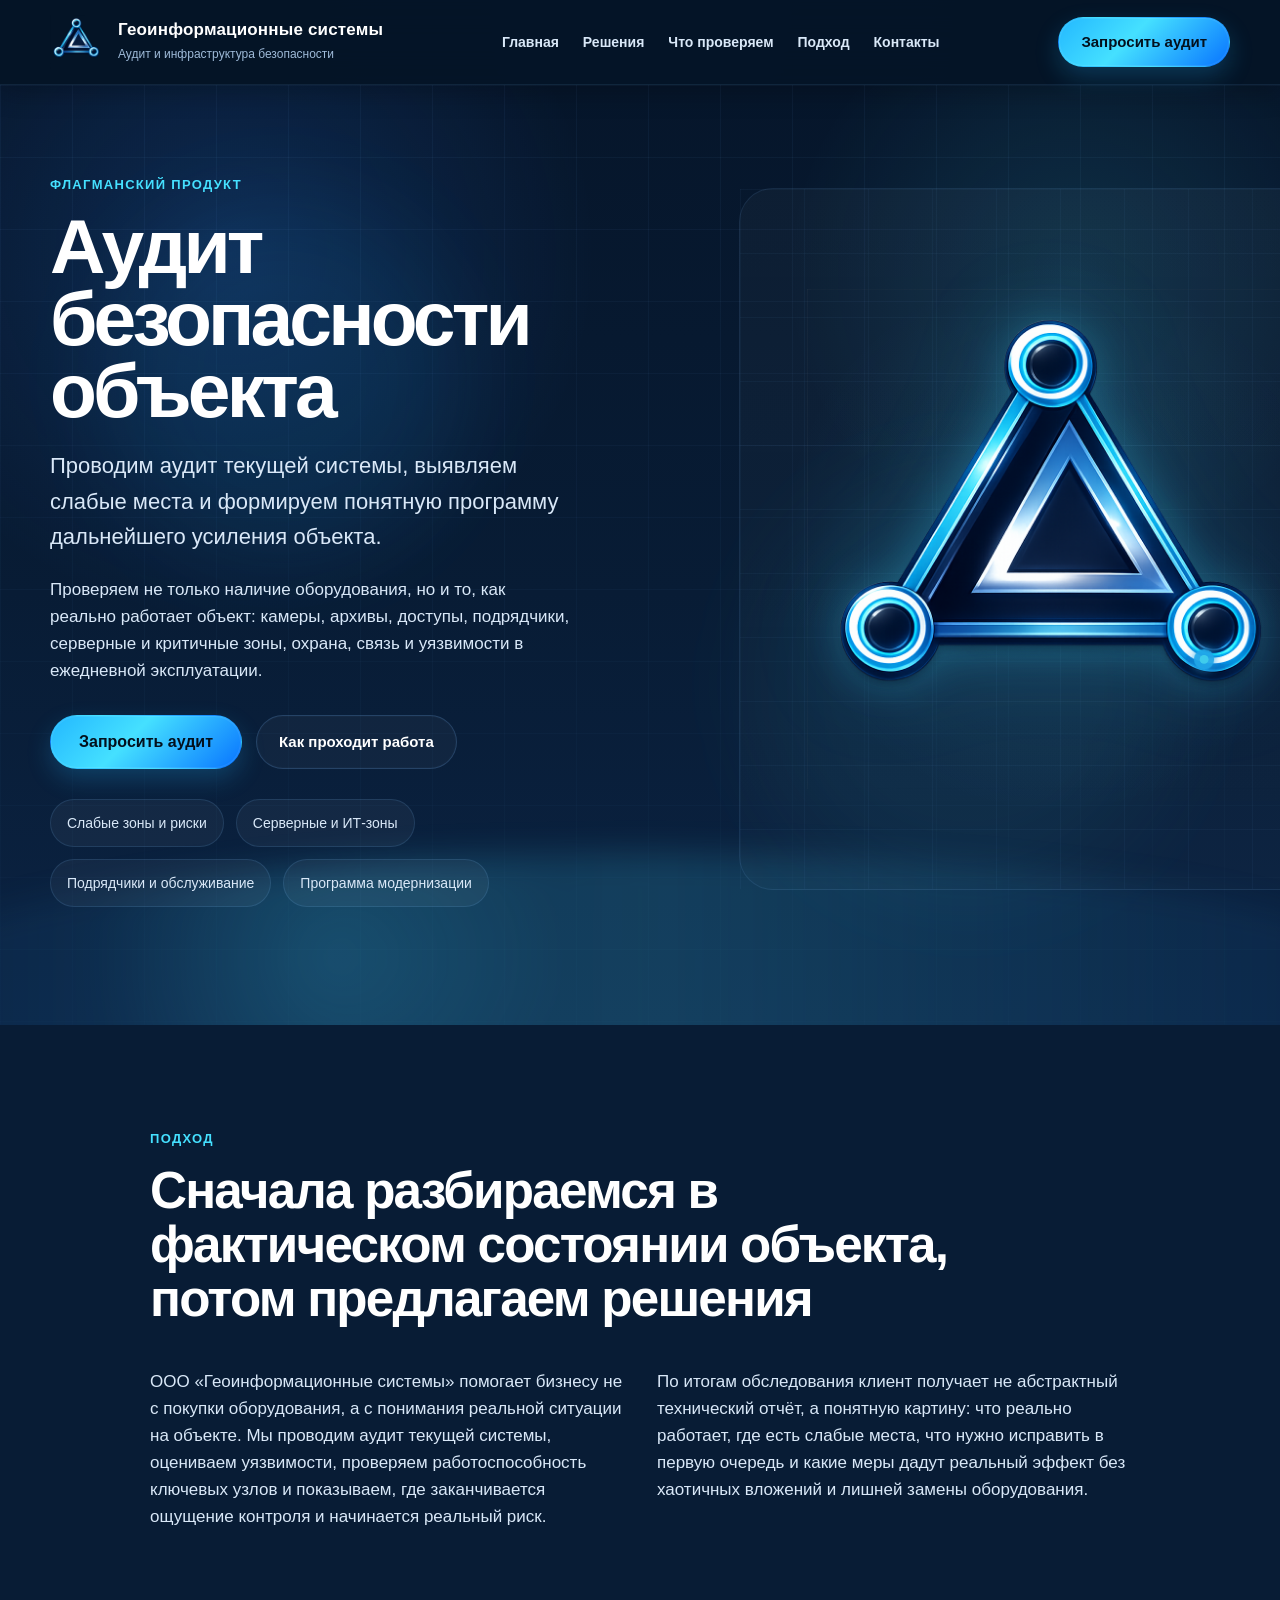
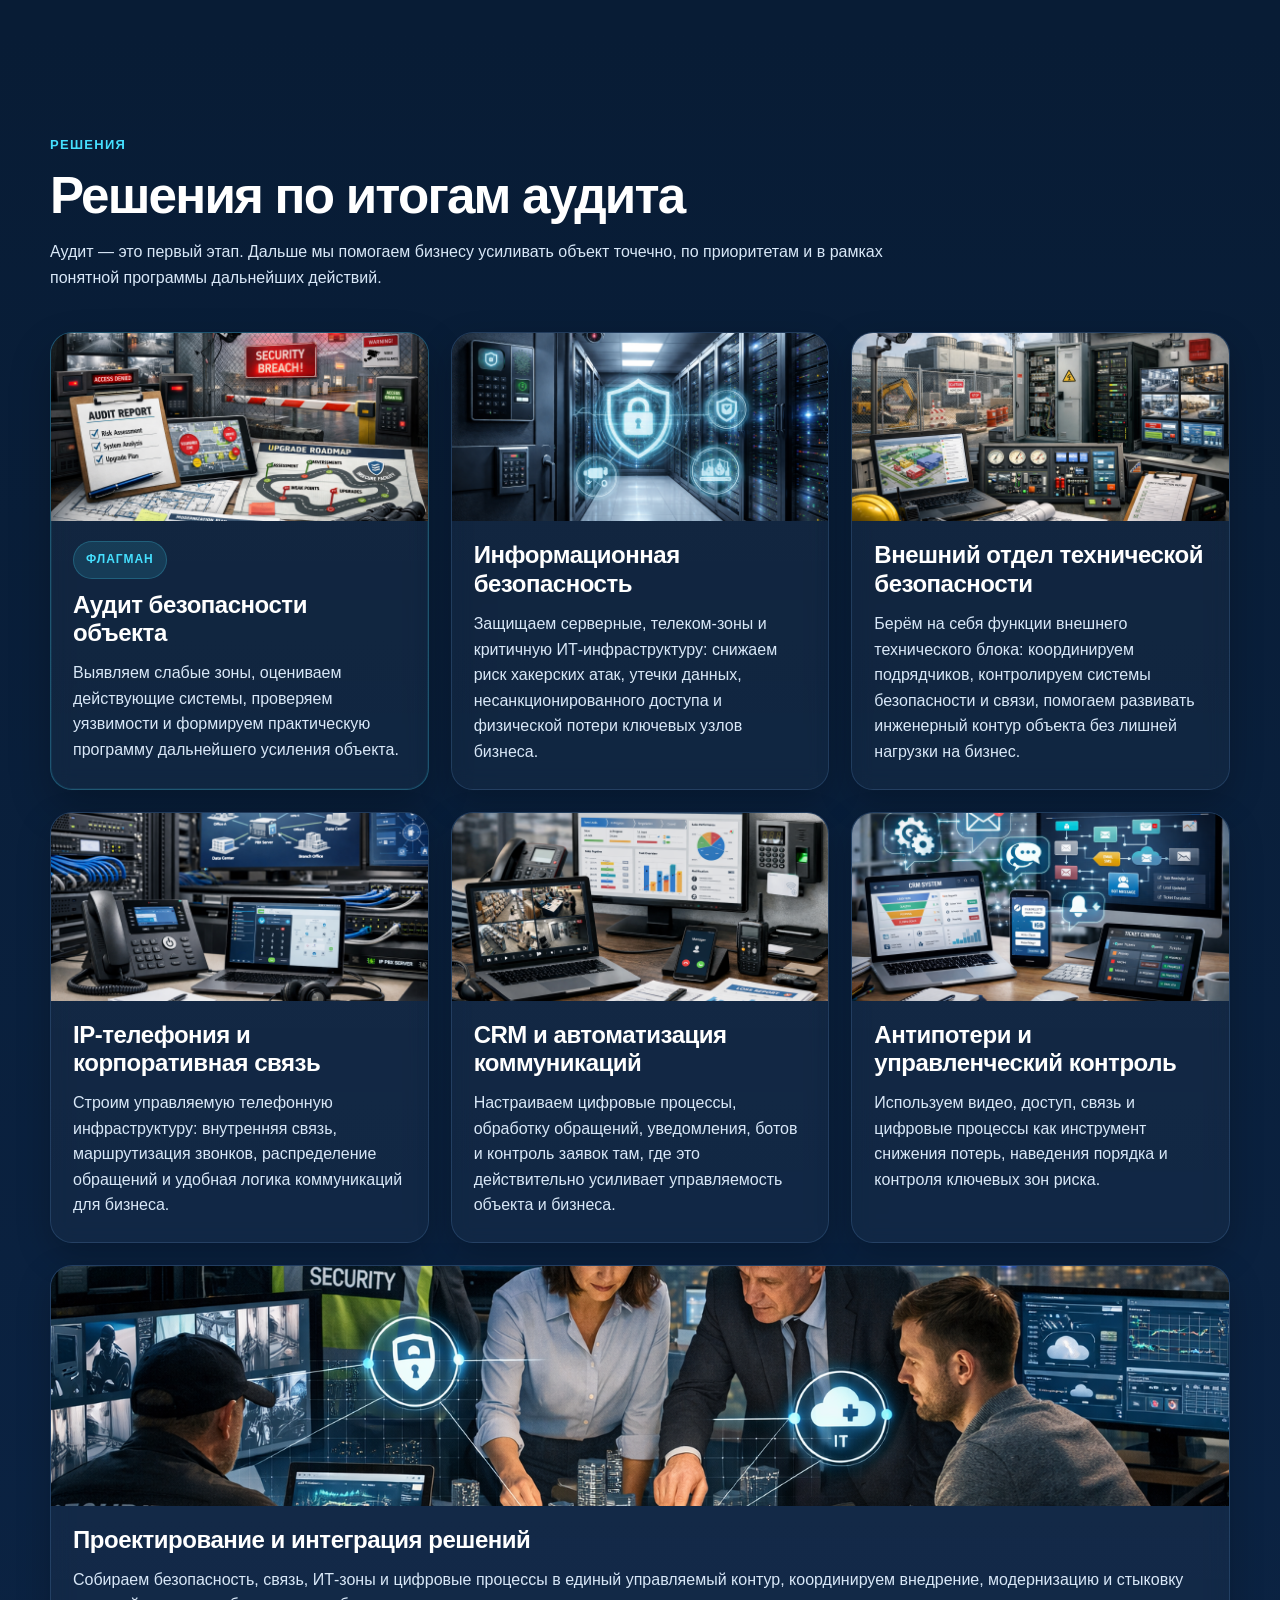
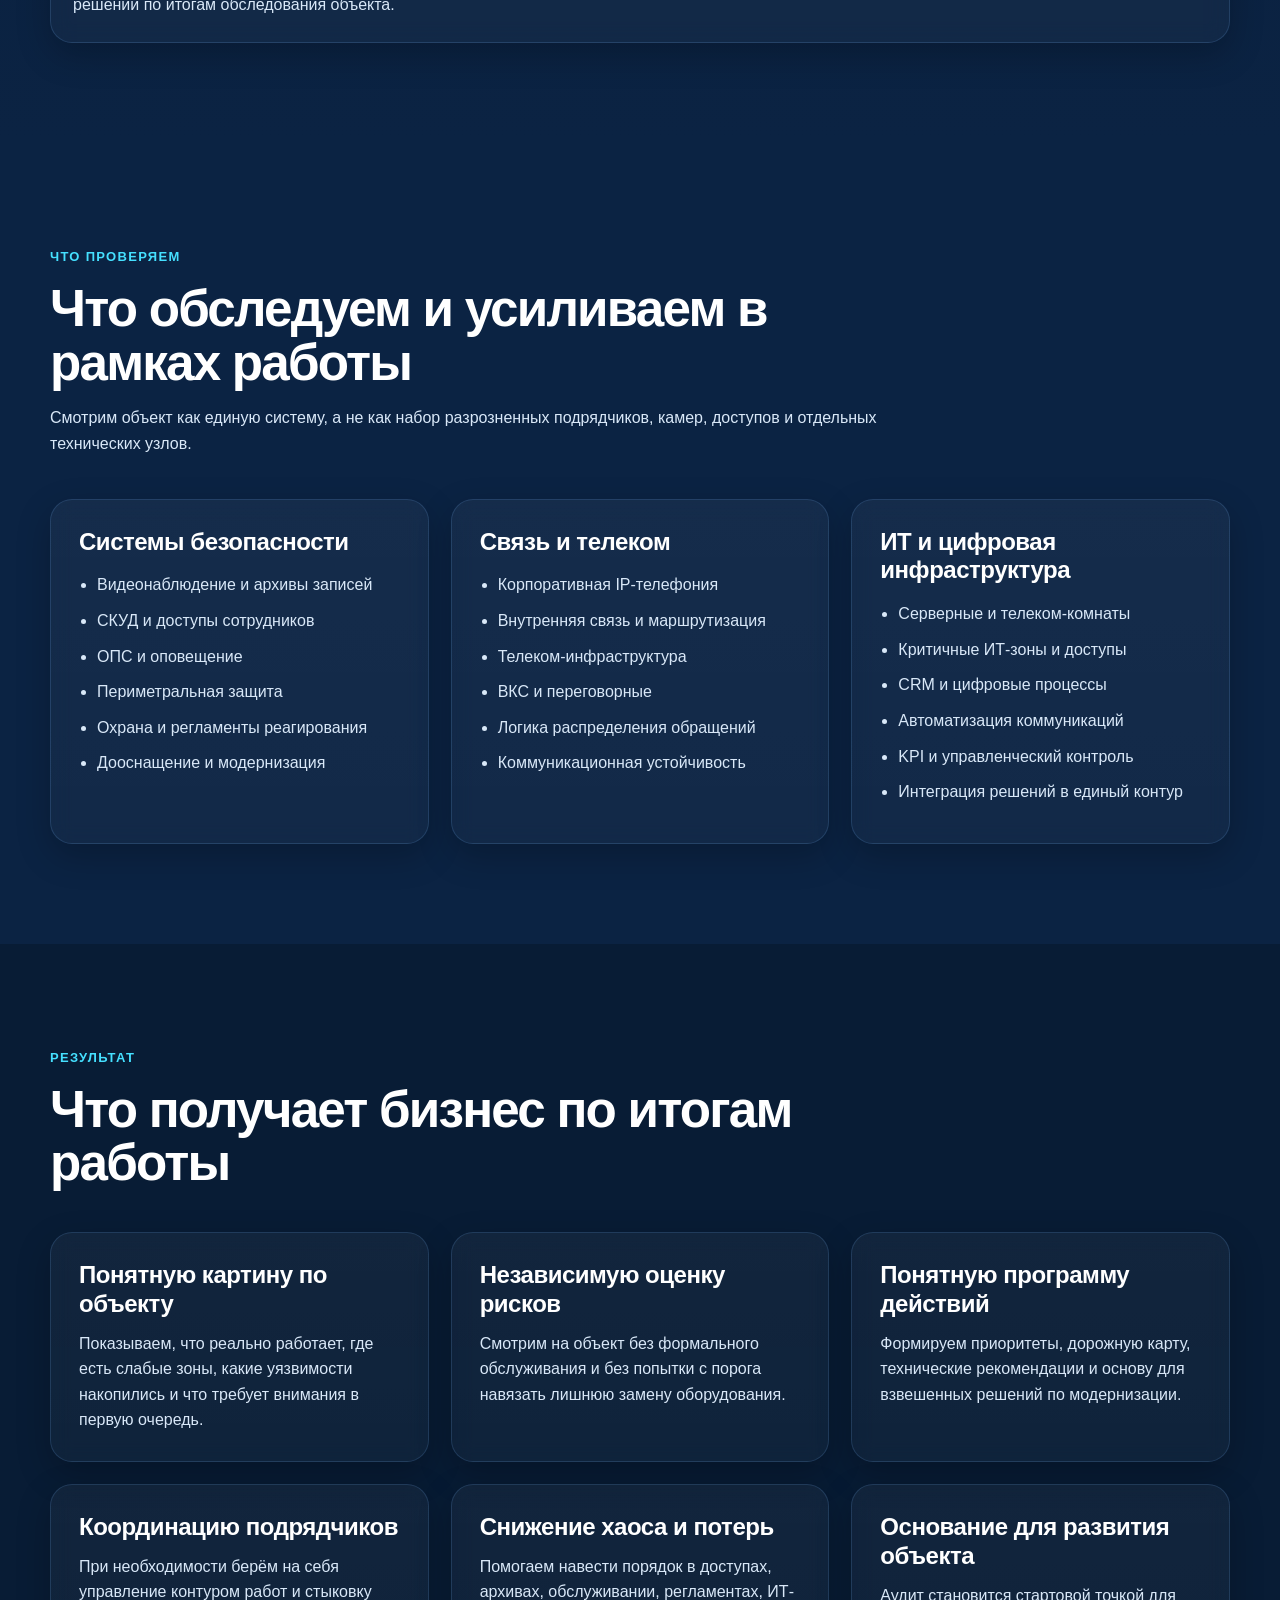
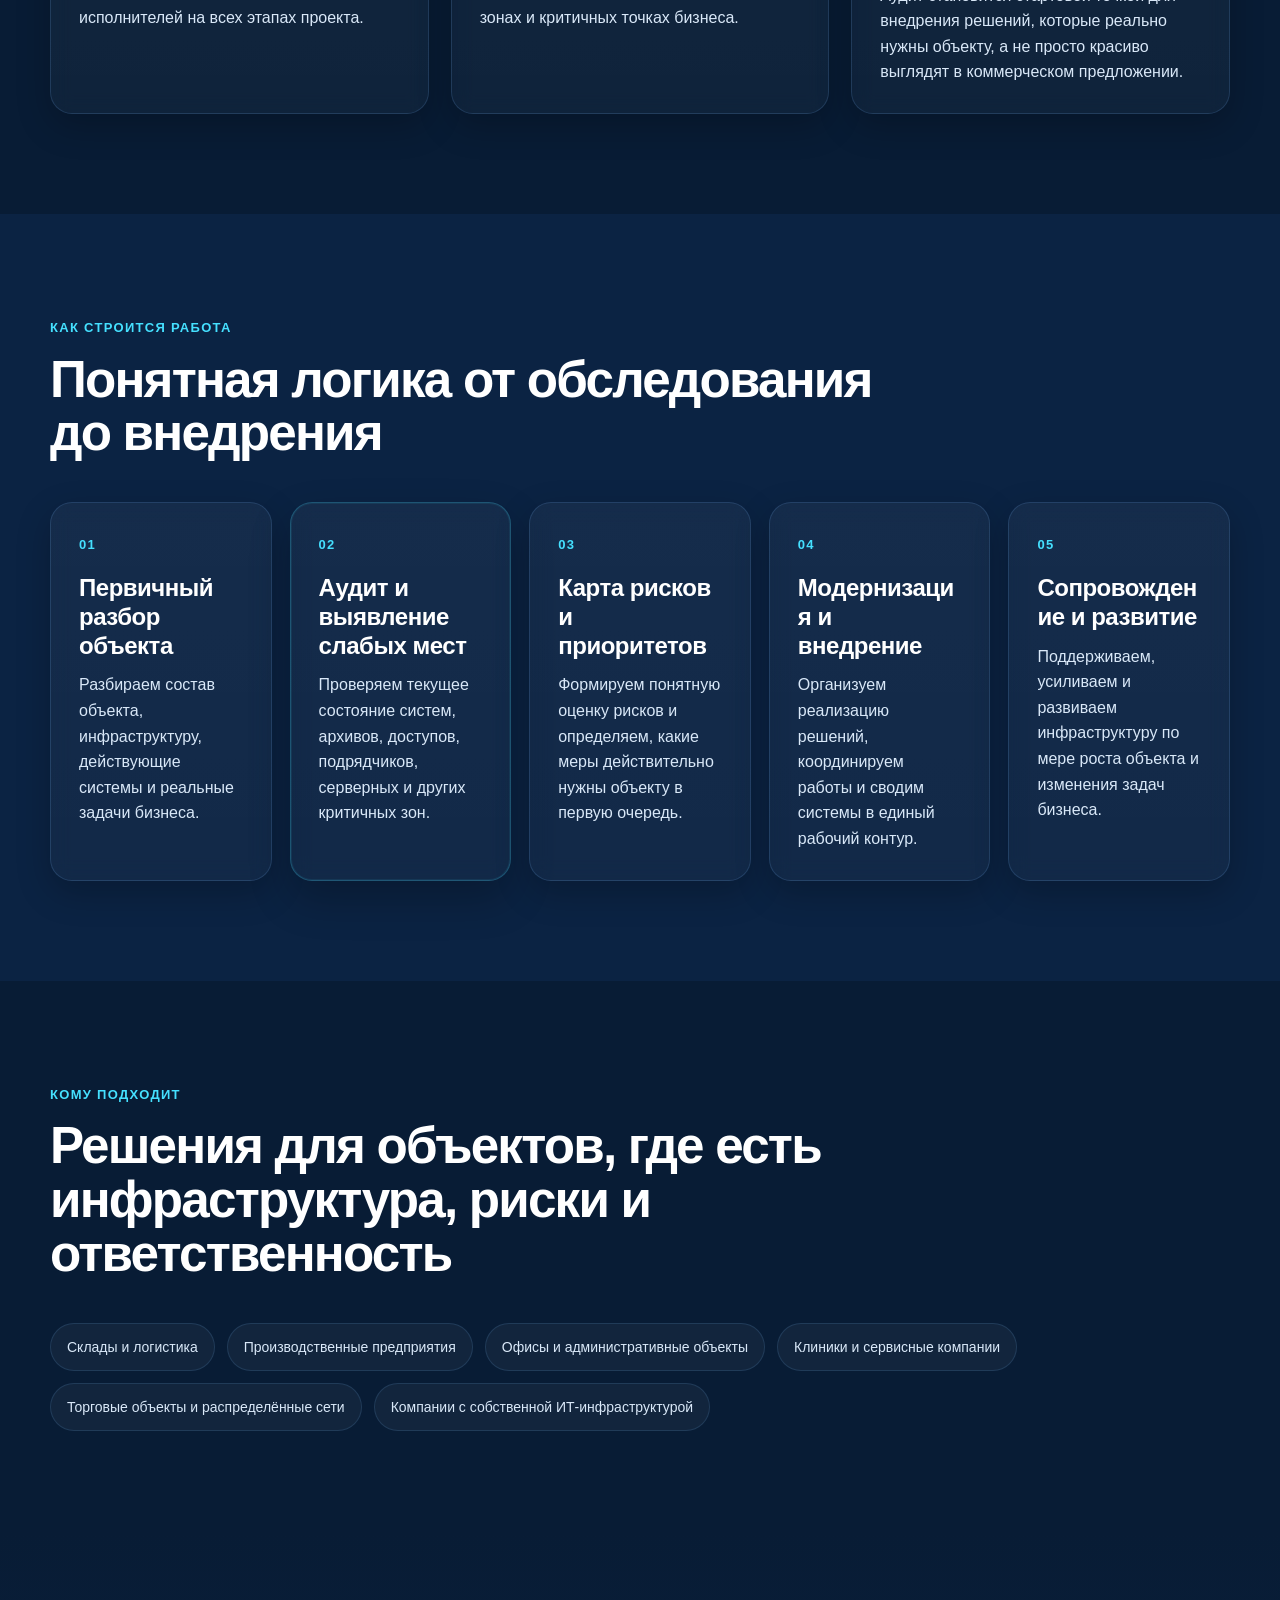
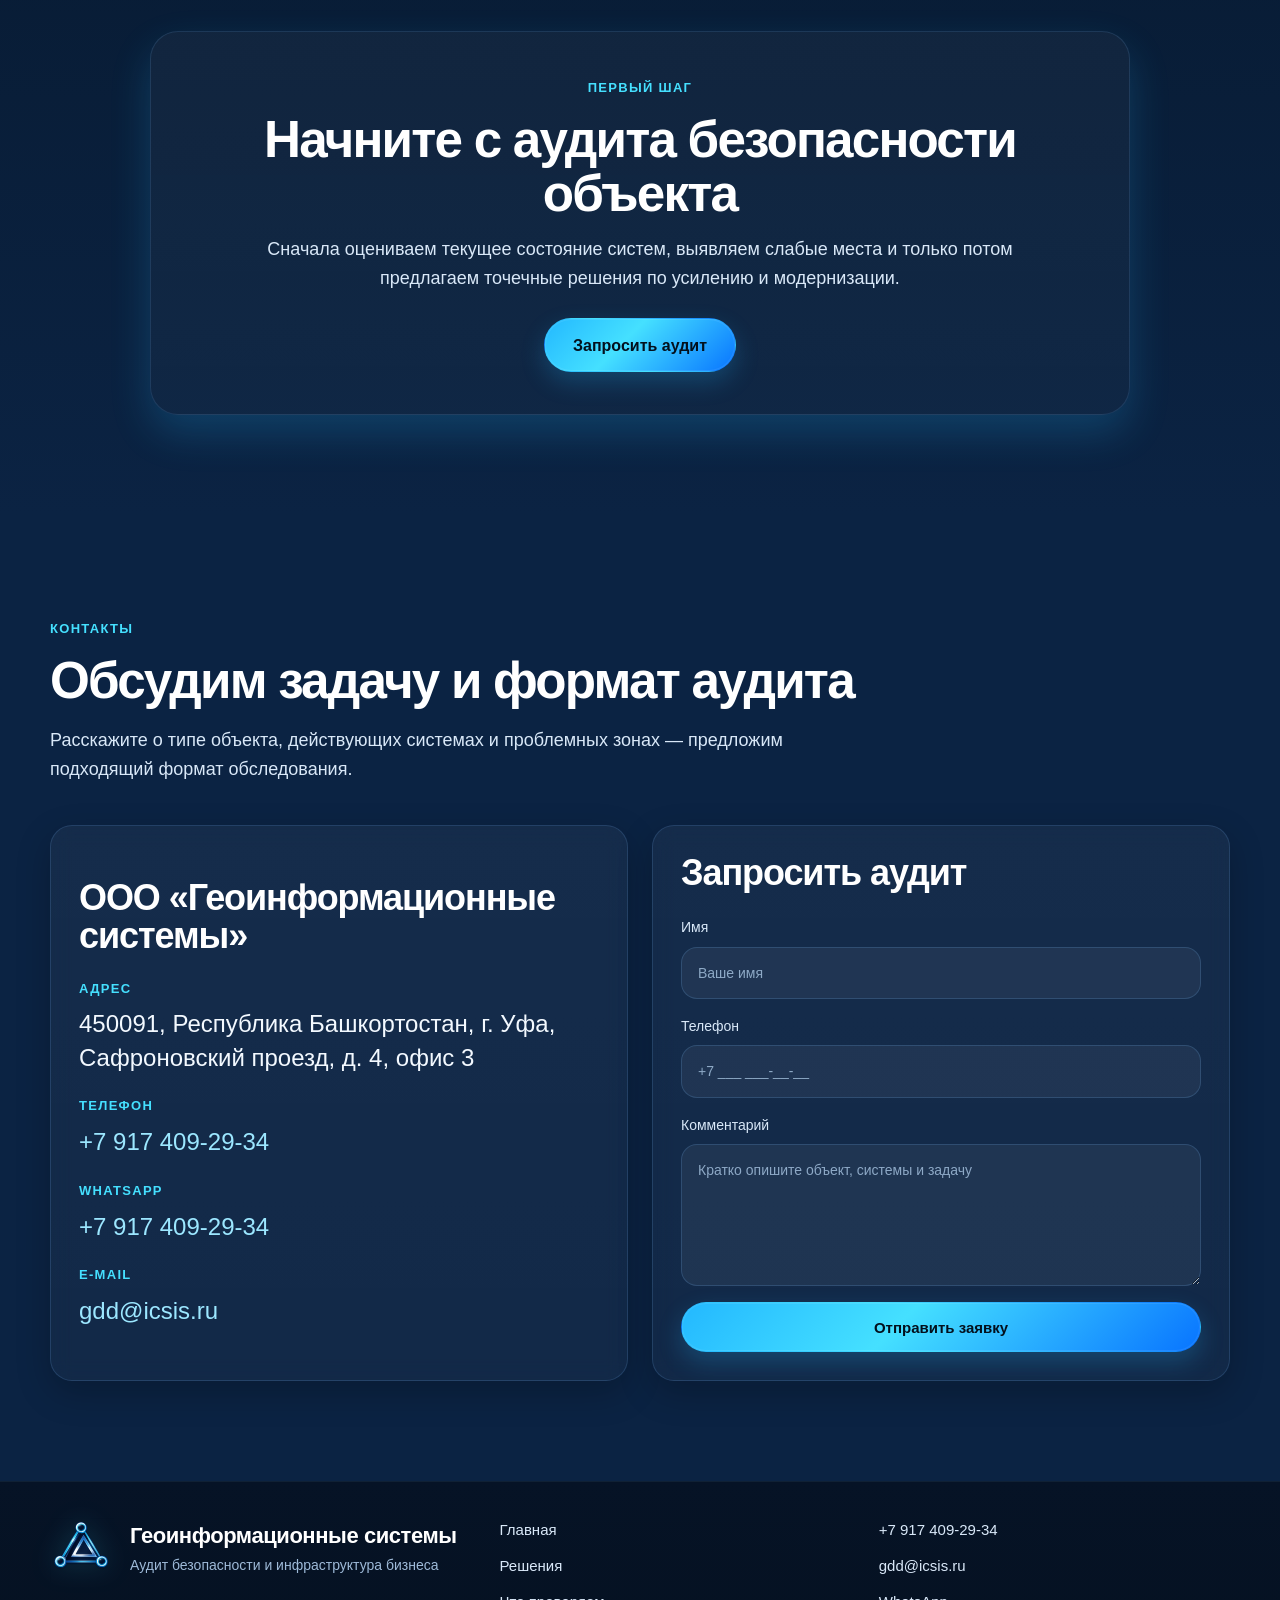
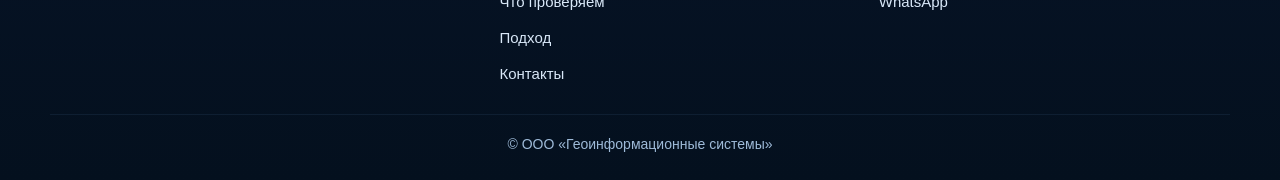
<file: index.html>
<!DOCTYPE html>
<html lang="ru">
<head>
  <meta charset="UTF-8" />
  <meta name="viewport" content="width=device-width, initial-scale=1.0" />
  <title>Аудит безопасности объекта | ООО «Геоинформационные системы»</title>
  <meta
    name="description"
    content="Аудит безопасности объекта: обследование систем, выявление слабых мест, оценка рисков и программа дальнейшего усиления объекта без лишней замены оборудования."
  />
  <link rel="stylesheet" href="style.css" />
</head>
<body>
  <header class="site-header">
    <div class="container header-container">
      <a href="#top" class="brand" aria-label="На главную">
        <div class="brand-logo">
          <img
            src="images/logo.png"
            alt="Логотип Геоинформационные системы"
            class="logo-img logo-img-small"
          />
        </div>
        <div class="brand-text">
          <span class="brand-title">Геоинформационные системы</span>
          <span class="brand-subtitle">Аудит и инфраструктура безопасности</span>
        </div>
      </a>

      <nav class="main-nav" aria-label="Основная навигация">
        <a href="#hero">Главная</a>
        <a href="#solutions">Решения</a>
        <a href="#services">Что проверяем</a>
        <a href="#about">Подход</a>
        <a href="#contacts">Контакты</a>
      </nav>

      <a class="button button-primary header-button" href="#contacts">Запросить аудит</a>
    </div>
  </header>

  <main id="top">
    <section class="hero hero-audit" id="hero">
      <div class="hero-bg-grid"></div>
      <div class="hero-bg-glow hero-bg-glow-1"></div>
      <div class="hero-bg-glow hero-bg-glow-2"></div>

      <div class="container hero-container hero-container-split">
        <div class="hero-content">
          <div class="hero-title-block">
            <span class="section-label hero-kicker">Флагманский продукт</span>
            <h1>Аудит безопасности объекта</h1>
          </div>

          <p class="hero-description hero-description-audit">
            Проводим аудит текущей системы, выявляем слабые места и формируем понятную
            программу дальнейшего усиления объекта.
          </p>

          <p class="hero-lead">
            Проверяем не только наличие оборудования, но и то, как реально работает
            объект: камеры, архивы, доступы, подрядчики, серверные и критичные зоны,
            охрана, связь и уязвимости в ежедневной эксплуатации.
          </p>

          <div class="hero-buttons">
            <a class="button button-primary button-primary-large" href="#contacts">Запросить аудит</a>
            <a class="button button-secondary" href="#process">Как проходит работа</a>
          </div>

          <div class="hero-tags">
            <span>Слабые зоны и риски</span>
            <span>Серверные и ИТ-зоны</span>
            <span>Подрядчики и обслуживание</span>
            <span>Программа модернизации</span>
          </div>
        </div>

        <div class="hero-visual">
          <div class="hero-visual-frame">
            <div class="hero-logo-card">
              <img
                src="images/logo.png"
                alt="Логотип Геоинформационные системы"
                class="hero-main-logo"
              />

              <svg class="logo-light-overlay" viewBox="0 0 1000 1000" aria-hidden="true">
                <defs>
                  <filter id="logoGlow" x="-200%" y="-200%" width="400%" height="400%">
                    <feGaussianBlur stdDeviation="8" result="blur"></feGaussianBlur>
                    <feMerge>
                      <feMergeNode in="blur"></feMergeNode>
                      <feMergeNode in="SourceGraphic"></feMergeNode>
                    </feMerge>
                  </filter>

                  <path
                    id="outerTrianglePath"
                    d="M 500 120 L 760 690 L 240 690 Z"
                    fill="none"
                  ></path>
                </defs>

                <circle class="logo-light-glow" r="16" filter="url(#logoGlow)">
                  <animateMotion dur="7s" repeatCount="indefinite" rotate="auto">
                    <mpath href="#outerTrianglePath"></mpath>
                  </animateMotion>

                  <animate
                    attributeName="fill"
                    values="#ffffff; #23b8ff; #0a1630; #ffffff"
                    dur="7s"
                    repeatCount="indefinite"
                  ></animate>
                </circle>

                <circle class="logo-light-core" r="7">
                  <animateMotion dur="7s" repeatCount="indefinite" rotate="auto">
                    <mpath href="#outerTrianglePath"></mpath>
                  </animateMotion>

                  <animate
                    attributeName="fill"
                    values="#ffffff; #45e0ff; #11284f; #ffffff"
                    dur="7s"
                    repeatCount="indefinite"
                  ></animate>
                </circle>
              </svg>
            </div>
          </div>
        </div>
      </div>
    </section>

    <section class="section section-about" id="about">
      <div class="container narrow">
        <div class="section-heading section-heading-tight">
          <span class="section-label">Подход</span>
          <h2>Сначала разбираемся в фактическом состоянии объекта, потом предлагаем решения</h2>
        </div>

        <div class="text-columns">
          <p>
            ООО «Геоинформационные системы» помогает бизнесу не с покупки оборудования,
            а с понимания реальной ситуации на объекте. Мы проводим аудит текущей
            системы, оцениваем уязвимости, проверяем работоспособность ключевых узлов
            и показываем, где заканчивается ощущение контроля и начинается реальный риск.
          </p>
          <p>
            По итогам обследования клиент получает не абстрактный технический отчёт,
            а понятную картину: что реально работает, где есть слабые места, что нужно
            исправить в первую очередь и какие меры дадут реальный эффект без хаотичных
            вложений и лишней замены оборудования.
          </p>
        </div>
      </div>
    </section>

    <section class="section section-solutions" id="solutions">
      <div class="container">
        <div class="section-heading">
          <span class="section-label">Решения</span>
          <h2>Решения по итогам аудита</h2>
          <p>
            Аудит — это первый этап. Дальше мы помогаем бизнесу усиливать объект
            точечно, по приоритетам и в рамках понятной программы дальнейших действий.
          </p>
        </div>

        <div class="cards-grid cards-grid-3">
          <a class="card solution-card solution-link-card solution-card-featured" href="audit-bezopasnosti-obekta.html">
            <img src="images/audit.png" alt="Аудит безопасности объекта" class="solution-image">
            <div class="solution-content">
              <span class="solution-badge">Флагман</span>
              <h3>Аудит безопасности объекта</h3>
              <p>
                Выявляем слабые зоны, оцениваем действующие системы, проверяем уязвимости
                и формируем практическую программу дальнейшего усиления объекта.
              </p>
            </div>
          </a>

          <a class="card solution-card solution-link-card" href="informatsionnaya-bezopasnost-servernykh-i-it-zon.html">
            <img src="images/server-security.png" alt="Информационная безопасность серверных и критичных ИТ-зон" class="solution-image">
            <div class="solution-content">
              <h3>Информационная безопасность</h3>
              <p>
                Защищаем серверные, телеком-зоны и критичную ИТ-инфраструктуру:
                снижаем риск хакерских атак, утечки данных, несанкционированного доступа
                и физической потери ключевых узлов бизнеса.
              </p>
            </div>
          </a>

          <a class="card solution-card solution-link-card" href="vneshniy-otdel-tekhnicheskoy-bezopasnosti.html">
            <img src="images/external-security-office.png" alt="Внешний отдел технической безопасности" class="solution-image">
            <div class="solution-content">
              <h3>Внешний отдел технической безопасности</h3>
              <p>
                Берём на себя функции внешнего технического блока: координируем
                подрядчиков, контролируем системы безопасности и связи, помогаем
                развивать инженерный контур объекта без лишней нагрузки на бизнес.
              </p>
            </div>
          </a>

          <article class="card solution-card">
            <img src="images/ip-telephony.png" alt="IP-телефония и корпоративная связь" class="solution-image">
            <div class="solution-content">
              <h3>IP-телефония и корпоративная связь</h3>
              <p>
                Строим управляемую телефонную инфраструктуру: внутренняя связь,
                маршрутизация звонков, распределение обращений и удобная логика
                коммуникаций для бизнеса.
              </p>
            </div>
          </article>

          <article class="card solution-card">
            <img src="images/crm-automation.png" alt="CRM и автоматизация коммуникаций" class="solution-image">
            <div class="solution-content">
              <h3>CRM и автоматизация коммуникаций</h3>
              <p>
                Настраиваем цифровые процессы, обработку обращений, уведомления, ботов
                и контроль заявок там, где это действительно усиливает управляемость
                объекта и бизнеса.
              </p>
            </div>
          </article>

          <article class="card solution-card">
            <img src="images/anti-loss-control.png" alt="Антипотери и управленческий контроль" class="solution-image">
            <div class="solution-content">
              <h3>Антипотери и управленческий контроль</h3>
              <p>
                Используем видео, доступ, связь и цифровые процессы как инструмент
                снижения потерь, наведения порядка и контроля ключевых зон риска.
              </p>
            </div>
          </article>

          <article class="card solution-card solution-card-wide">
            <img src="images/project-office.png" alt="Проектный офис по инфраструктуре бизнеса" class="solution-image solution-image-wide">
            <div class="solution-content">
              <h3>Проектирование и интеграция решений</h3>
              <p>
                Собираем безопасность, связь, ИТ-зоны и цифровые процессы в единый
                управляемый контур, координируем внедрение, модернизацию и стыковку решений
                по итогам обследования объекта.
              </p>
            </div>
          </article>
        </div>
      </div>
    </section>

    <section class="section section-services" id="services">
      <div class="container">
        <div class="section-heading">
          <span class="section-label">Что проверяем</span>
          <h2>Что обследуем и усиливаем в рамках работы</h2>
          <p>
            Смотрим объект как единую систему, а не как набор разрозненных подрядчиков,
            камер, доступов и отдельных технических узлов.
          </p>
        </div>

        <div class="services-columns">
          <article class="service-list card">
            <h3>Системы безопасности</h3>
            <ul>
              <li>Видеонаблюдение и архивы записей</li>
              <li>СКУД и доступы сотрудников</li>
              <li>ОПС и оповещение</li>
              <li>Периметральная защита</li>
              <li>Охрана и регламенты реагирования</li>
              <li>Дооснащение и модернизация</li>
            </ul>
          </article>

          <article class="service-list card">
            <h3>Связь и телеком</h3>
            <ul>
              <li>Корпоративная IP-телефония</li>
              <li>Внутренняя связь и маршрутизация</li>
              <li>Телеком-инфраструктура</li>
              <li>ВКС и переговорные</li>
              <li>Логика распределения обращений</li>
              <li>Коммуникационная устойчивость</li>
            </ul>
          </article>

          <article class="service-list card">
            <h3>ИТ и цифровая инфраструктура</h3>
            <ul>
              <li>Серверные и телеком-комнаты</li>
              <li>Критичные ИТ-зоны и доступы</li>
              <li>CRM и цифровые процессы</li>
              <li>Автоматизация коммуникаций</li>
              <li>KPI и управленческий контроль</li>
              <li>Интеграция решений в единый контур</li>
            </ul>
          </article>
        </div>
      </div>
    </section>

    <section class="section section-benefits">
      <div class="container">
        <div class="section-heading">
          <span class="section-label">Результат</span>
          <h2>Что получает бизнес по итогам работы</h2>
        </div>

        <div class="benefits-grid">
          <article class="benefit-item card">
            <h3>Понятную картину по объекту</h3>
            <p>
              Показываем, что реально работает, где есть слабые зоны, какие уязвимости
              накопились и что требует внимания в первую очередь.
            </p>
          </article>

          <article class="benefit-item card">
            <h3>Независимую оценку рисков</h3>
            <p>
              Смотрим на объект без формального обслуживания и без попытки с порога
              навязать лишнюю замену оборудования.
            </p>
          </article>

          <article class="benefit-item card">
            <h3>Понятную программу действий</h3>
            <p>
              Формируем приоритеты, дорожную карту, технические рекомендации и основу
              для взвешенных решений по модернизации.
            </p>
          </article>

          <article class="benefit-item card">
            <h3>Координацию подрядчиков</h3>
            <p>
              При необходимости берём на себя управление контуром работ и стыковку
              исполнителей на всех этапах проекта.
            </p>
          </article>

          <article class="benefit-item card">
            <h3>Снижение хаоса и потерь</h3>
            <p>
              Помогаем навести порядок в доступах, архивах, обслуживании, регламентах,
              ИТ-зонах и критичных точках бизнеса.
            </p>
          </article>

          <article class="benefit-item card">
            <h3>Основание для развития объекта</h3>
            <p>
              Аудит становится стартовой точкой для внедрения решений, которые реально
              нужны объекту, а не просто красиво выглядят в коммерческом предложении.
            </p>
          </article>
        </div>
      </div>
    </section>

    <section class="section section-process" id="process">
      <div class="container">
        <div class="section-heading">
          <span class="section-label">Как строится работа</span>
          <h2>Понятная логика от обследования до внедрения</h2>
        </div>

        <div class="process-grid">
          <article class="process-step card">
            <span class="step-number">01</span>
            <h3>Первичный разбор объекта</h3>
            <p>
              Разбираем состав объекта, инфраструктуру, действующие системы и реальные
              задачи бизнеса.
            </p>
          </article>

          <article class="process-step card process-step-accent">
            <span class="step-number">02</span>
            <h3>Аудит и выявление слабых мест</h3>
            <p>
              Проверяем текущее состояние систем, архивов, доступов, подрядчиков,
              серверных и других критичных зон.
            </p>
          </article>

          <article class="process-step card">
            <span class="step-number">03</span>
            <h3>Карта рисков и приоритетов</h3>
            <p>
              Формируем понятную оценку рисков и определяем, какие меры действительно
              нужны объекту в первую очередь.
            </p>
          </article>

          <article class="process-step card">
            <span class="step-number">04</span>
            <h3>Модернизация и внедрение</h3>
            <p>
              Организуем реализацию решений, координируем работы и сводим системы
              в единый рабочий контур.
            </p>
          </article>

          <article class="process-step card">
            <span class="step-number">05</span>
            <h3>Сопровождение и развитие</h3>
            <p>
              Поддерживаем, усиливаем и развиваем инфраструктуру по мере роста
              объекта и изменения задач бизнеса.
            </p>
          </article>
        </div>
      </div>
    </section>

    <section class="section section-industries">
      <div class="container">
        <div class="section-heading">
          <span class="section-label">Кому подходит</span>
          <h2>Решения для объектов, где есть инфраструктура, риски и ответственность</h2>
        </div>

        <div class="industry-tags">
          <span>Склады и логистика</span>
          <span>Производственные предприятия</span>
          <span>Офисы и административные объекты</span>
          <span>Клиники и сервисные компании</span>
          <span>Торговые объекты и распределённые сети</span>
          <span>Компании с собственной ИТ-инфраструктурой</span>
        </div>
      </div>
    </section>

    <section class="section section-cta">
      <div class="container narrow cta-box cta-box-audit">
        <span class="section-label">Первый шаг</span>
        <h2>Начните с аудита безопасности объекта</h2>
        <p>
          Сначала оцениваем текущее состояние систем, выявляем слабые места и только
          потом предлагаем точечные решения по усилению и модернизации.
        </p>
        <a class="button button-primary button-primary-large" href="#contacts">Запросить аудит</a>
      </div>
    </section>

    <section class="section section-contacts" id="contacts">
      <div class="container">
        <div class="section-heading section-heading-contacts">
          <span class="section-label">Контакты</span>
          <h2>Обсудим задачу и формат аудита</h2>
          <p>
            Расскажите о типе объекта, действующих системах и проблемных зонах —
            предложим подходящий формат обследования.
          </p>
        </div>

        <div class="contacts-grid contacts-grid-improved">
          <div class="contact-card card contact-card-info">
            <h3>ООО «Геоинформационные системы»</h3>

            <div class="contact-list">
              <div class="contact-row">
                <span class="contact-label">Адрес</span>
                <p>450091, Республика Башкортостан, г. Уфа, Сафроновский проезд, д. 4, офис 3</p>
              </div>

              <div class="contact-row">
                <span class="contact-label">Телефон</span>
                <p><a href="tel:+79174092934">+7 917 409-29-34</a></p>
              </div>

              <div class="contact-row">
                <span class="contact-label">WhatsApp</span>
                <p><a href="https://wa.me/79174092934" target="_blank" rel="noopener noreferrer">+7 917 409-29-34</a></p>
              </div>

              <div class="contact-row">
                <span class="contact-label">E-mail</span>
                <p><a href="mailto:gdd@icsis.ru">gdd@icsis.ru</a></p>
              </div>
            </div>
          </div>

          <div class="contact-card card contact-card-form">
            <h3>Запросить аудит</h3>
            <form class="contact-form">
              <label>
                Имя
                <input type="text" name="name" placeholder="Ваше имя" />
              </label>

              <label>
                Телефон
                <input type="tel" name="phone" placeholder="+7 ___ ___-__-__" />
              </label>

              <label>
                Комментарий
                <textarea name="message" rows="5" placeholder="Кратко опишите объект, системы и задачу"></textarea>
              </label>

              <button type="submit" class="button button-primary">Отправить заявку</button>
            </form>
          </div>
        </div>
      </div>
    </section>
  </main>

  <footer class="site-footer">
    <div class="container footer-container">
      <div class="footer-top">
        <div class="footer-brand-block">
          <img src="images/logo.png" alt="Логотип Геоинформационные системы" class="footer-logo" />
          <div class="footer-brand-text">
            <strong>Геоинформационные системы</strong>
            <span>Аудит безопасности и инфраструктура бизнеса</span>
          </div>
        </div>

        <div class="footer-links">
          <a href="#hero">Главная</a>
          <a href="#solutions">Решения</a>
          <a href="#services">Что проверяем</a>
          <a href="#about">Подход</a>
          <a href="#contacts">Контакты</a>
        </div>

        <div class="footer-contacts">
          <a href="tel:+79174092934">+7 917 409-29-34</a>
          <a href="mailto:gdd@icsis.ru">gdd@icsis.ru</a>
          <a href="https://wa.me/79174092934" target="_blank" rel="noopener noreferrer">WhatsApp</a>
        </div>
      </div>

      <div class="footer-bottom">
        <span>© ООО «Геоинформационные системы»</span>
      </div>
    </div>
  </footer>
</body>
</html>
</file>
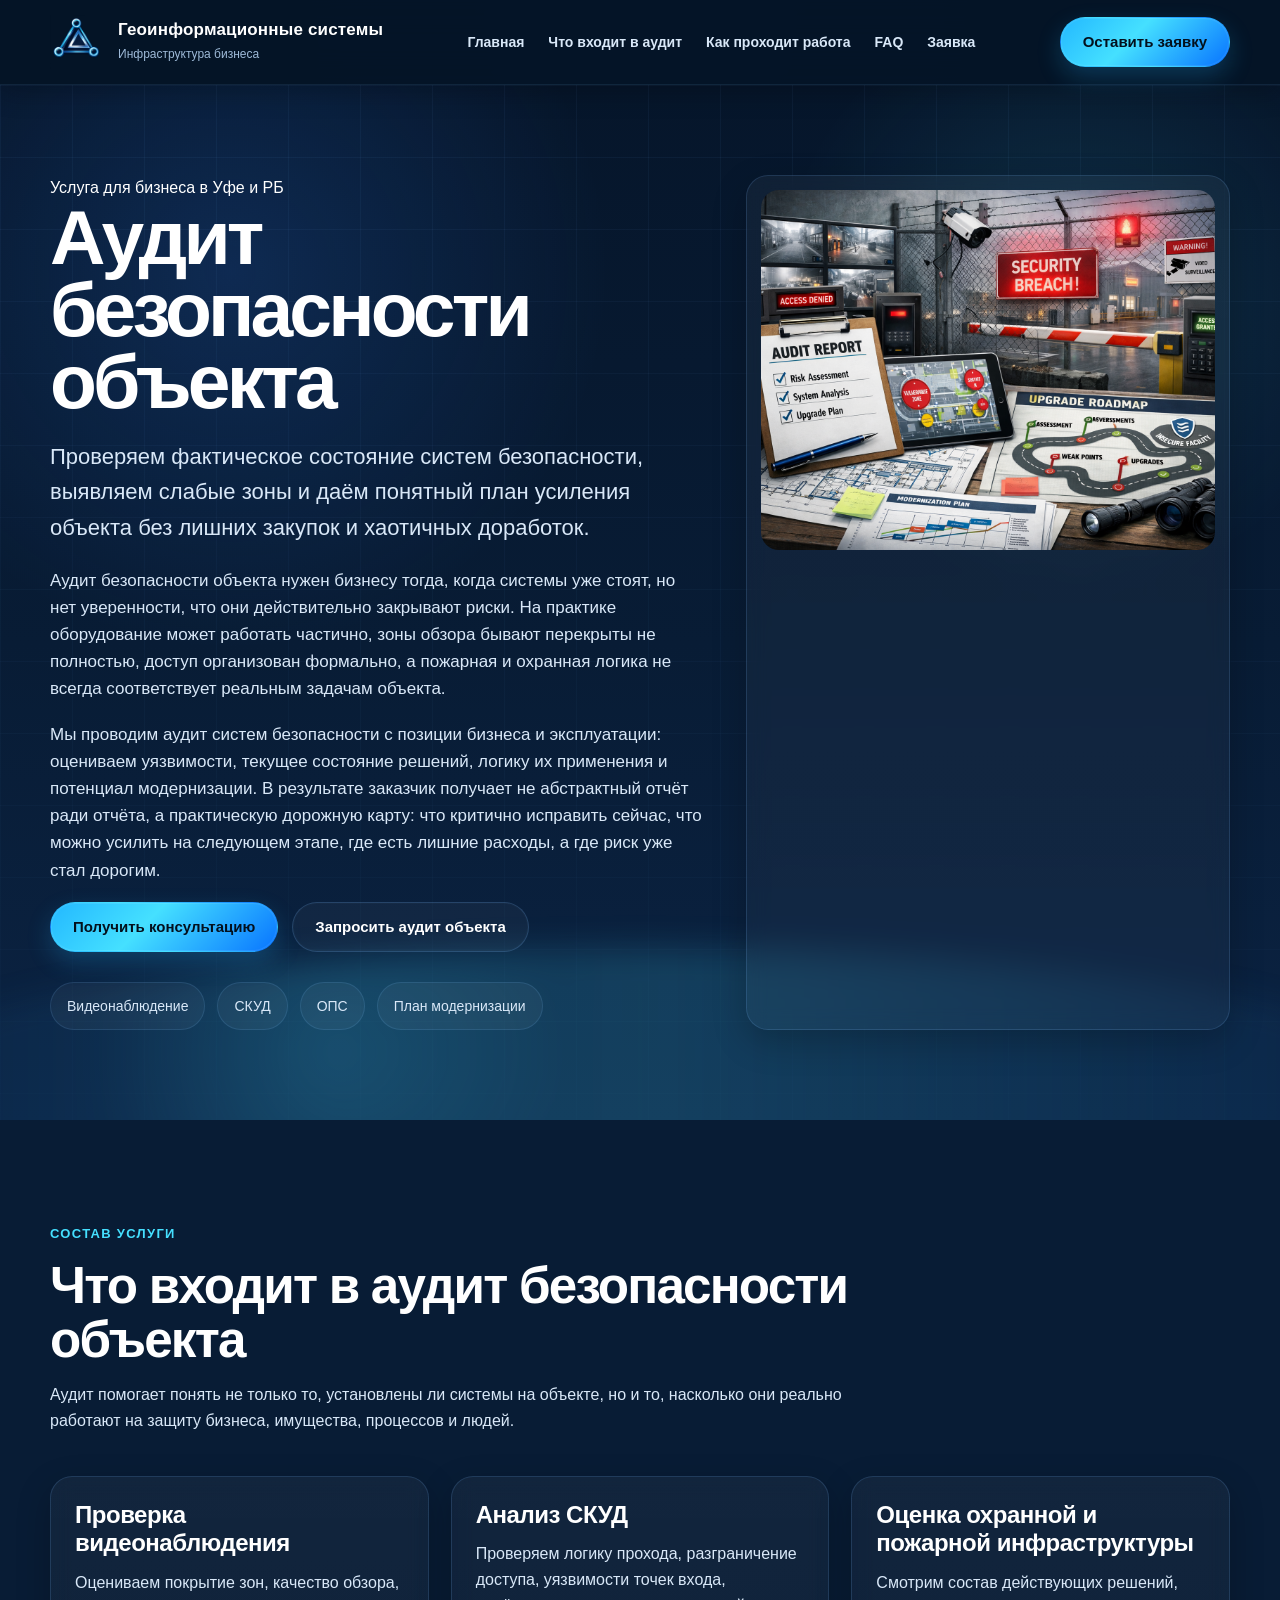
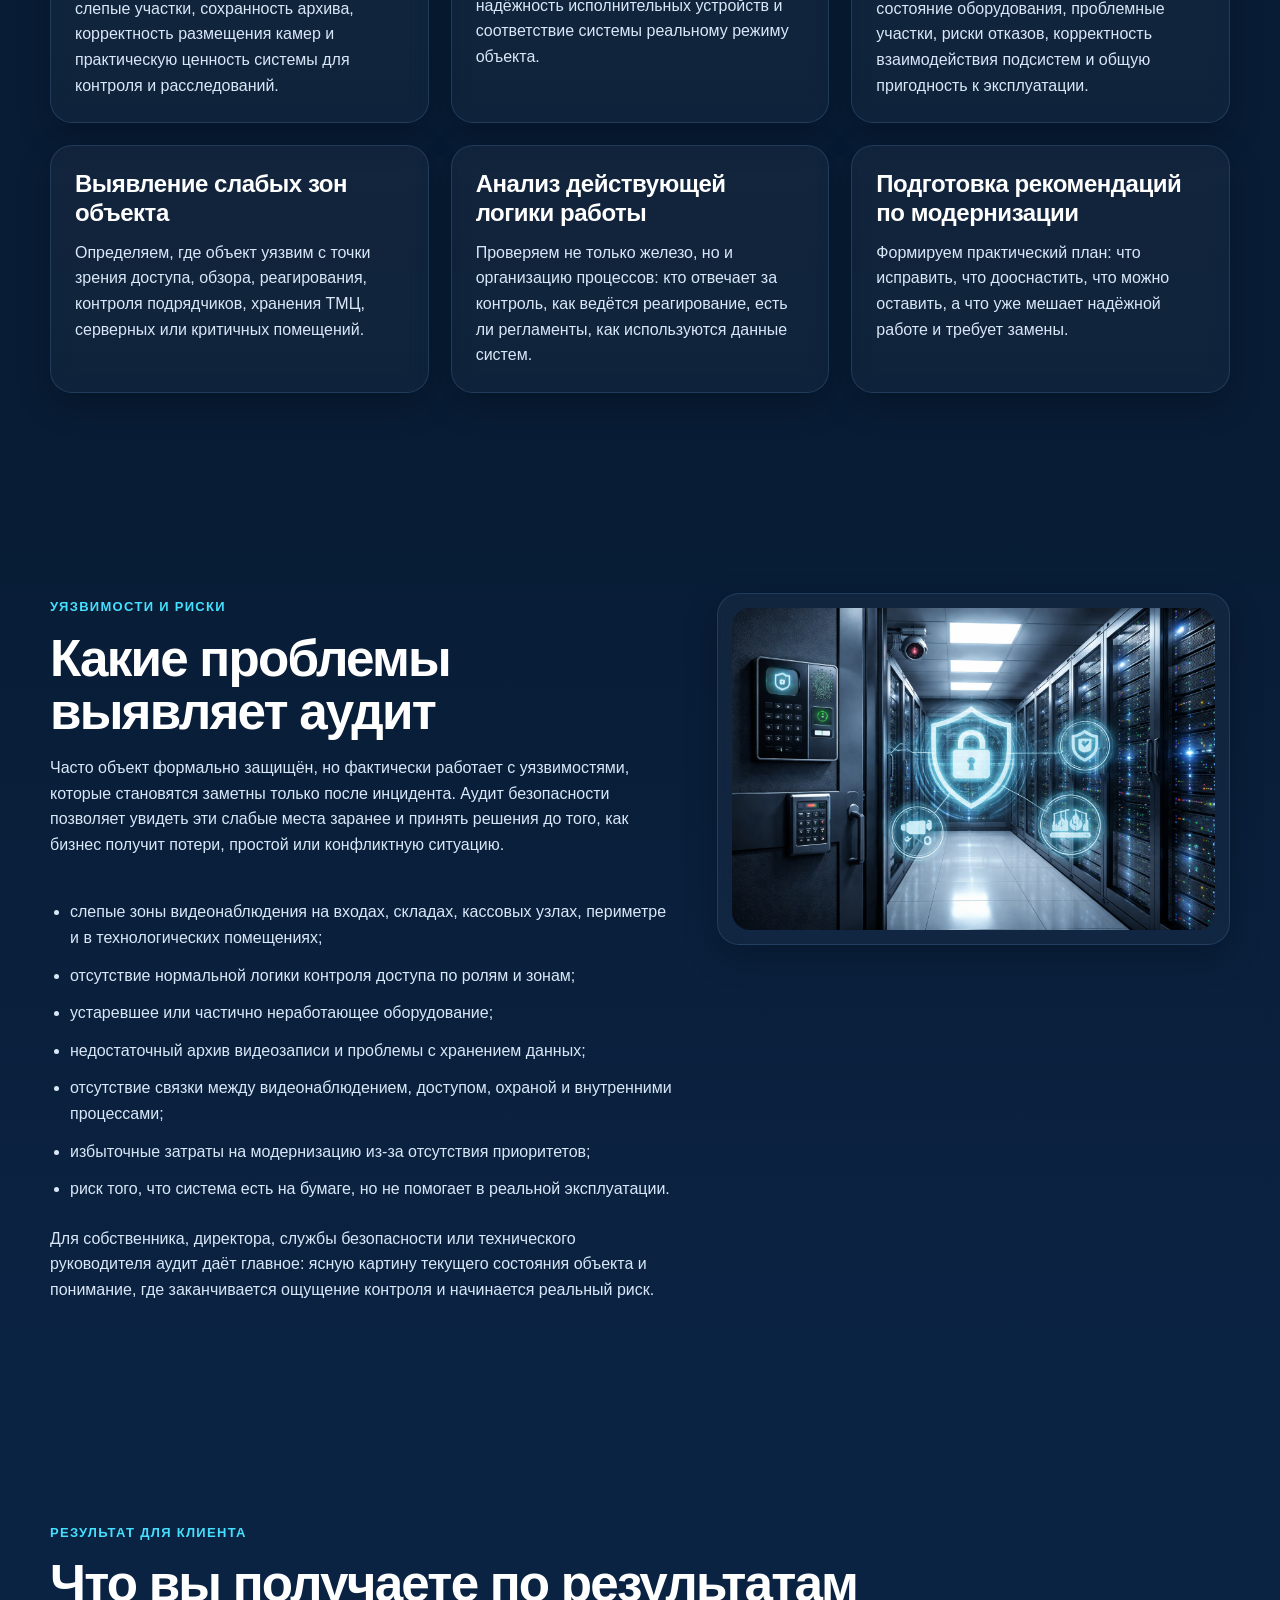
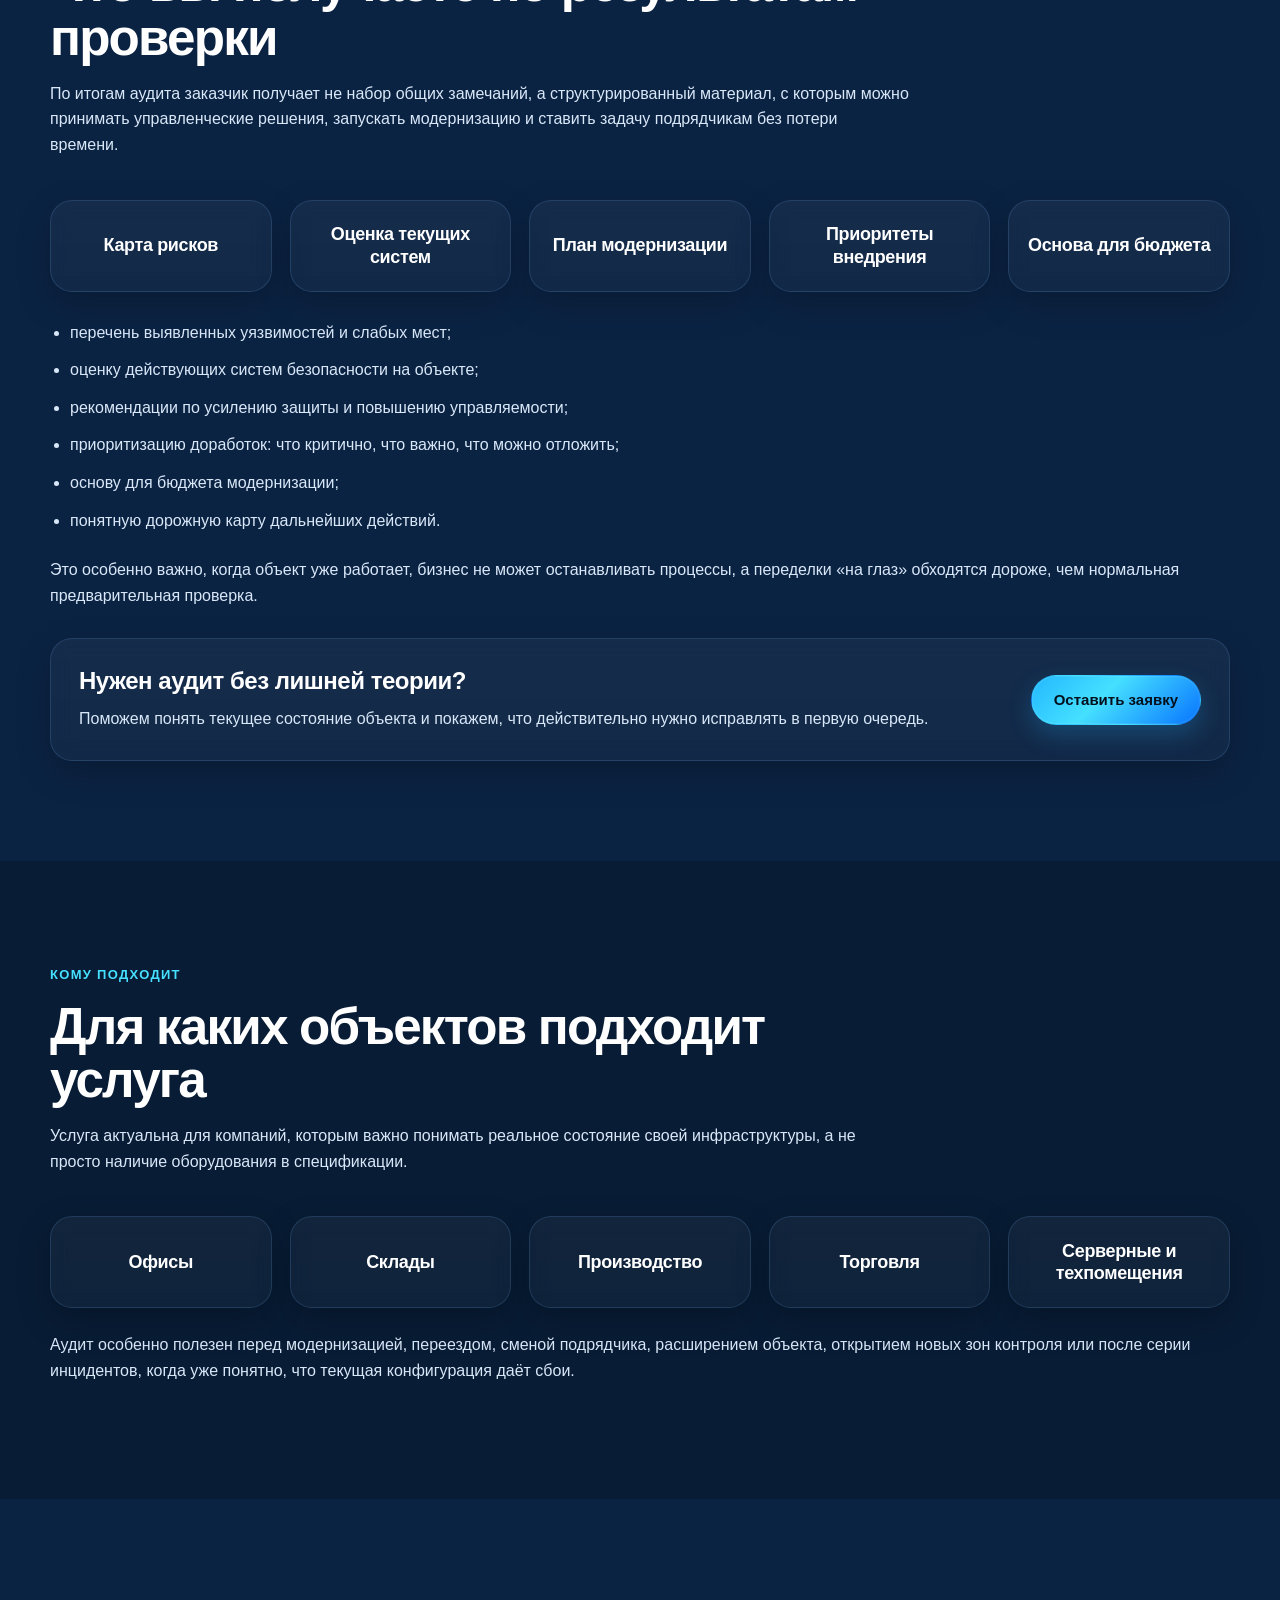
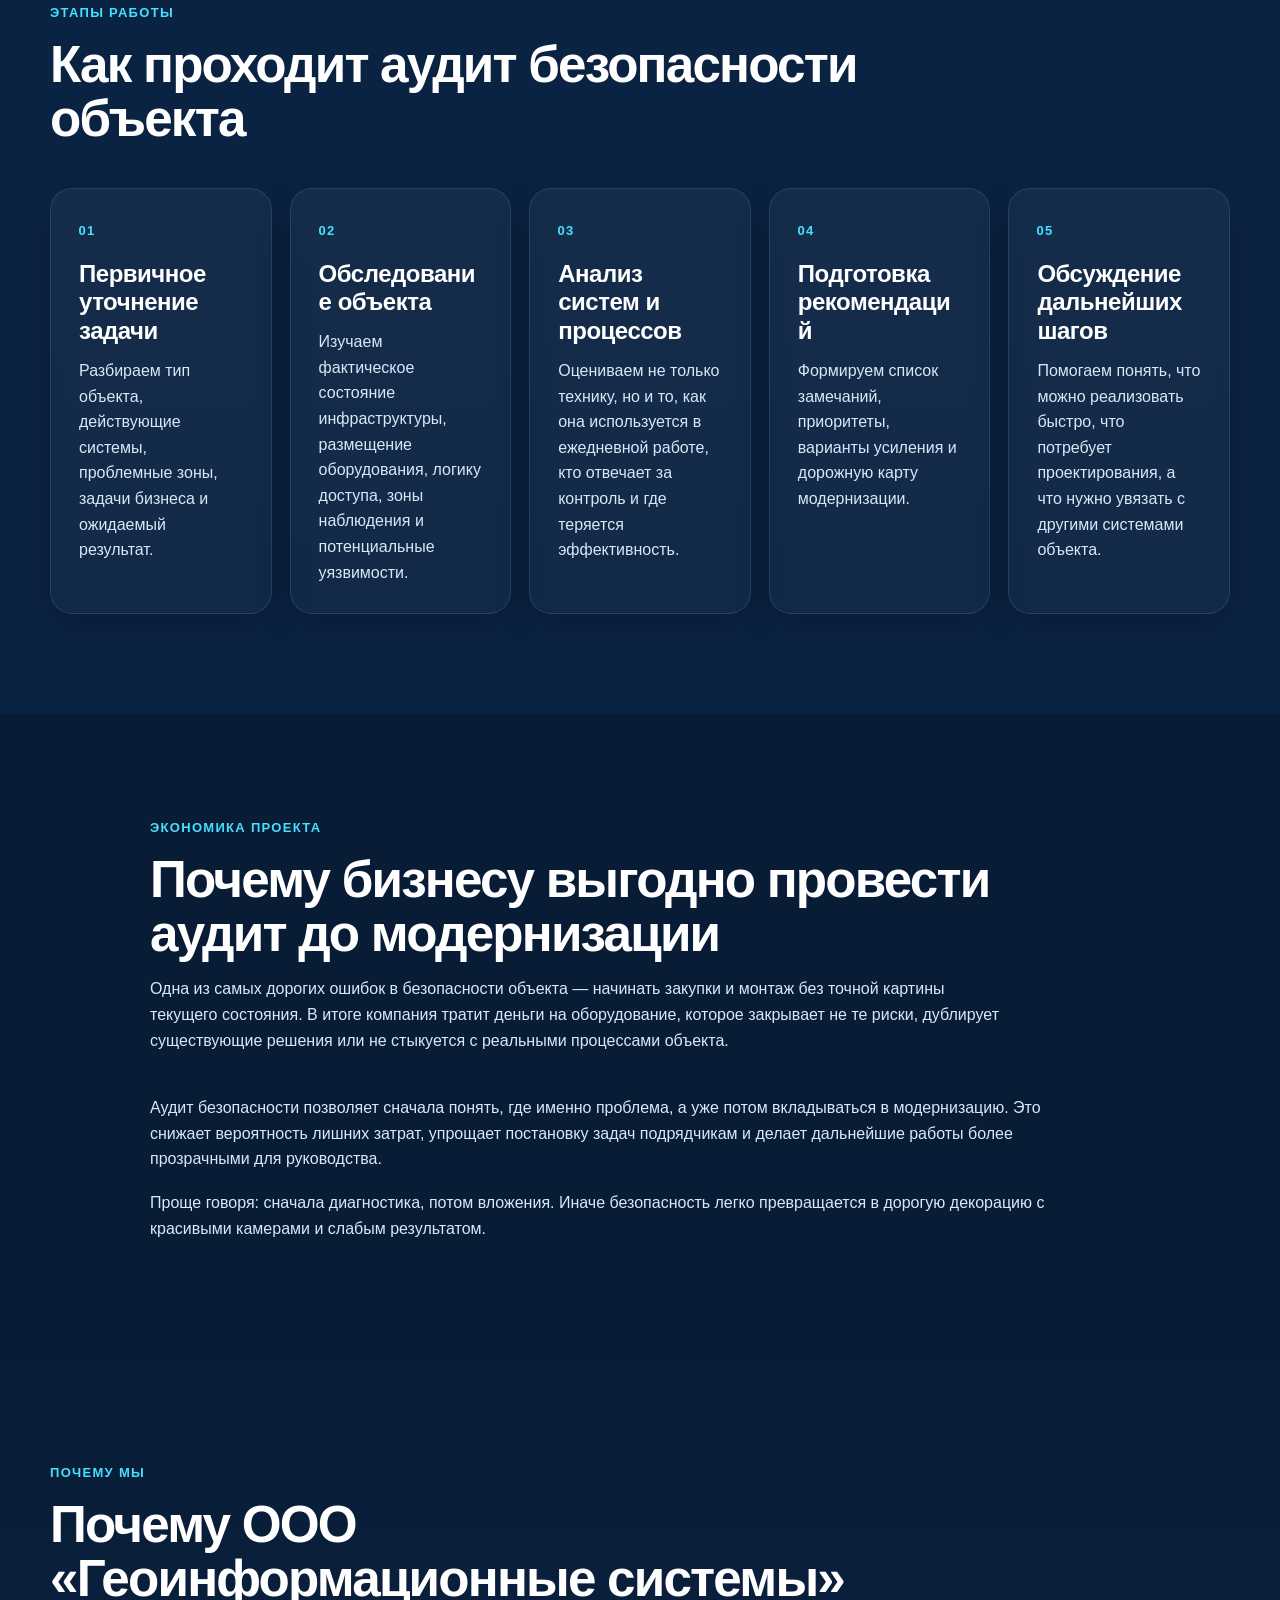
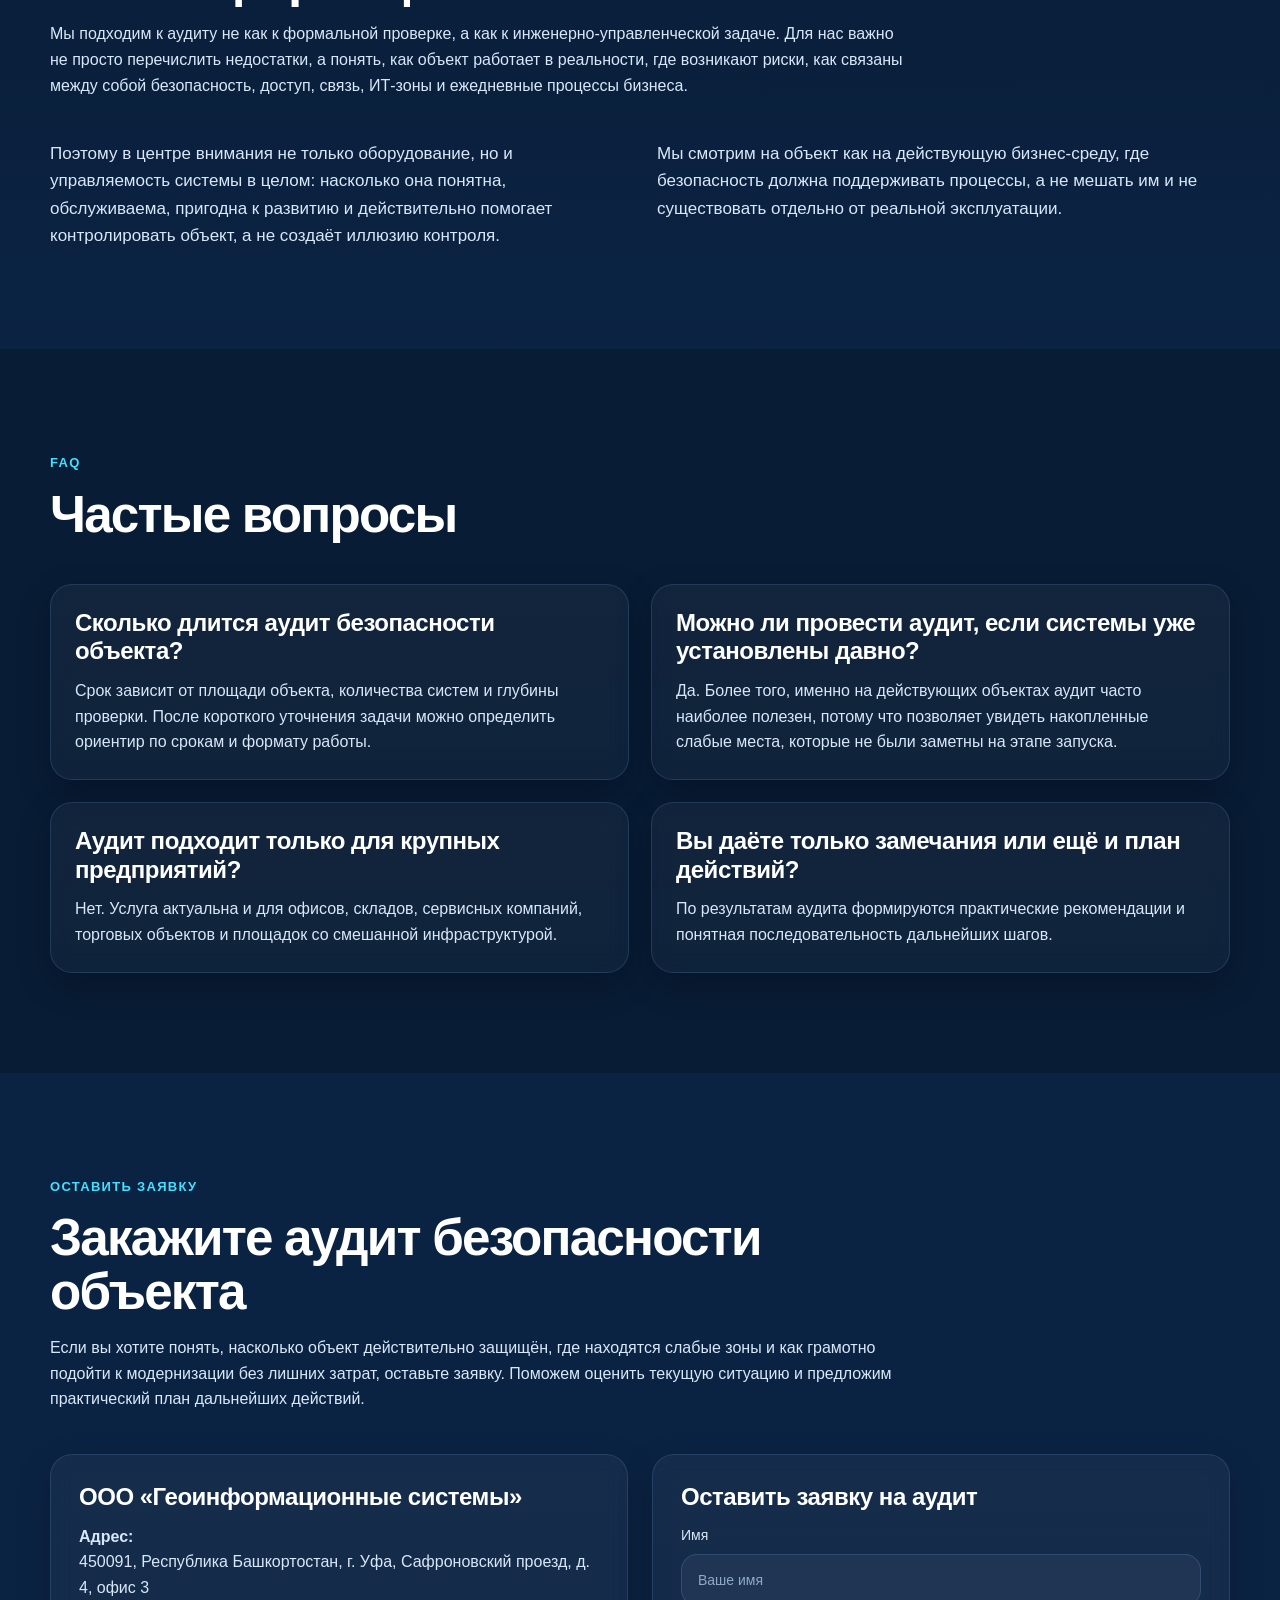
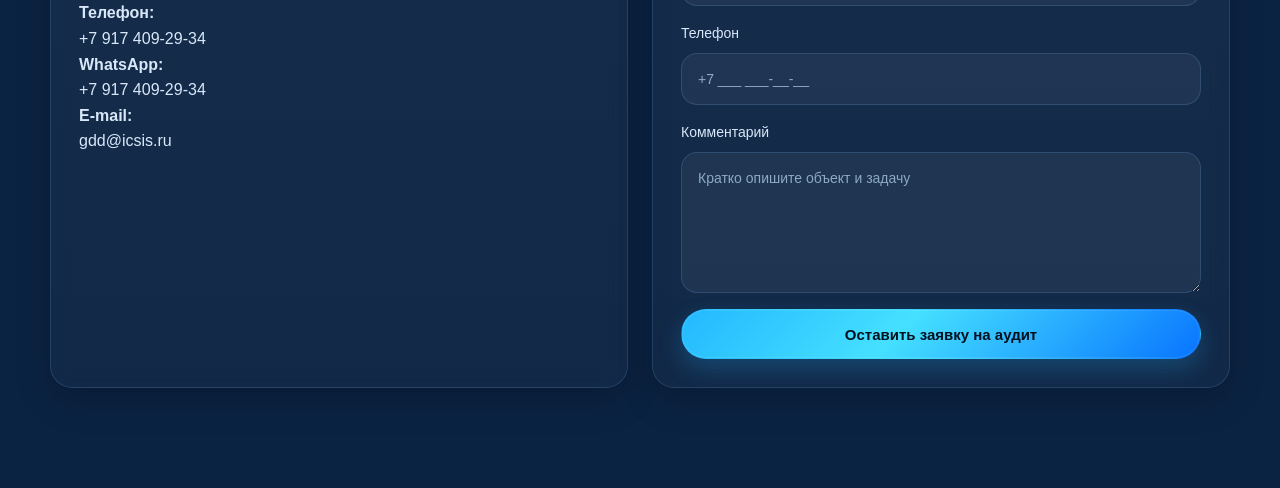
<file: audit-bezopasnosti-obekta.html>
<!DOCTYPE html>
<html lang="ru">
<head>
  <meta charset="UTF-8" />
  <meta name="viewport" content="width=device-width, initial-scale=1.0" />
  <title>Аудит безопасности объекта в Уфе | Проверка CCTV, СКУД, ОПС | ООО «Геоинформационные системы»</title>
  <meta name="description" content="Проводим аудит безопасности объекта: видеонаблюдение, СКУД, ОПС, уязвимости, зоны риска, состояние систем и план модернизации. Практические рекомендации для бизнеса, складов, офисов и производственных объектов." />
  <link rel="canonical" href="https://bymbarashka.github.io/audit-bezopasnosti-obekta.html" />
  <link rel="stylesheet" href="style.css" />
</head>
<body>
  <header class="site-header">
    <div class="container header-container">
      <a href="index.html#top" class="brand">
        <div class="brand-logo">
          <img src="images/logo.png" alt="Логотип Геоинформационные системы" class="logo-img logo-img-small">
        </div>
        <div class="brand-text">
          <span class="brand-title">Геоинформационные системы</span>
          <span class="brand-subtitle">Инфраструктура бизнеса</span>
        </div>
      </a>

      <nav class="main-nav">
        <a href="index.html">Главная</a>
        <a href="#audit-sostav">Что входит в аудит</a>
        <a href="#etapy">Как проходит работа</a>
        <a href="#faq">FAQ</a>
        <a href="#contacts">Заявка</a>
      </nav>

      <a class="button button-primary header-button" href="#contacts">Оставить заявку</a>
    </div>
  </header>

  <main>
    <section class="hero service-hero">
      <div class="hero-bg-grid"></div>
      <div class="container service-hero-container">
        <div class="service-hero-content">
          <span class="hero-kicker">Услуга для бизнеса в Уфе и РБ</span>
          <h1>Аудит безопасности объекта</h1>
          <p class="hero-description">
            Проверяем фактическое состояние систем безопасности, выявляем слабые зоны и даём понятный план усиления объекта без лишних закупок и хаотичных доработок.
          </p>

          <p class="service-hero-text">
            Аудит безопасности объекта нужен бизнесу тогда, когда системы уже стоят, но нет уверенности, что они действительно закрывают риски. На практике оборудование может работать частично, зоны обзора бывают перекрыты не полностью, доступ организован формально, а пожарная и охранная логика не всегда соответствует реальным задачам объекта.
          </p>

          <p class="service-hero-text">
            Мы проводим аудит систем безопасности с позиции бизнеса и эксплуатации: оцениваем уязвимости, текущее состояние решений, логику их применения и потенциал модернизации. В результате заказчик получает не абстрактный отчёт ради отчёта, а практическую дорожную карту: что критично исправить сейчас, что можно усилить на следующем этапе, где есть лишние расходы, а где риск уже стал дорогим.
          </p>

          <div class="hero-buttons">
            <a class="button button-primary" href="#contacts">Получить консультацию</a>
            <a class="button button-secondary" href="#contacts">Запросить аудит объекта</a>
          </div>

          <div class="hero-tags">
            <span>Видеонаблюдение</span>
            <span>СКУД</span>
            <span>ОПС</span>
            <span>План модернизации</span>
          </div>
        </div>

        <div class="service-hero-visual card">
          <img src="images/audit.png" alt="Аудит безопасности объекта: проверка видеонаблюдения и систем контроля доступа" class="service-hero-image">
        </div>
      </div>
    </section>

    <section class="section section-about" id="audit-sostav">
      <div class="container">
        <div class="section-heading">
          <span class="section-label">Состав услуги</span>
          <h2>Что входит в аудит безопасности объекта</h2>
          <p>
            Аудит помогает понять не только то, установлены ли системы на объекте, но и то, насколько они реально работают на защиту бизнеса, имущества, процессов и людей.
          </p>
        </div>

        <div class="cards-grid service-grid-3">
          <article class="card service-feature-card">
            <h3>Проверка видеонаблюдения</h3>
            <p>Оцениваем покрытие зон, качество обзора, слепые участки, сохранность архива, корректность размещения камер и практическую ценность системы для контроля и расследований.</p>
          </article>

          <article class="card service-feature-card">
            <h3>Анализ СКУД</h3>
            <p>Проверяем логику прохода, разграничение доступа, уязвимости точек входа, надёжность исполнительных устройств и соответствие системы реальному режиму объекта.</p>
          </article>

          <article class="card service-feature-card">
            <h3>Оценка охранной и пожарной инфраструктуры</h3>
            <p>Смотрим состав действующих решений, состояние оборудования, проблемные участки, риски отказов, корректность взаимодействия подсистем и общую пригодность к эксплуатации.</p>
          </article>

          <article class="card service-feature-card">
            <h3>Выявление слабых зон объекта</h3>
            <p>Определяем, где объект уязвим с точки зрения доступа, обзора, реагирования, контроля подрядчиков, хранения ТМЦ, серверных или критичных помещений.</p>
          </article>

          <article class="card service-feature-card">
            <h3>Анализ действующей логики работы</h3>
            <p>Проверяем не только железо, но и организацию процессов: кто отвечает за контроль, как ведётся реагирование, есть ли регламенты, как используются данные систем.</p>
          </article>

          <article class="card service-feature-card">
            <h3>Подготовка рекомендаций по модернизации</h3>
            <p>Формируем практический план: что исправить, что дооснастить, что можно оставить, а что уже мешает надёжной работе и требует замены.</p>
          </article>
        </div>
      </div>
    </section>

    <section class="section section-solutions">
      <div class="container service-two-columns">
        <div>
          <div class="section-heading">
            <span class="section-label">Уязвимости и риски</span>
            <h2>Какие проблемы выявляет аудит</h2>
            <p>
              Часто объект формально защищён, но фактически работает с уязвимостями, которые становятся заметны только после инцидента. Аудит безопасности позволяет увидеть эти слабые места заранее и принять решения до того, как бизнес получит потери, простой или конфликтную ситуацию.
            </p>
          </div>

          <ul class="service-list-points">
            <li>слепые зоны видеонаблюдения на входах, складах, кассовых узлах, периметре и в технологических помещениях;</li>
            <li>отсутствие нормальной логики контроля доступа по ролям и зонам;</li>
            <li>устаревшее или частично неработающее оборудование;</li>
            <li>недостаточный архив видеозаписи и проблемы с хранением данных;</li>
            <li>отсутствие связки между видеонаблюдением, доступом, охраной и внутренними процессами;</li>
            <li>избыточные затраты на модернизацию из-за отсутствия приоритетов;</li>
            <li>риск того, что система есть на бумаге, но не помогает в реальной эксплуатации.</li>
          </ul>

          <p class="service-note">
            Для собственника, директора, службы безопасности или технического руководителя аудит даёт главное: ясную картину текущего состояния объекта и понимание, где заканчивается ощущение контроля и начинается реальный риск.
          </p>
        </div>

        <div class="card service-side-image-card">
          <img src="images/server-security.png" alt="Проверка зон объекта и выявление слабых участков системы безопасности" class="service-side-image">
        </div>
      </div>
    </section>

    <section class="section section-services">
      <div class="container">
        <div class="section-heading">
          <span class="section-label">Результат для клиента</span>
          <h2>Что вы получаете по результатам проверки</h2>
          <p>
            По итогам аудита заказчик получает не набор общих замечаний, а структурированный материал, с которым можно принимать управленческие решения, запускать модернизацию и ставить задачу подрядчикам без потери времени.
          </p>
        </div>

        <div class="cards-grid service-grid-5">
          <article class="card service-mini-card"><h3>Карта рисков</h3></article>
          <article class="card service-mini-card"><h3>Оценка текущих систем</h3></article>
          <article class="card service-mini-card"><h3>План модернизации</h3></article>
          <article class="card service-mini-card"><h3>Приоритеты внедрения</h3></article>
          <article class="card service-mini-card"><h3>Основа для бюджета</h3></article>
        </div>

        <ul class="service-list-points service-list-points-spaced">
          <li>перечень выявленных уязвимостей и слабых мест;</li>
          <li>оценку действующих систем безопасности на объекте;</li>
          <li>рекомендации по усилению защиты и повышению управляемости;</li>
          <li>приоритизацию доработок: что критично, что важно, что можно отложить;</li>
          <li>основу для бюджета модернизации;</li>
          <li>понятную дорожную карту дальнейших действий.</li>
        </ul>

        <p class="service-note">
          Это особенно важно, когда объект уже работает, бизнес не может останавливать процессы, а переделки «на глаз» обходятся дороже, чем нормальная предварительная проверка.
        </p>

        <div class="service-inline-cta card">
          <div>
            <h3>Нужен аудит без лишней теории?</h3>
            <p>Поможем понять текущее состояние объекта и покажем, что действительно нужно исправлять в первую очередь.</p>
          </div>
          <a class="button button-primary" href="#contacts">Оставить заявку</a>
        </div>
      </div>
    </section>

    <section class="section section-benefits">
      <div class="container">
        <div class="section-heading">
          <span class="section-label">Кому подходит</span>
          <h2>Для каких объектов подходит услуга</h2>
          <p>
            Услуга актуальна для компаний, которым важно понимать реальное состояние своей инфраструктуры, а не просто наличие оборудования в спецификации.
          </p>
        </div>

        <div class="cards-grid service-grid-5">
          <article class="card service-mini-card"><h3>Офисы</h3></article>
          <article class="card service-mini-card"><h3>Склады</h3></article>
          <article class="card service-mini-card"><h3>Производство</h3></article>
          <article class="card service-mini-card"><h3>Торговля</h3></article>
          <article class="card service-mini-card"><h3>Серверные и техпомещения</h3></article>
        </div>

        <p class="service-note">
          Аудит особенно полезен перед модернизацией, переездом, сменой подрядчика, расширением объекта, открытием новых зон контроля или после серии инцидентов, когда уже понятно, что текущая конфигурация даёт сбои.
        </p>
      </div>
    </section>

    <section class="section section-process" id="etapy">
      <div class="container">
        <div class="section-heading">
          <span class="section-label">Этапы работы</span>
          <h2>Как проходит аудит безопасности объекта</h2>
        </div>

        <div class="service-timeline">
          <article class="process-step card">
            <span class="step-number">01</span>
            <h3>Первичное уточнение задачи</h3>
            <p>Разбираем тип объекта, действующие системы, проблемные зоны, задачи бизнеса и ожидаемый результат.</p>
          </article>

          <article class="process-step card">
            <span class="step-number">02</span>
            <h3>Обследование объекта</h3>
            <p>Изучаем фактическое состояние инфраструктуры, размещение оборудования, логику доступа, зоны наблюдения и потенциальные уязвимости.</p>
          </article>

          <article class="process-step card">
            <span class="step-number">03</span>
            <h3>Анализ систем и процессов</h3>
            <p>Оцениваем не только технику, но и то, как она используется в ежедневной работе, кто отвечает за контроль и где теряется эффективность.</p>
          </article>

          <article class="process-step card">
            <span class="step-number">04</span>
            <h3>Подготовка рекомендаций</h3>
            <p>Формируем список замечаний, приоритеты, варианты усиления и дорожную карту модернизации.</p>
          </article>

          <article class="process-step card">
            <span class="step-number">05</span>
            <h3>Обсуждение дальнейших шагов</h3>
            <p>Помогаем понять, что можно реализовать быстро, что потребует проектирования, а что нужно увязать с другими системами объекта.</p>
          </article>
        </div>
      </div>
    </section>

   <section class="section section-industries">
  <div class="container narrow">
    <div class="section-heading">
      <span class="section-label">Экономика проекта</span>
      <h2>Почему бизнесу выгодно провести аудит до модернизации</h2>
      <p>
        Одна из самых дорогих ошибок в безопасности объекта — начинать закупки и монтаж без точной картины текущего состояния. В итоге компания тратит деньги на оборудование, которое закрывает не те риски, дублирует существующие решения или не стыкуется с реальными процессами объекта.
      </p>
    </div>

    <div class="service-single-text">
      <p>
        Аудит безопасности позволяет сначала понять, где именно проблема, а уже потом вкладываться в модернизацию. Это снижает вероятность лишних затрат, упрощает постановку задач подрядчикам и делает дальнейшие работы более прозрачными для руководства.
      </p>
      <p>
        Проще говоря: сначала диагностика, потом вложения. Иначе безопасность легко превращается в дорогую декорацию с красивыми камерами и слабым результатом.
      </p>
    </div>
  </div>
</section>

    <section class="section section-cta">
      <div class="container">
        <div class="section-heading">
          <span class="section-label">Почему мы</span>
          <h2>Почему ООО «Геоинформационные системы»</h2>
          <p>
            Мы подходим к аудиту не как к формальной проверке, а как к инженерно-управленческой задаче. Для нас важно не просто перечислить недостатки, а понять, как объект работает в реальности, где возникают риски, как связаны между собой безопасность, доступ, связь, ИТ-зоны и ежедневные процессы бизнеса.
          </p>
        </div>

        <div class="text-columns">
          <p>
            Поэтому в центре внимания не только оборудование, но и управляемость системы в целом: насколько она понятна, обслуживаема, пригодна к развитию и действительно помогает контролировать объект, а не создаёт иллюзию контроля.
          </p>
          <p>
            Мы смотрим на объект как на действующую бизнес-среду, где безопасность должна поддерживать процессы, а не мешать им и не существовать отдельно от реальной эксплуатации.
          </p>
        </div>
      </div>
    </section>

    <section class="section section-about" id="faq">
      <div class="container">
        <div class="section-heading">
          <span class="section-label">FAQ</span>
          <h2>Частые вопросы</h2>
        </div>

        <div class="cards-grid service-grid-2">
          <article class="card service-feature-card">
            <h3>Сколько длится аудит безопасности объекта?</h3>
            <p>Срок зависит от площади объекта, количества систем и глубины проверки. После короткого уточнения задачи можно определить ориентир по срокам и формату работы.</p>
          </article>

          <article class="card service-feature-card">
            <h3>Можно ли провести аудит, если системы уже установлены давно?</h3>
            <p>Да. Более того, именно на действующих объектах аудит часто наиболее полезен, потому что позволяет увидеть накопленные слабые места, которые не были заметны на этапе запуска.</p>
          </article>

          <article class="card service-feature-card">
            <h3>Аудит подходит только для крупных предприятий?</h3>
            <p>Нет. Услуга актуальна и для офисов, складов, сервисных компаний, торговых объектов и площадок со смешанной инфраструктурой.</p>
          </article>

          <article class="card service-feature-card">
            <h3>Вы даёте только замечания или ещё и план действий?</h3>
            <p>По результатам аудита формируются практические рекомендации и понятная последовательность дальнейших шагов.</p>
          </article>
        </div>
      </div>
    </section>

    <section class="section section-contacts" id="contacts">
      <div class="container">
        <div class="section-heading">
          <span class="section-label">Оставить заявку</span>
          <h2>Закажите аудит безопасности объекта</h2>
          <p>
            Если вы хотите понять, насколько объект действительно защищён, где находятся слабые зоны и как грамотно подойти к модернизации без лишних затрат, оставьте заявку. Поможем оценить текущую ситуацию и предложим практический план дальнейших действий.
          </p>
        </div>

        <div class="contacts-grid">
          <div class="contact-card card">
            <h3>ООО «Геоинформационные системы»</h3>
            <p><strong>Адрес:</strong><br>450091, Республика Башкортостан, г. Уфа, Сафроновский проезд, д. 4, офис 3</p>
            <p><strong>Телефон:</strong><br><a href="tel:+79174092934">+7 917 409-29-34</a></p>
            <p><strong>WhatsApp:</strong><br><a href="https://wa.me/79174092934" target="_blank" rel="noopener noreferrer">+7 917 409-29-34</a></p>
            <p><strong>E-mail:</strong><br><a href="mailto:gdd@icsis.ru">gdd@icsis.ru</a></p>
          </div>

          <div class="contact-card card">
            <h3>Оставить заявку на аудит</h3>
            <form class="contact-form">
              <label>
                Имя
                <input type="text" name="name" placeholder="Ваше имя" />
              </label>

              <label>
                Телефон
                <input type="tel" name="phone" placeholder="+7 ___ ___-__-__" />
              </label>

              <label>
                Комментарий
                <textarea name="message" rows="5" placeholder="Кратко опишите объект и задачу"></textarea>
              </label>

              <button type="submit" class="button button-primary">Оставить заявку на аудит</button>
            </form>
          </div>
        </div>
      </div>
    </section>
  </main>
</body>
</html>
</file>
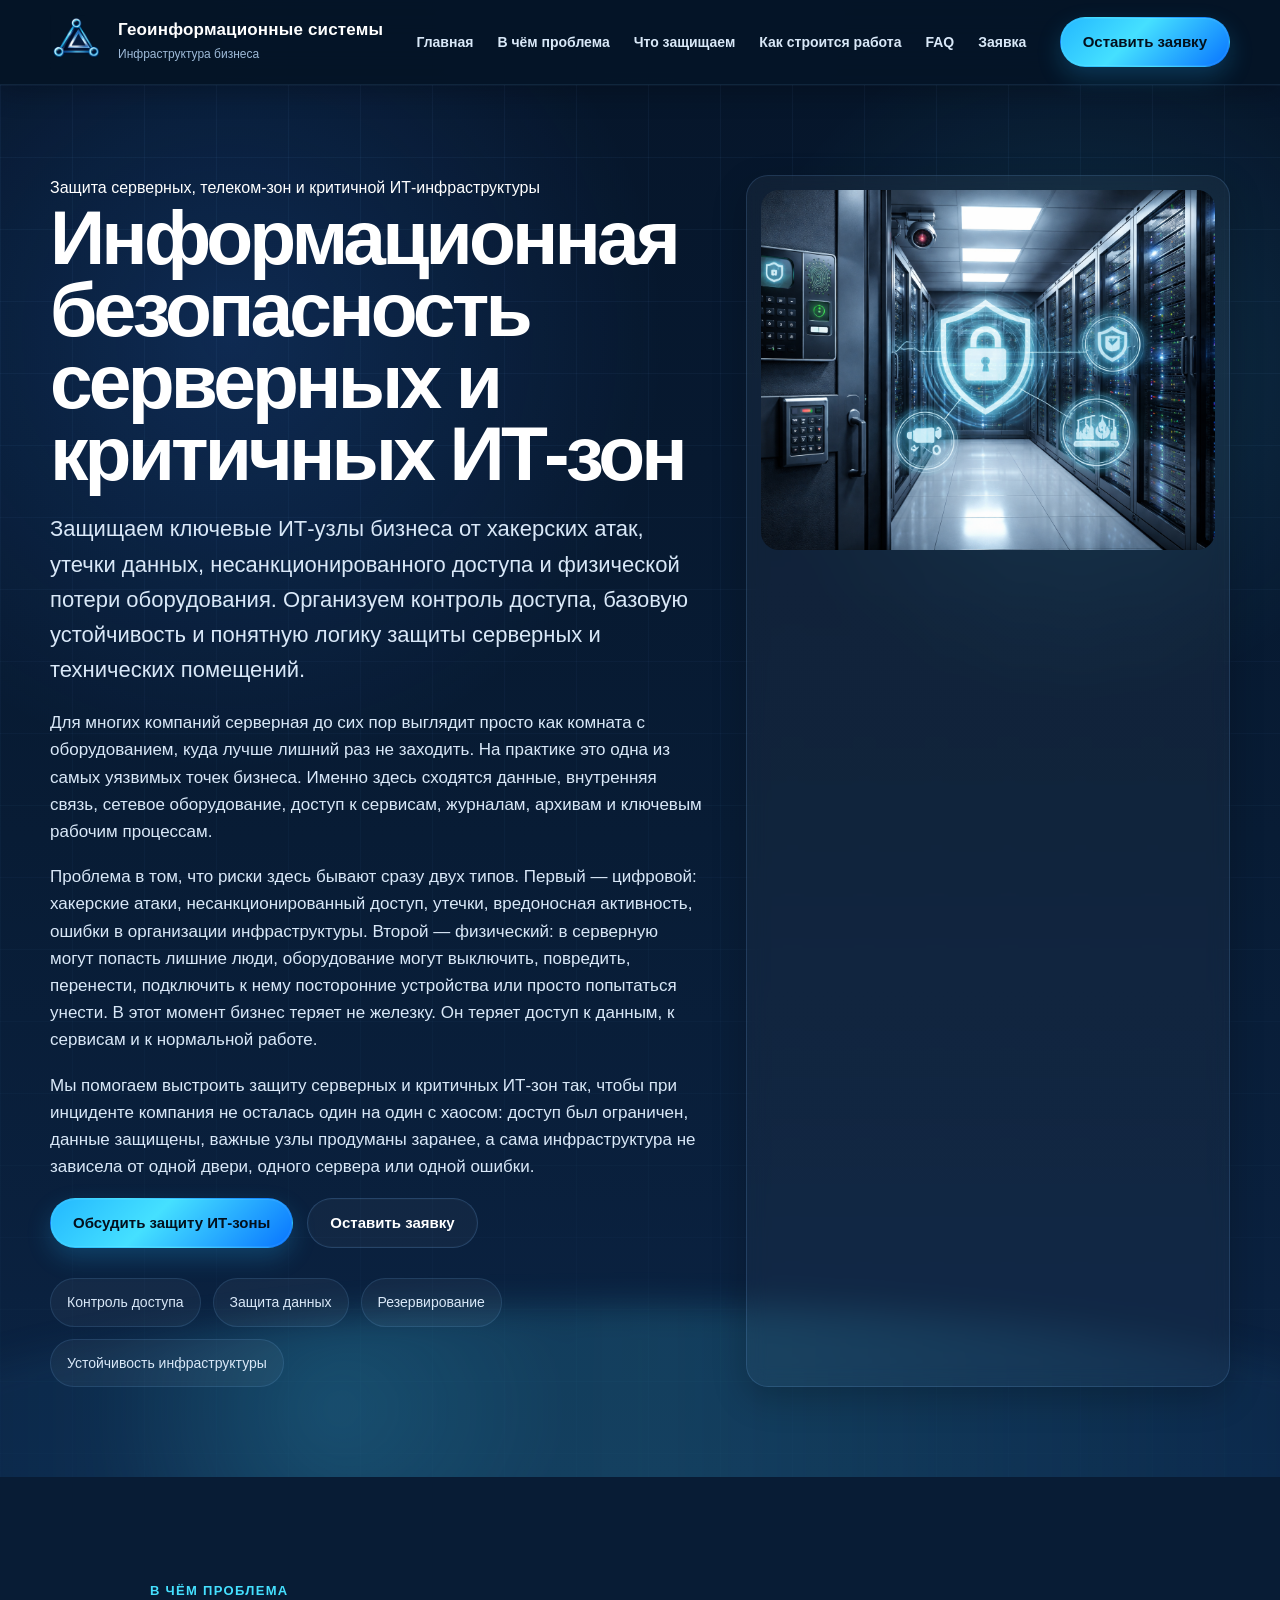
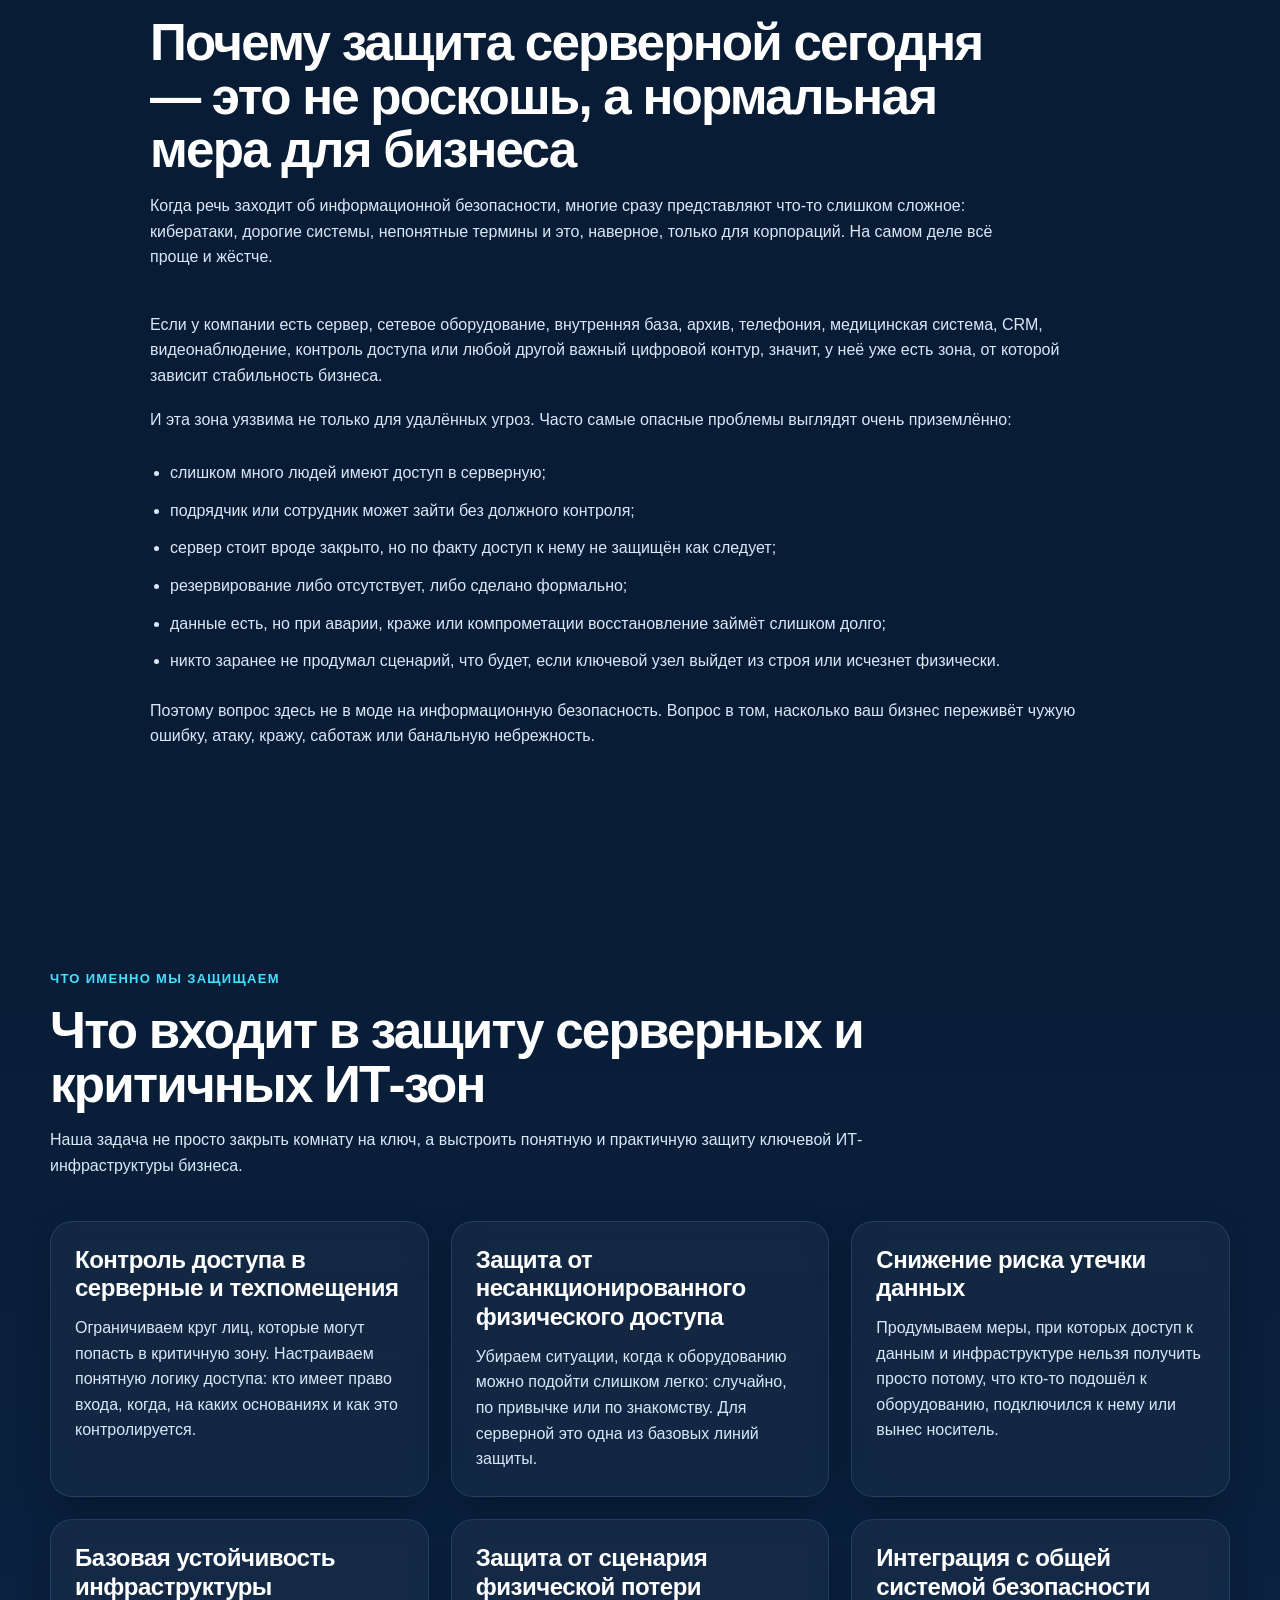
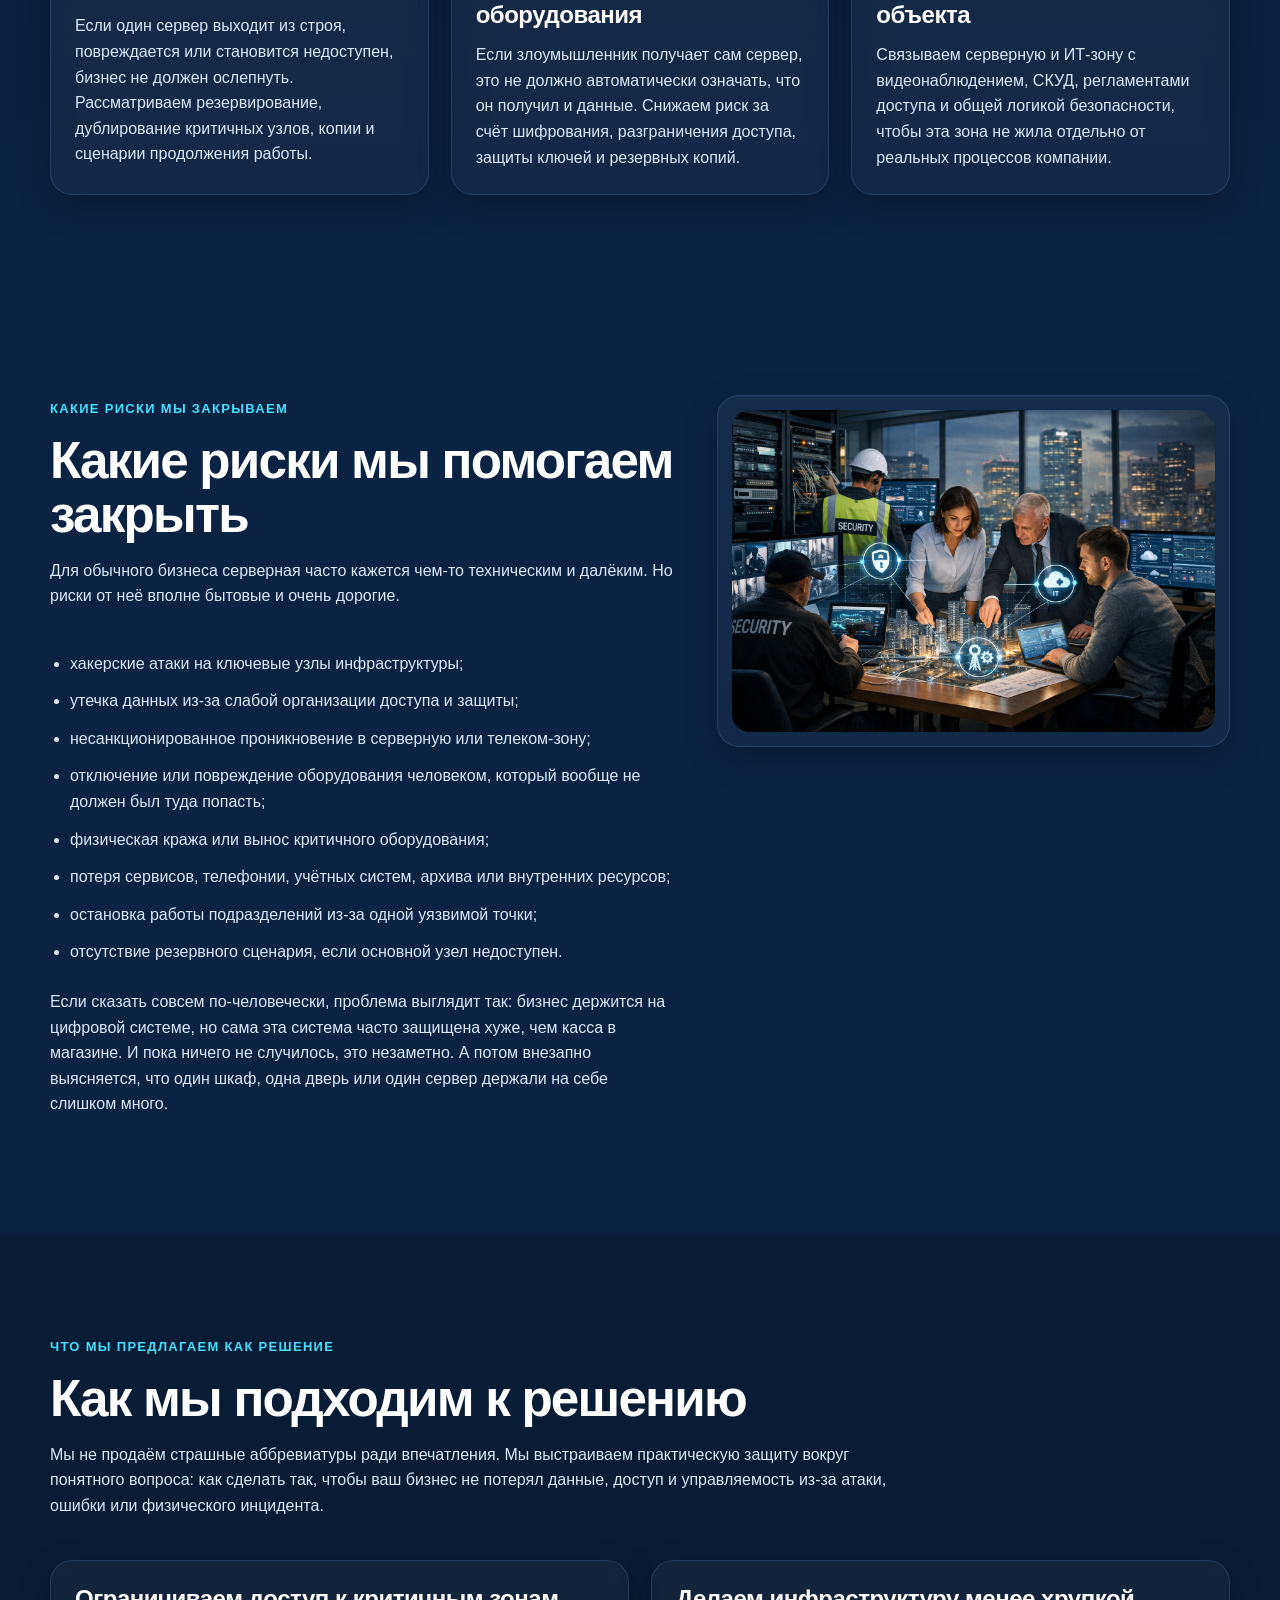
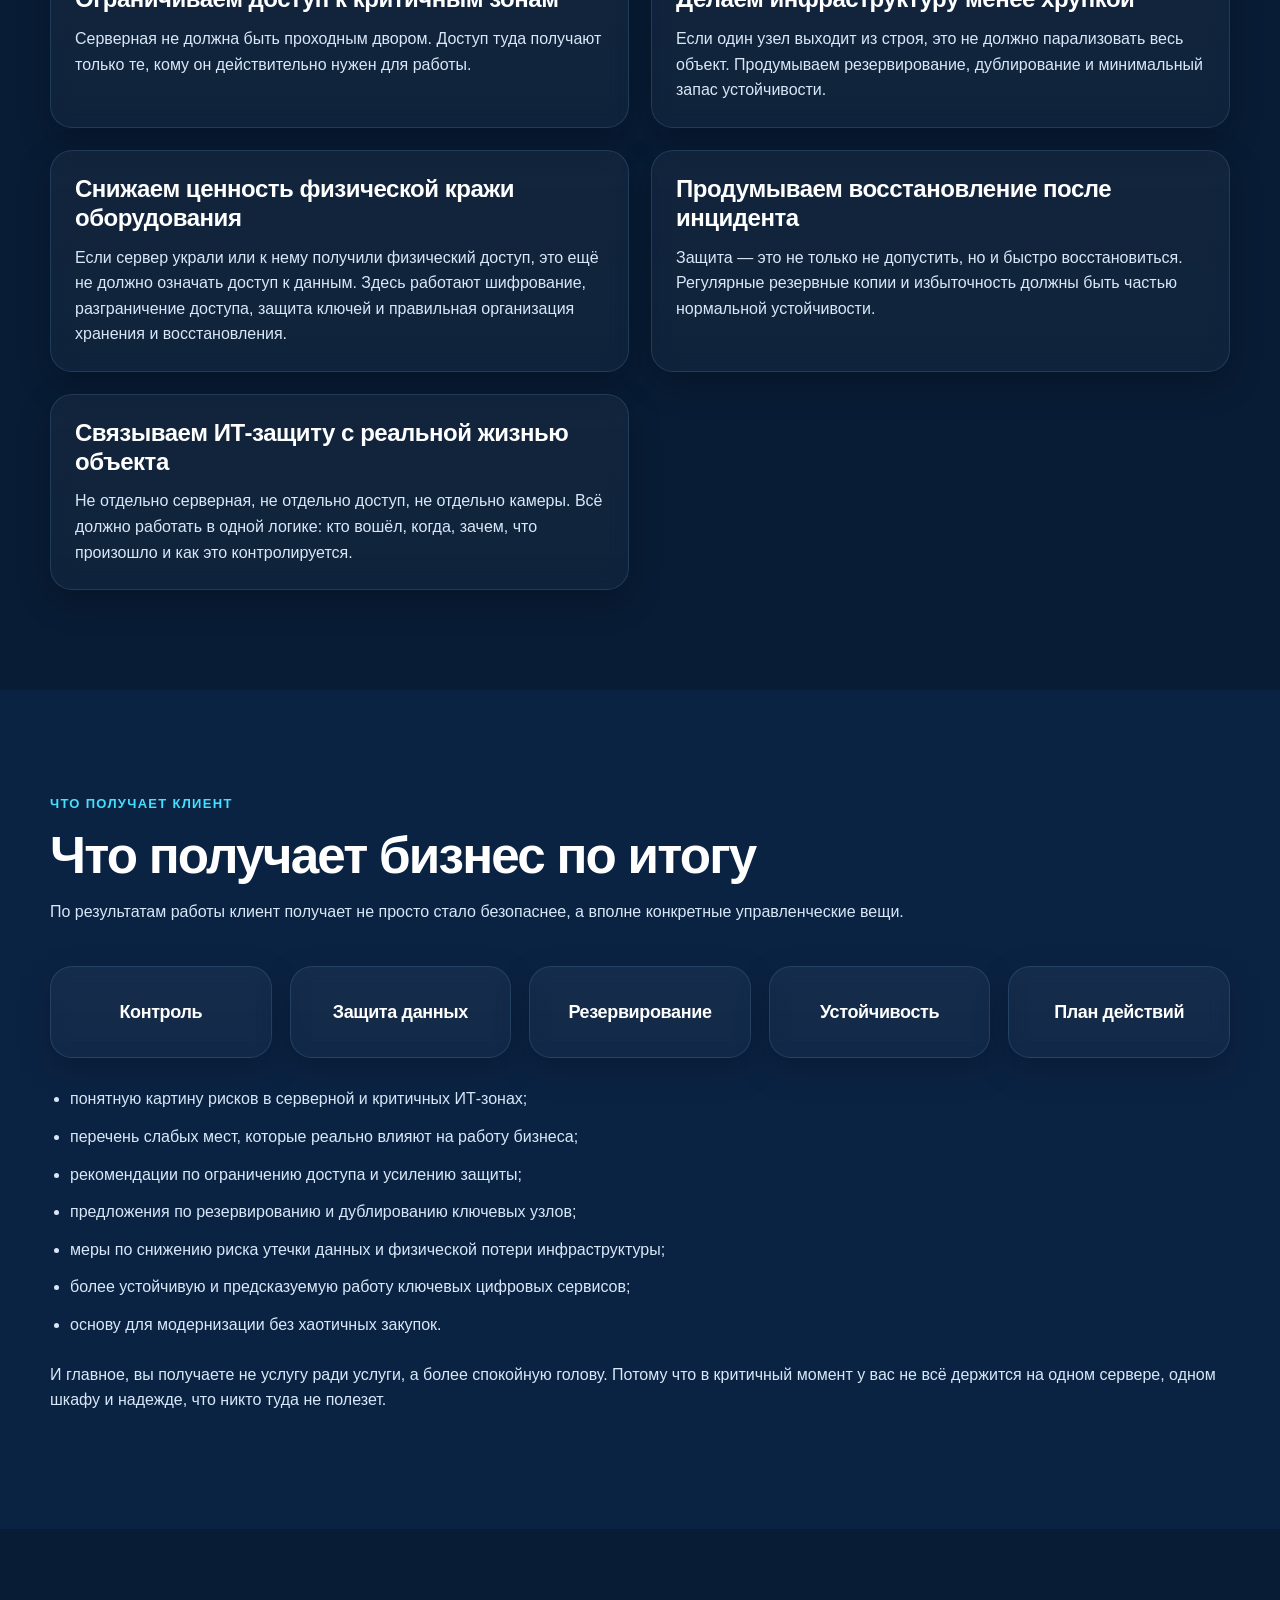
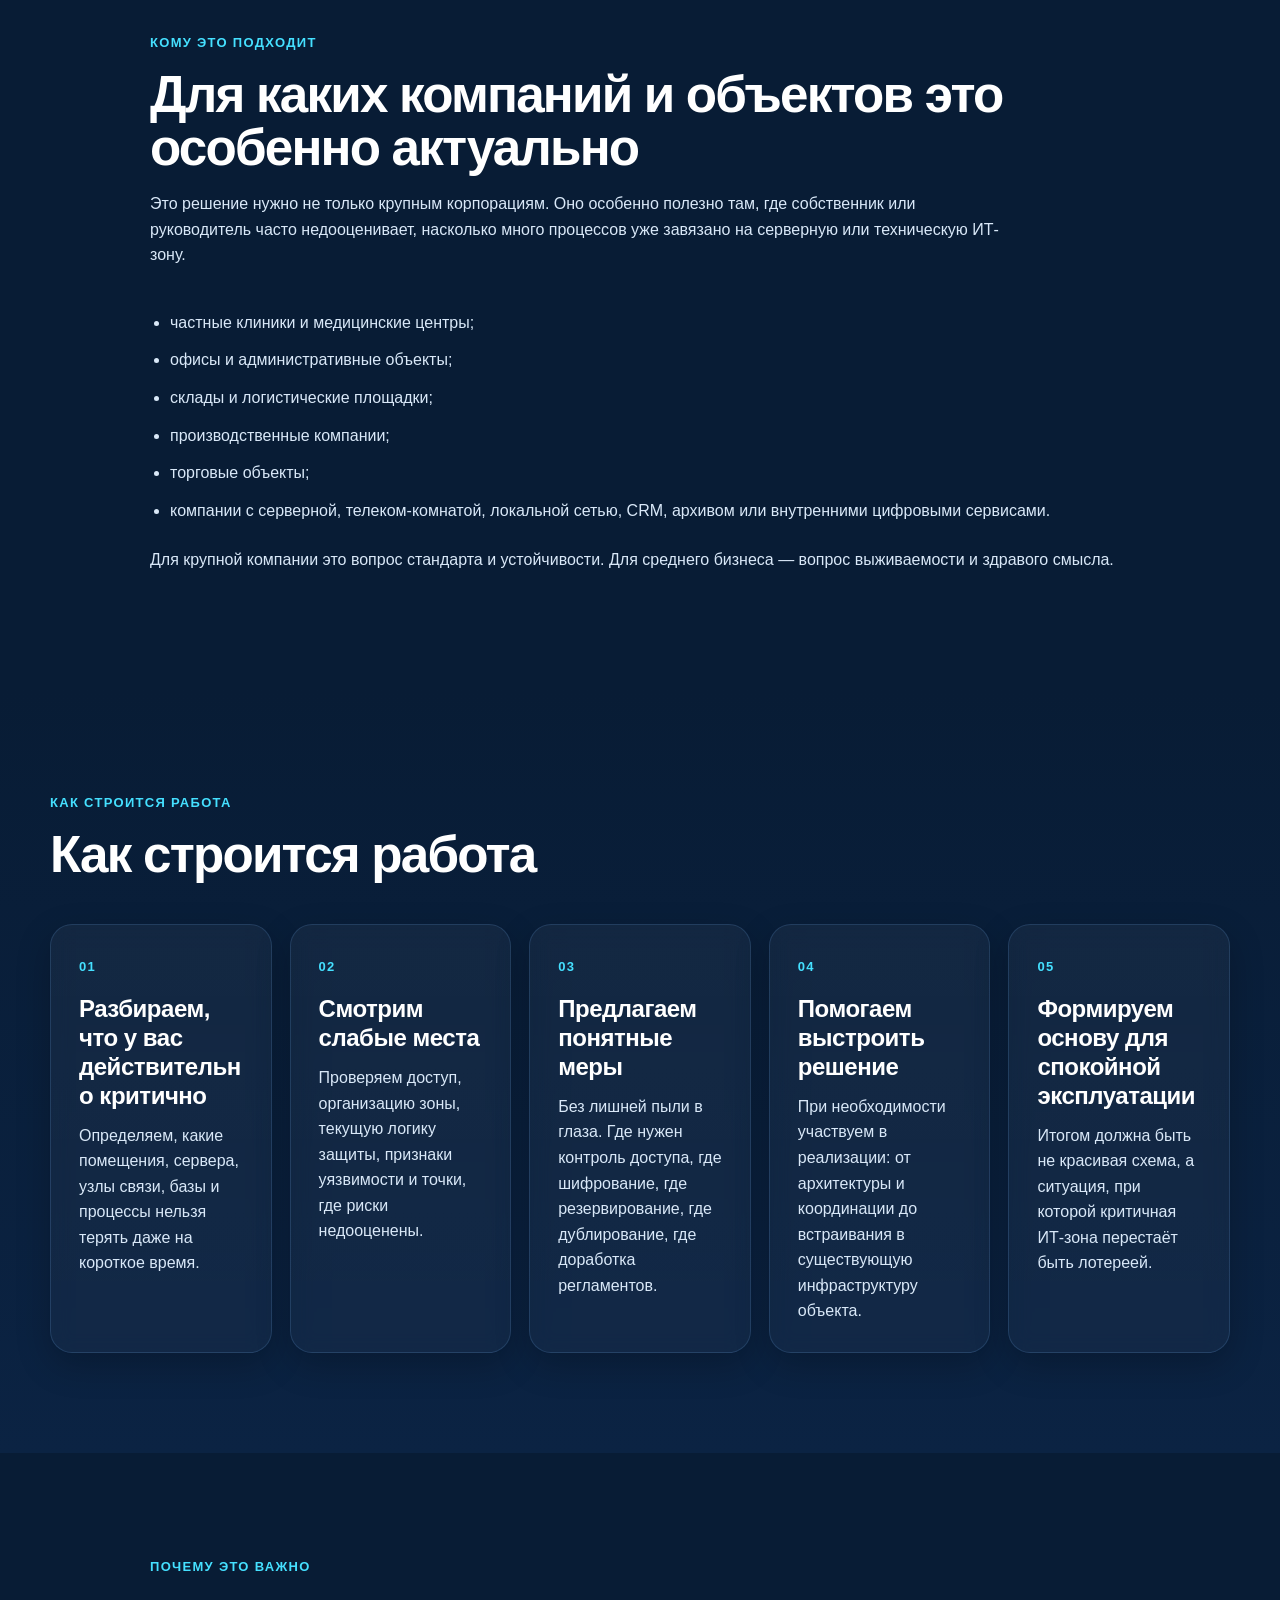
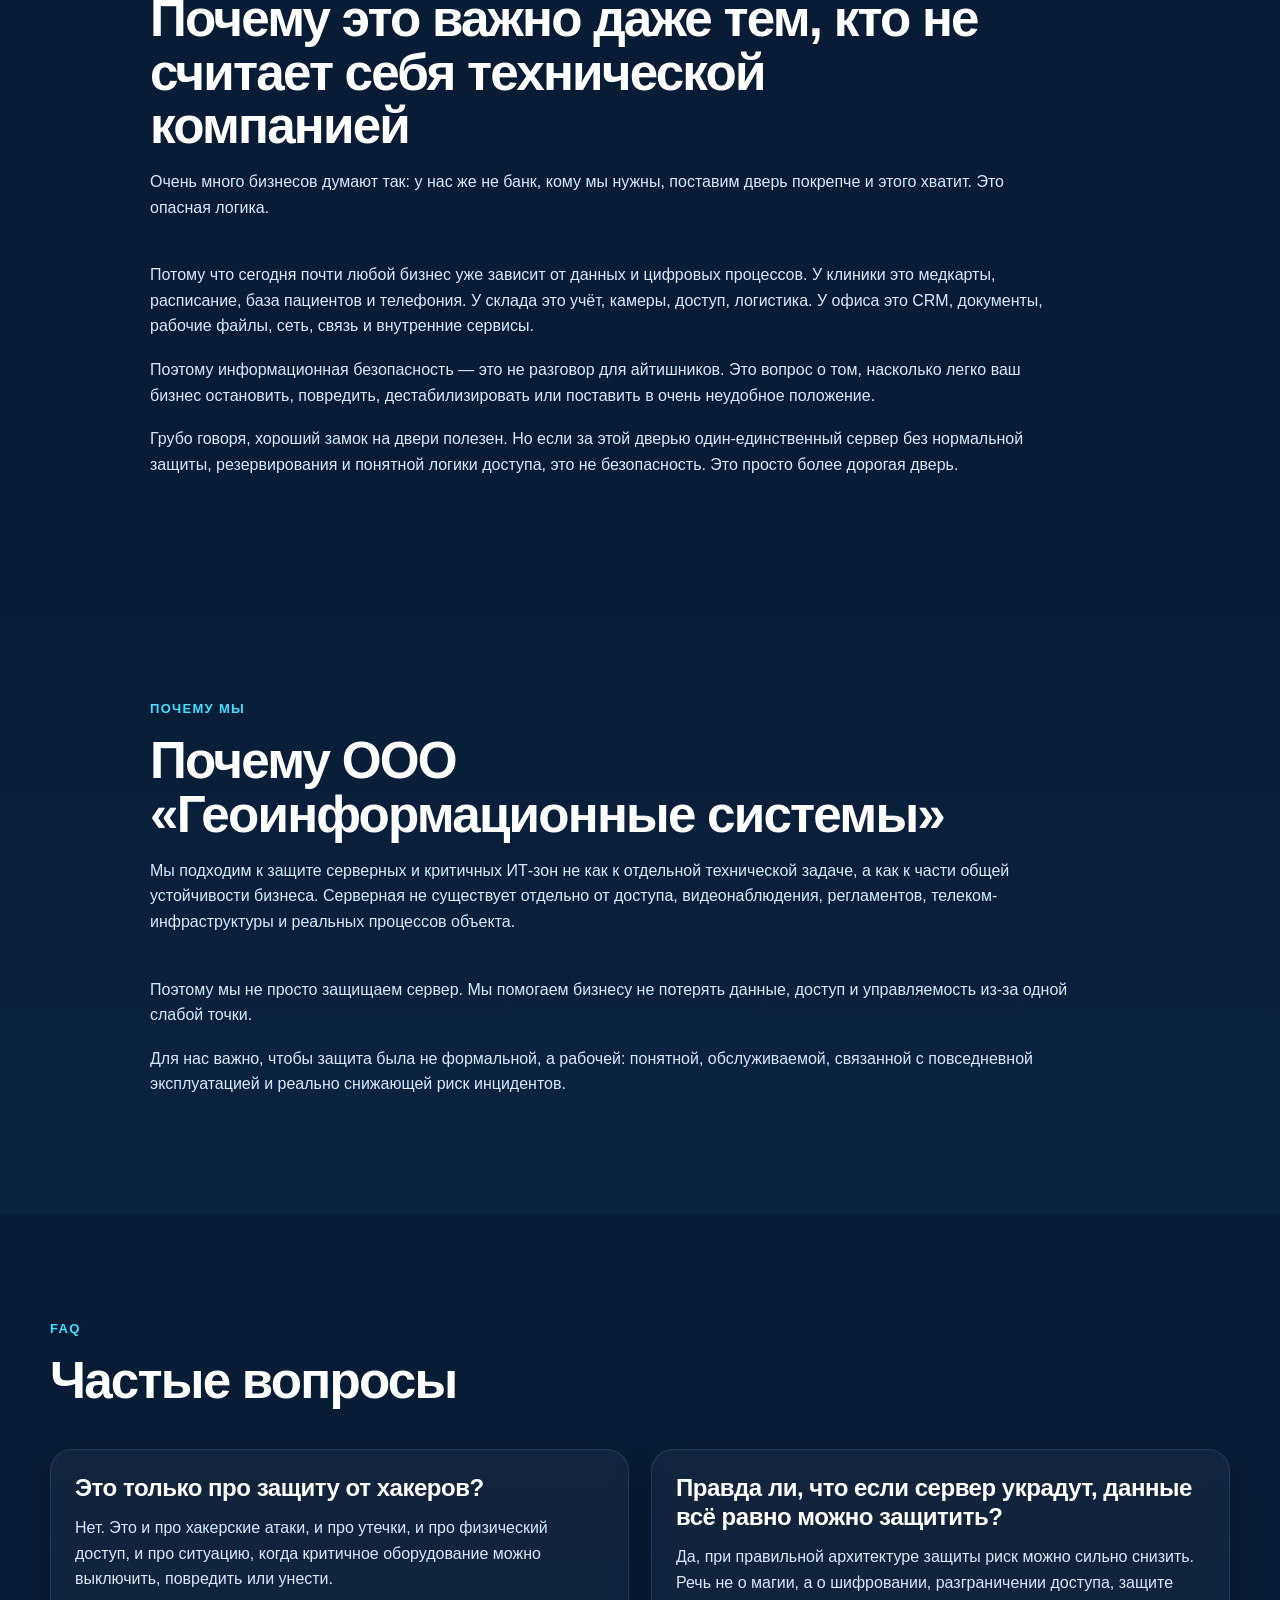
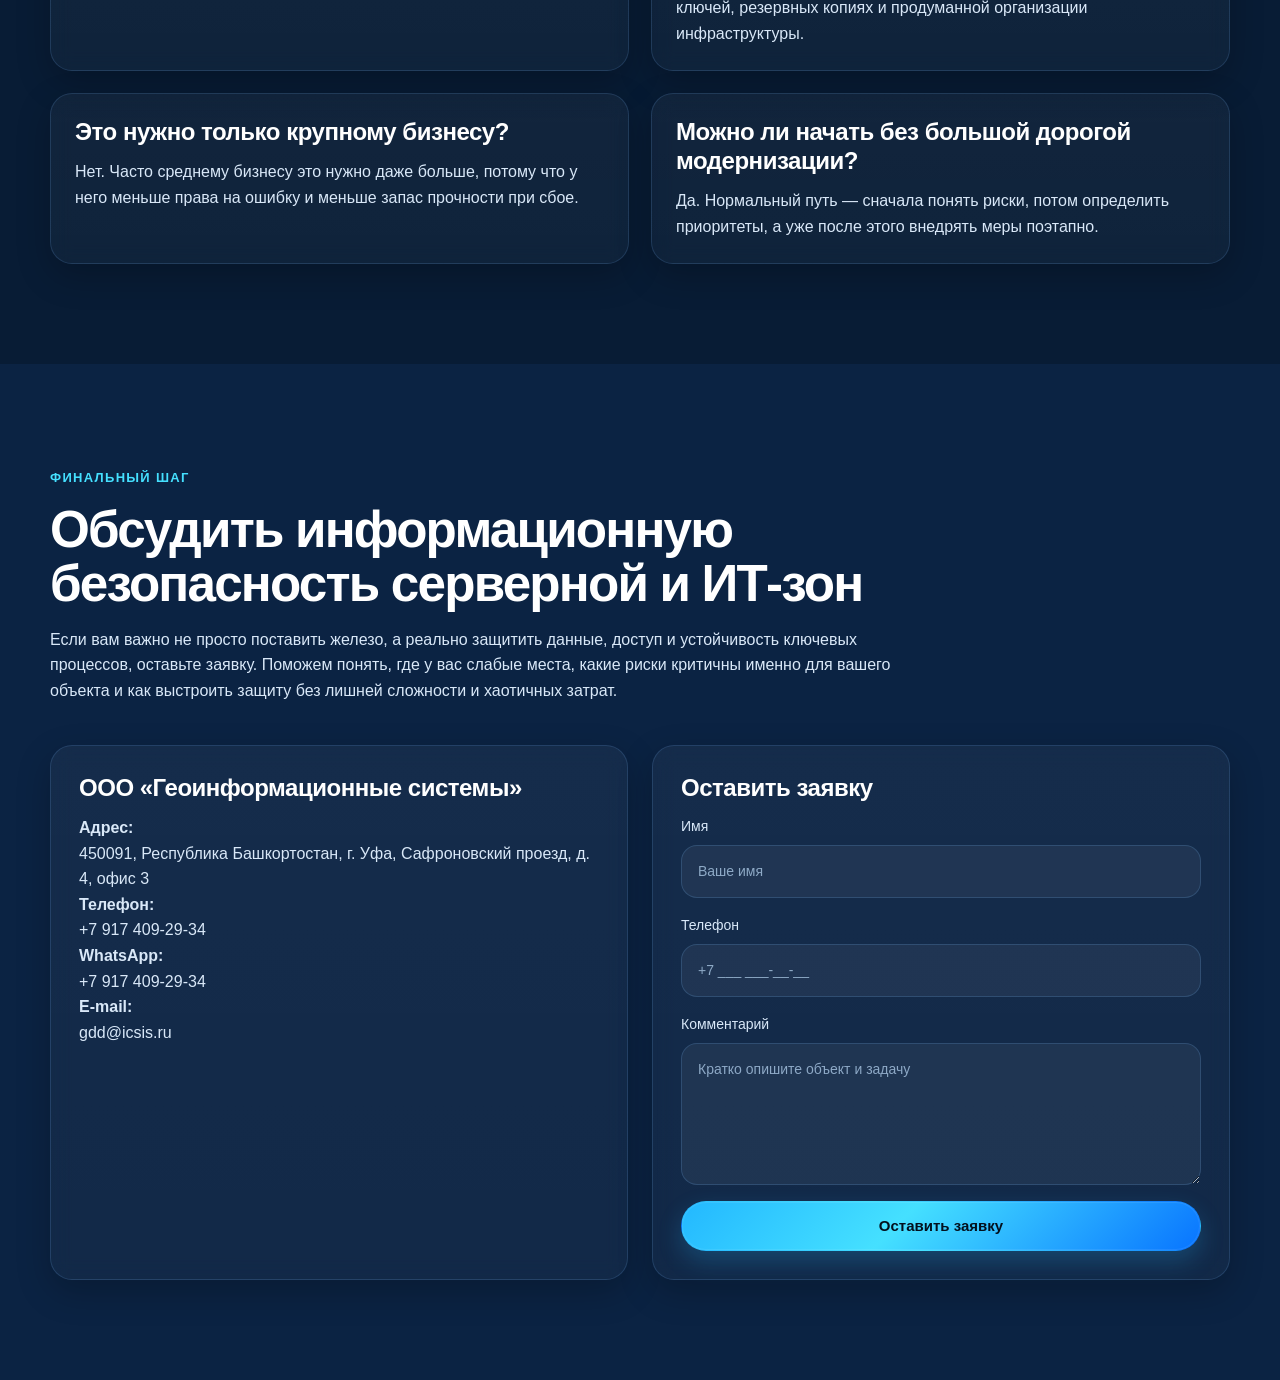
<file: informatsionnaya-bezopasnost-servernykh-i-it-zon.html>
<!DOCTYPE html>
<html lang="ru">
<head>
  <meta charset="UTF-8" />
  <meta name="viewport" content="width=device-width, initial-scale=1.0" />
  <title>Информационная безопасность серверных и ИТ-зон в Уфе | Защита данных и инфраструктуры | ООО «Геоинформационные системы»</title>
  <meta name="description" content="Информационная безопасность серверных и критичных ИТ-зон: защита от несанкционированного доступа, утечки данных, хакерских атак и физической потери серверов. Контроль доступа, резервирование, базовая устойчивость и защита ключевой инфраструктуры бизнеса." />
  <link rel="canonical" href="https://bymbarashka.github.io/informatsionnaya-bezopasnost-servernykh-i-it-zon.html" />
  <link rel="stylesheet" href="style.css" />
</head>
<body>
  <header class="site-header">
    <div class="container header-container">
      <a href="index.html#top" class="brand">
        <div class="brand-logo">
          <img src="images/logo.png" alt="Логотип Геоинформационные системы" class="logo-img logo-img-small">
        </div>
        <div class="brand-text">
          <span class="brand-title">Геоинформационные системы</span>
          <span class="brand-subtitle">Инфраструктура бизнеса</span>
        </div>
      </a>

      <nav class="main-nav">
        <a href="index.html">Главная</a>
        <a href="#problem">В чём проблема</a>
        <a href="#protection">Что защищаем</a>
        <a href="#process">Как строится работа</a>
        <a href="#faq">FAQ</a>
        <a href="#contacts">Заявка</a>
      </nav>

      <a class="button button-primary header-button" href="#contacts">Оставить заявку</a>
    </div>
  </header>

  <main>
    <section class="hero service-hero">
      <div class="hero-bg-grid"></div>
      <div class="container service-hero-container">
        <div class="service-hero-content">
          <span class="hero-kicker">Защита серверных, телеком-зон и критичной ИТ-инфраструктуры</span>
          <h1>Информационная безопасность серверных и критичных ИТ-зон</h1>
          <p class="hero-description">
            Защищаем ключевые ИТ-узлы бизнеса от хакерских атак, утечки данных, несанкционированного доступа и физической потери оборудования. Организуем контроль доступа, базовую устойчивость и понятную логику защиты серверных и технических помещений.
          </p>

          <p class="service-hero-text">
            Для многих компаний серверная до сих пор выглядит просто как комната с оборудованием, куда лучше лишний раз не заходить. На практике это одна из самых уязвимых точек бизнеса. Именно здесь сходятся данные, внутренняя связь, сетевое оборудование, доступ к сервисам, журналам, архивам и ключевым рабочим процессам.
          </p>

          <p class="service-hero-text">
            Проблема в том, что риски здесь бывают сразу двух типов. Первый — цифровой: хакерские атаки, несанкционированный доступ, утечки, вредоносная активность, ошибки в организации инфраструктуры. Второй — физический: в серверную могут попасть лишние люди, оборудование могут выключить, повредить, перенести, подключить к нему посторонние устройства или просто попытаться унести. В этот момент бизнес теряет не железку. Он теряет доступ к данным, к сервисам и к нормальной работе.
          </p>

          <p class="service-hero-text">
            Мы помогаем выстроить защиту серверных и критичных ИТ-зон так, чтобы при инциденте компания не осталась один на один с хаосом: доступ был ограничен, данные защищены, важные узлы продуманы заранее, а сама инфраструктура не зависела от одной двери, одного сервера или одной ошибки.
          </p>

          <div class="hero-buttons">
            <a class="button button-primary" href="#contacts">Обсудить защиту ИТ-зоны</a>
            <a class="button button-secondary" href="#contacts">Оставить заявку</a>
          </div>

          <div class="hero-tags">
            <span>Контроль доступа</span>
            <span>Защита данных</span>
            <span>Резервирование</span>
            <span>Устойчивость инфраструктуры</span>
          </div>
        </div>

        <div class="service-hero-visual card">
          <img src="images/server-security.png" alt="Информационная безопасность серверных и критичных ИТ-зон" class="service-hero-image">
        </div>
      </div>
    </section>

    <section class="section section-about" id="problem">
      <div class="container narrow">
        <div class="section-heading">
          <span class="section-label">В чём проблема</span>
          <h2>Почему защита серверной сегодня — это не роскошь, а нормальная мера для бизнеса</h2>
          <p>
            Когда речь заходит об информационной безопасности, многие сразу представляют что-то слишком сложное: кибератаки, дорогие системы, непонятные термины и это, наверное, только для корпораций. На самом деле всё проще и жёстче.
          </p>
        </div>

        <div class="service-single-text">
          <p>
            Если у компании есть сервер, сетевое оборудование, внутренняя база, архив, телефония, медицинская система, CRM, видеонаблюдение, контроль доступа или любой другой важный цифровой контур, значит, у неё уже есть зона, от которой зависит стабильность бизнеса.
          </p>
          <p>
            И эта зона уязвима не только для удалённых угроз. Часто самые опасные проблемы выглядят очень приземлённо:
          </p>
        </div>

        <ul class="service-list-points service-list-points-spaced">
          <li>слишком много людей имеют доступ в серверную;</li>
          <li>подрядчик или сотрудник может зайти без должного контроля;</li>
          <li>сервер стоит вроде закрыто, но по факту доступ к нему не защищён как следует;</li>
          <li>резервирование либо отсутствует, либо сделано формально;</li>
          <li>данные есть, но при аварии, краже или компрометации восстановление займёт слишком долго;</li>
          <li>никто заранее не продумал сценарий, что будет, если ключевой узел выйдет из строя или исчезнет физически.</li>
        </ul>

        <p class="service-note">
          Поэтому вопрос здесь не в моде на информационную безопасность. Вопрос в том, насколько ваш бизнес переживёт чужую ошибку, атаку, кражу, саботаж или банальную небрежность.
        </p>
      </div>
    </section>

    <section class="section section-solutions" id="protection">
      <div class="container">
        <div class="section-heading">
          <span class="section-label">Что именно мы защищаем</span>
          <h2>Что входит в защиту серверных и критичных ИТ-зон</h2>
          <p>
            Наша задача не просто закрыть комнату на ключ, а выстроить понятную и практичную защиту ключевой ИТ-инфраструктуры бизнеса.
          </p>
        </div>

        <div class="cards-grid service-grid-3">
          <article class="card service-feature-card">
            <h3>Контроль доступа в серверные и техпомещения</h3>
            <p>Ограничиваем круг лиц, которые могут попасть в критичную зону. Настраиваем понятную логику доступа: кто имеет право входа, когда, на каких основаниях и как это контролируется.</p>
          </article>

          <article class="card service-feature-card">
            <h3>Защита от несанкционированного физического доступа</h3>
            <p>Убираем ситуации, когда к оборудованию можно подойти слишком легко: случайно, по привычке или по знакомству. Для серверной это одна из базовых линий защиты.</p>
          </article>

          <article class="card service-feature-card">
            <h3>Снижение риска утечки данных</h3>
            <p>Продумываем меры, при которых доступ к данным и инфраструктуре нельзя получить просто потому, что кто-то подошёл к оборудованию, подключился к нему или вынес носитель.</p>
          </article>

          <article class="card service-feature-card">
            <h3>Базовая устойчивость инфраструктуры</h3>
            <p>Если один сервер выходит из строя, повреждается или становится недоступен, бизнес не должен ослепнуть. Рассматриваем резервирование, дублирование критичных узлов, копии и сценарии продолжения работы.</p>
          </article>

          <article class="card service-feature-card">
            <h3>Защита от сценария физической потери оборудования</h3>
            <p>Если злоумышленник получает сам сервер, это не должно автоматически означать, что он получил и данные. Снижаем риск за счёт шифрования, разграничения доступа, защиты ключей и резервных копий.</p>
          </article>

          <article class="card service-feature-card">
            <h3>Интеграция с общей системой безопасности объекта</h3>
            <p>Связываем серверную и ИТ-зону с видеонаблюдением, СКУД, регламентами доступа и общей логикой безопасности, чтобы эта зона не жила отдельно от реальных процессов компании.</p>
          </article>
        </div>
      </div>
    </section>

    <section class="section section-services">
      <div class="container service-two-columns">
        <div>
          <div class="section-heading">
            <span class="section-label">Какие риски мы закрываем</span>
            <h2>Какие риски мы помогаем закрыть</h2>
            <p>
              Для обычного бизнеса серверная часто кажется чем-то техническим и далёким. Но риски от неё вполне бытовые и очень дорогие.
            </p>
          </div>

          <ul class="service-list-points">
            <li>хакерские атаки на ключевые узлы инфраструктуры;</li>
            <li>утечка данных из-за слабой организации доступа и защиты;</li>
            <li>несанкционированное проникновение в серверную или телеком-зону;</li>
            <li>отключение или повреждение оборудования человеком, который вообще не должен был туда попасть;</li>
            <li>физическая кража или вынос критичного оборудования;</li>
            <li>потеря сервисов, телефонии, учётных систем, архива или внутренних ресурсов;</li>
            <li>остановка работы подразделений из-за одной уязвимой точки;</li>
            <li>отсутствие резервного сценария, если основной узел недоступен.</li>
          </ul>

          <p class="service-note">
            Если сказать совсем по-человечески, проблема выглядит так: бизнес держится на цифровой системе, но сама эта система часто защищена хуже, чем касса в магазине. И пока ничего не случилось, это незаметно. А потом внезапно выясняется, что один шкаф, одна дверь или один сервер держали на себе слишком много.
          </p>
        </div>

        <div class="card service-side-image-card">
          <img src="images/project-office.png" alt="Риски для серверной и критичной ИТ-инфраструктуры бизнеса" class="service-side-image">
        </div>
      </div>
    </section>

    <section class="section section-benefits">
      <div class="container">
        <div class="section-heading">
          <span class="section-label">Что мы предлагаем как решение</span>
          <h2>Как мы подходим к решению</h2>
          <p>
            Мы не продаём страшные аббревиатуры ради впечатления. Мы выстраиваем практическую защиту вокруг понятного вопроса: как сделать так, чтобы ваш бизнес не потерял данные, доступ и управляемость из-за атаки, ошибки или физического инцидента.
          </p>
        </div>

        <div class="cards-grid service-grid-2">
          <article class="card service-feature-card">
            <h3>Ограничиваем доступ к критичным зонам</h3>
            <p>Серверная не должна быть проходным двором. Доступ туда получают только те, кому он действительно нужен для работы.</p>
          </article>

          <article class="card service-feature-card">
            <h3>Делаем инфраструктуру менее хрупкой</h3>
            <p>Если один узел выходит из строя, это не должно парализовать весь объект. Продумываем резервирование, дублирование и минимальный запас устойчивости.</p>
          </article>

          <article class="card service-feature-card">
            <h3>Снижаем ценность физической кражи оборудования</h3>
            <p>Если сервер украли или к нему получили физический доступ, это ещё не должно означать доступ к данным. Здесь работают шифрование, разграничение доступа, защита ключей и правильная организация хранения и восстановления.</p>
          </article>

          <article class="card service-feature-card">
            <h3>Продумываем восстановление после инцидента</h3>
            <p>Защита — это не только не допустить, но и быстро восстановиться. Регулярные резервные копии и избыточность должны быть частью нормальной устойчивости.</p>
          </article>

          <article class="card service-feature-card">
            <h3>Связываем ИТ-защиту с реальной жизнью объекта</h3>
            <p>Не отдельно серверная, не отдельно доступ, не отдельно камеры. Всё должно работать в одной логике: кто вошёл, когда, зачем, что произошло и как это контролируется.</p>
          </article>
        </div>
      </div>
    </section>

    <section class="section section-process">
      <div class="container">
        <div class="section-heading">
          <span class="section-label">Что получает клиент</span>
          <h2>Что получает бизнес по итогу</h2>
          <p>
            По результатам работы клиент получает не просто стало безопаснее, а вполне конкретные управленческие вещи.
          </p>
        </div>

        <div class="cards-grid service-grid-5">
          <article class="card service-mini-card"><h3>Контроль</h3></article>
          <article class="card service-mini-card"><h3>Защита данных</h3></article>
          <article class="card service-mini-card"><h3>Резервирование</h3></article>
          <article class="card service-mini-card"><h3>Устойчивость</h3></article>
          <article class="card service-mini-card"><h3>План действий</h3></article>
        </div>

        <ul class="service-list-points service-list-points-spaced">
          <li>понятную картину рисков в серверной и критичных ИТ-зонах;</li>
          <li>перечень слабых мест, которые реально влияют на работу бизнеса;</li>
          <li>рекомендации по ограничению доступа и усилению защиты;</li>
          <li>предложения по резервированию и дублированию ключевых узлов;</li>
          <li>меры по снижению риска утечки данных и физической потери инфраструктуры;</li>
          <li>более устойчивую и предсказуемую работу ключевых цифровых сервисов;</li>
          <li>основу для модернизации без хаотичных закупок.</li>
        </ul>

        <p class="service-note">
          И главное, вы получаете не услугу ради услуги, а более спокойную голову. Потому что в критичный момент у вас не всё держится на одном сервере, одном шкафу и надежде, что никто туда не полезет.
        </p>
      </div>
    </section>

    <section class="section section-industries">
      <div class="container narrow">
        <div class="section-heading">
          <span class="section-label">Кому это подходит</span>
          <h2>Для каких компаний и объектов это особенно актуально</h2>
          <p>
            Это решение нужно не только крупным корпорациям. Оно особенно полезно там, где собственник или руководитель часто недооценивает, насколько много процессов уже завязано на серверную или техническую ИТ-зону.
          </p>
        </div>

        <ul class="service-list-points">
          <li>частные клиники и медицинские центры;</li>
          <li>офисы и административные объекты;</li>
          <li>склады и логистические площадки;</li>
          <li>производственные компании;</li>
          <li>торговые объекты;</li>
          <li>компании с серверной, телеком-комнатой, локальной сетью, CRM, архивом или внутренними цифровыми сервисами.</li>
        </ul>

        <p class="service-note">
          Для крупной компании это вопрос стандарта и устойчивости. Для среднего бизнеса — вопрос выживаемости и здравого смысла.
        </p>
      </div>
    </section>

    <section class="section section-cta" id="process">
      <div class="container">
        <div class="section-heading">
          <span class="section-label">Как строится работа</span>
          <h2>Как строится работа</h2>
        </div>

        <div class="service-timeline">
          <article class="process-step card">
            <span class="step-number">01</span>
            <h3>Разбираем, что у вас действительно критично</h3>
            <p>Определяем, какие помещения, сервера, узлы связи, базы и процессы нельзя терять даже на короткое время.</p>
          </article>

          <article class="process-step card">
            <span class="step-number">02</span>
            <h3>Смотрим слабые места</h3>
            <p>Проверяем доступ, организацию зоны, текущую логику защиты, признаки уязвимости и точки, где риски недооценены.</p>
          </article>

          <article class="process-step card">
            <span class="step-number">03</span>
            <h3>Предлагаем понятные меры</h3>
            <p>Без лишней пыли в глаза. Где нужен контроль доступа, где шифрование, где резервирование, где дублирование, где доработка регламентов.</p>
          </article>

          <article class="process-step card">
            <span class="step-number">04</span>
            <h3>Помогаем выстроить решение</h3>
            <p>При необходимости участвуем в реализации: от архитектуры и координации до встраивания в существующую инфраструктуру объекта.</p>
          </article>

          <article class="process-step card">
            <span class="step-number">05</span>
            <h3>Формируем основу для спокойной эксплуатации</h3>
            <p>Итогом должна быть не красивая схема, а ситуация, при которой критичная ИТ-зона перестаёт быть лотереей.</p>
          </article>
        </div>
      </div>
    </section>

    <section class="section section-about">
      <div class="container narrow">
        <div class="section-heading">
          <span class="section-label">Почему это важно</span>
          <h2>Почему это важно даже тем, кто не считает себя технической компанией</h2>
          <p>
            Очень много бизнесов думают так: у нас же не банк, кому мы нужны, поставим дверь покрепче и этого хватит. Это опасная логика.
          </p>
        </div>

        <div class="service-single-text">
          <p>
            Потому что сегодня почти любой бизнес уже зависит от данных и цифровых процессов. У клиники это медкарты, расписание, база пациентов и телефония. У склада это учёт, камеры, доступ, логистика. У офиса это CRM, документы, рабочие файлы, сеть, связь и внутренние сервисы.
          </p>
          <p>
            Поэтому информационная безопасность — это не разговор для айтишников. Это вопрос о том, насколько легко ваш бизнес остановить, повредить, дестабилизировать или поставить в очень неудобное положение.
          </p>
          <p>
            Грубо говоря, хороший замок на двери полезен. Но если за этой дверью один-единственный сервер без нормальной защиты, резервирования и понятной логики доступа, это не безопасность. Это просто более дорогая дверь.
          </p>
        </div>
      </div>
    </section>

    <section class="section section-solutions">
      <div class="container narrow">
        <div class="section-heading">
          <span class="section-label">Почему мы</span>
          <h2>Почему ООО «Геоинформационные системы»</h2>
          <p>
            Мы подходим к защите серверных и критичных ИТ-зон не как к отдельной технической задаче, а как к части общей устойчивости бизнеса. Серверная не существует отдельно от доступа, видеонаблюдения, регламентов, телеком-инфраструктуры и реальных процессов объекта.
          </p>
        </div>

        <div class="service-single-text">
          <p>
            Поэтому мы не просто защищаем сервер. Мы помогаем бизнесу не потерять данные, доступ и управляемость из-за одной слабой точки.
          </p>
          <p>
            Для нас важно, чтобы защита была не формальной, а рабочей: понятной, обслуживаемой, связанной с повседневной эксплуатацией и реально снижающей риск инцидентов.
          </p>
        </div>
      </div>
    </section>

    <section class="section section-benefits" id="faq">
      <div class="container">
        <div class="section-heading">
          <span class="section-label">FAQ</span>
          <h2>Частые вопросы</h2>
        </div>

        <div class="cards-grid service-grid-2">
          <article class="card service-feature-card">
            <h3>Это только про защиту от хакеров?</h3>
            <p>Нет. Это и про хакерские атаки, и про утечки, и про физический доступ, и про ситуацию, когда критичное оборудование можно выключить, повредить или унести.</p>
          </article>

          <article class="card service-feature-card">
            <h3>Правда ли, что если сервер украдут, данные всё равно можно защитить?</h3>
            <p>Да, при правильной архитектуре защиты риск можно сильно снизить. Речь не о магии, а о шифровании, разграничении доступа, защите ключей, резервных копиях и продуманной организации инфраструктуры.</p>
          </article>

          <article class="card service-feature-card">
            <h3>Это нужно только крупному бизнесу?</h3>
            <p>Нет. Часто среднему бизнесу это нужно даже больше, потому что у него меньше права на ошибку и меньше запас прочности при сбое.</p>
          </article>

          <article class="card service-feature-card">
            <h3>Можно ли начать без большой дорогой модернизации?</h3>
            <p>Да. Нормальный путь — сначала понять риски, потом определить приоритеты, а уже после этого внедрять меры поэтапно.</p>
          </article>
        </div>
      </div>
    </section>

    <section class="section section-contacts" id="contacts">
      <div class="container">
        <div class="section-heading">
          <span class="section-label">Финальный шаг</span>
          <h2>Обсудить информационную безопасность серверной и ИТ-зон</h2>
          <p>
            Если вам важно не просто поставить железо, а реально защитить данные, доступ и устойчивость ключевых процессов, оставьте заявку. Поможем понять, где у вас слабые места, какие риски критичны именно для вашего объекта и как выстроить защиту без лишней сложности и хаотичных затрат.
          </p>
        </div>

        <div class="contacts-grid">
          <div class="contact-card card">
            <h3>ООО «Геоинформационные системы»</h3>
            <p><strong>Адрес:</strong><br>450091, Республика Башкортостан, г. Уфа, Сафроновский проезд, д. 4, офис 3</p>
            <p><strong>Телефон:</strong><br><a href="tel:+79174092934">+7 917 409-29-34</a></p>
            <p><strong>WhatsApp:</strong><br><a href="https://wa.me/79174092934" target="_blank" rel="noopener noreferrer">+7 917 409-29-34</a></p>
            <p><strong>E-mail:</strong><br><a href="mailto:gdd@icsis.ru">gdd@icsis.ru</a></p>
          </div>

          <div class="contact-card card">
            <h3>Оставить заявку</h3>
            <form class="contact-form">
              <label>
                Имя
                <input type="text" name="name" placeholder="Ваше имя" />
              </label>

              <label>
                Телефон
                <input type="tel" name="phone" placeholder="+7 ___ ___-__-__" />
              </label>

              <label>
                Комментарий
                <textarea name="message" rows="5" placeholder="Кратко опишите объект и задачу"></textarea>
              </label>

              <button type="submit" class="button button-primary">Оставить заявку</button>
            </form>
          </div>
        </div>
      </div>
    </section>
  </main>
</body>
</html>
</file>
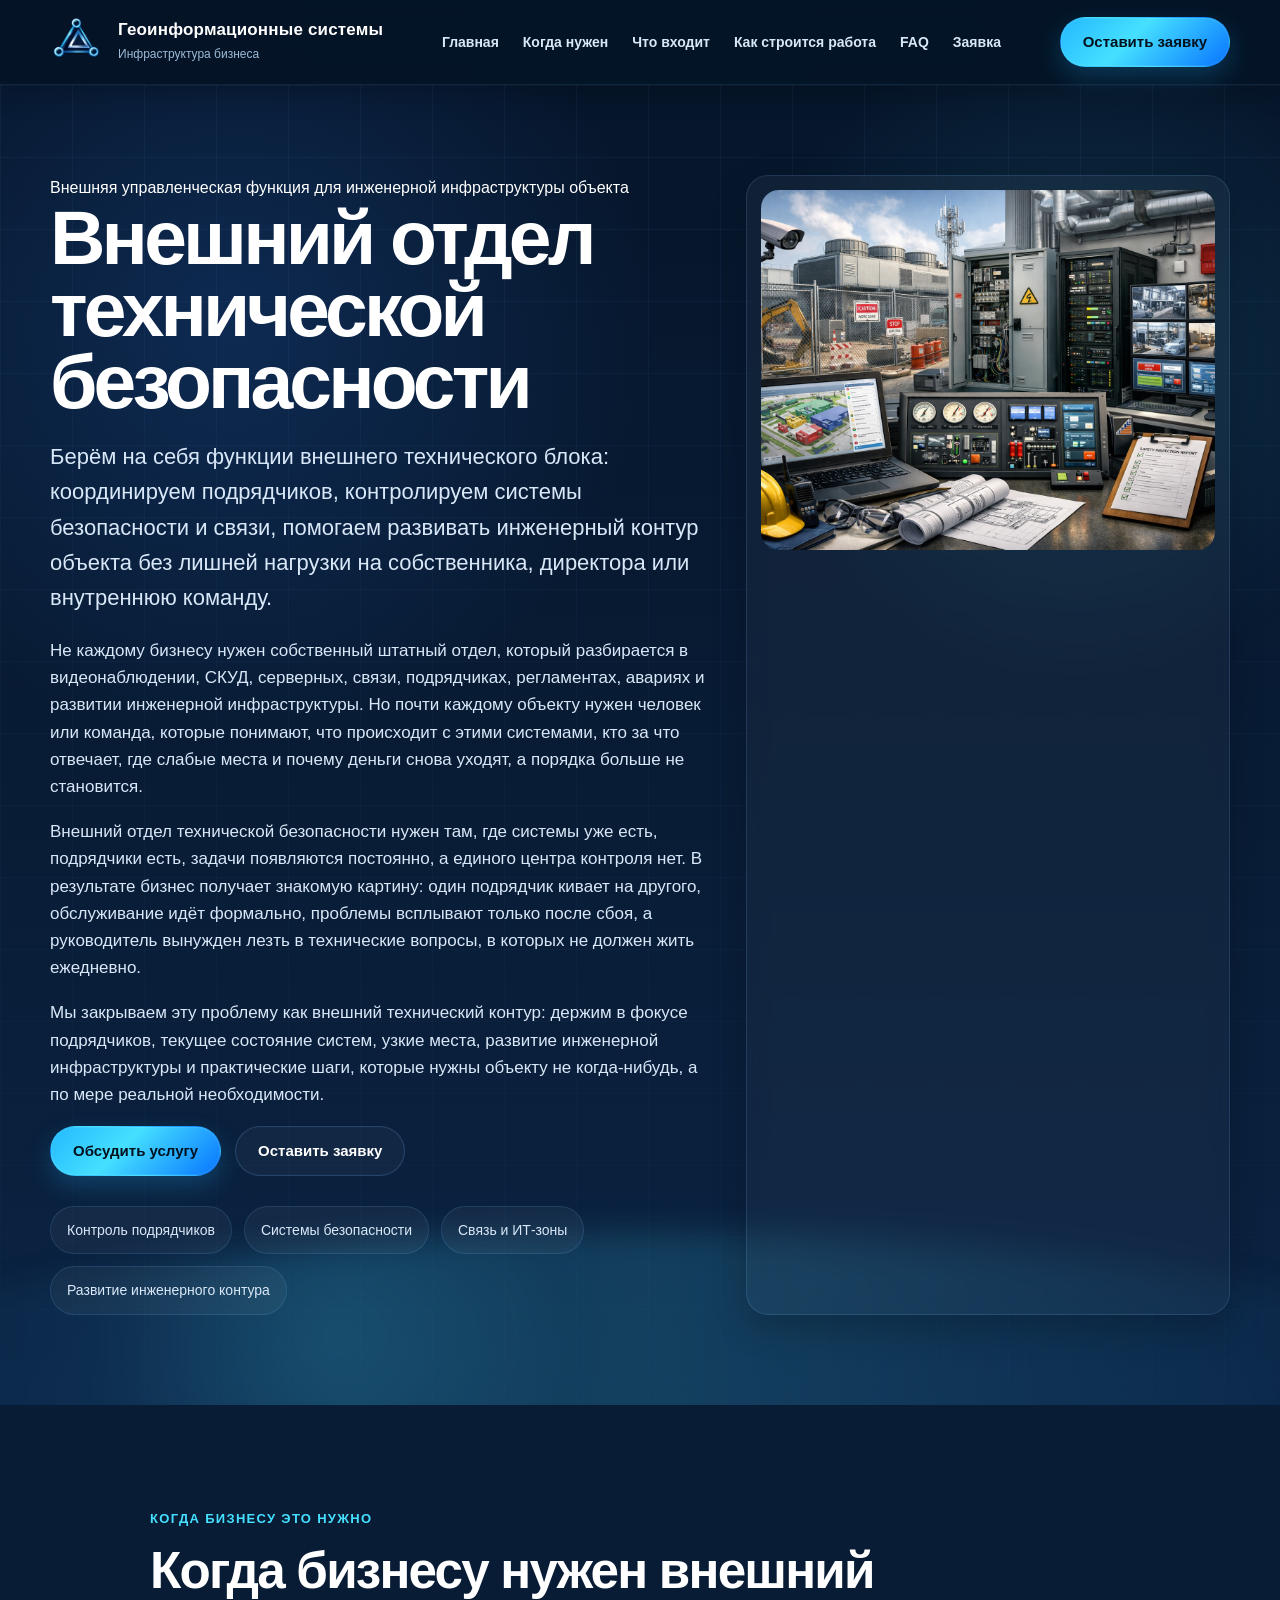
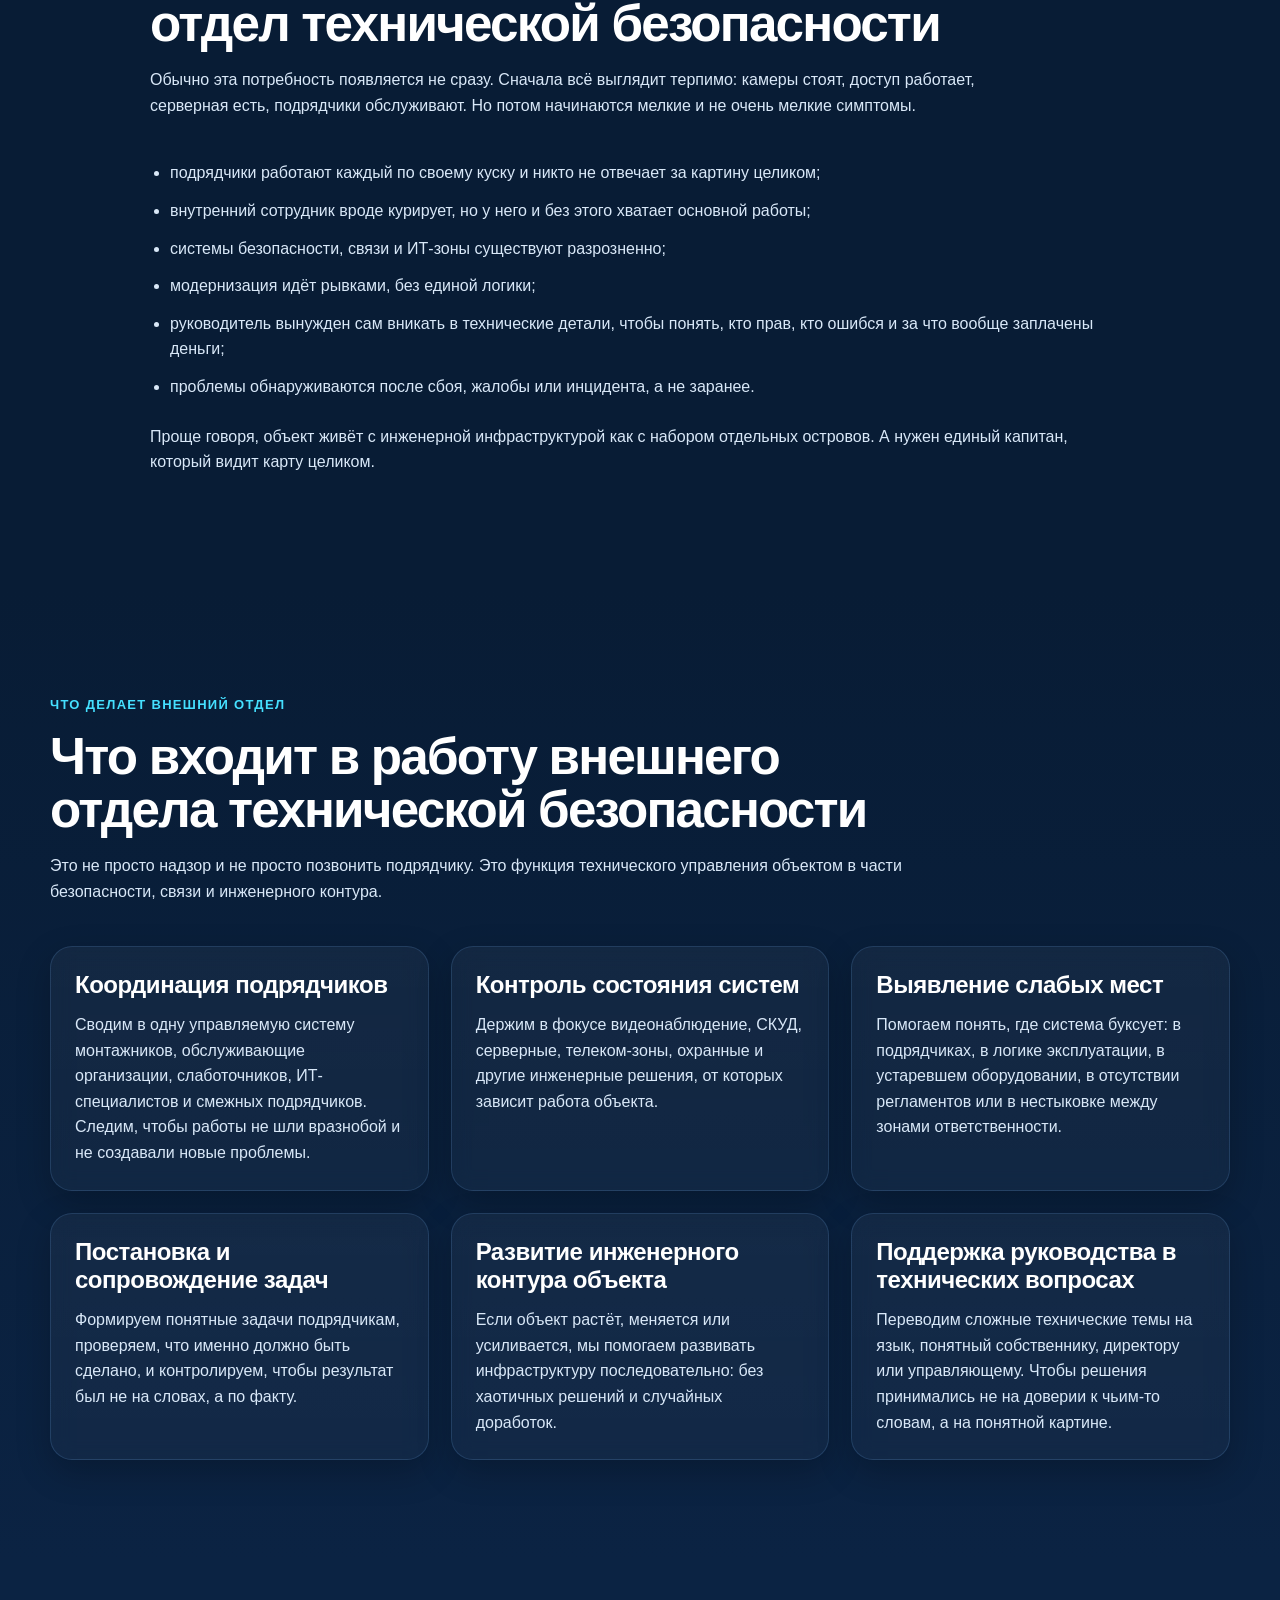
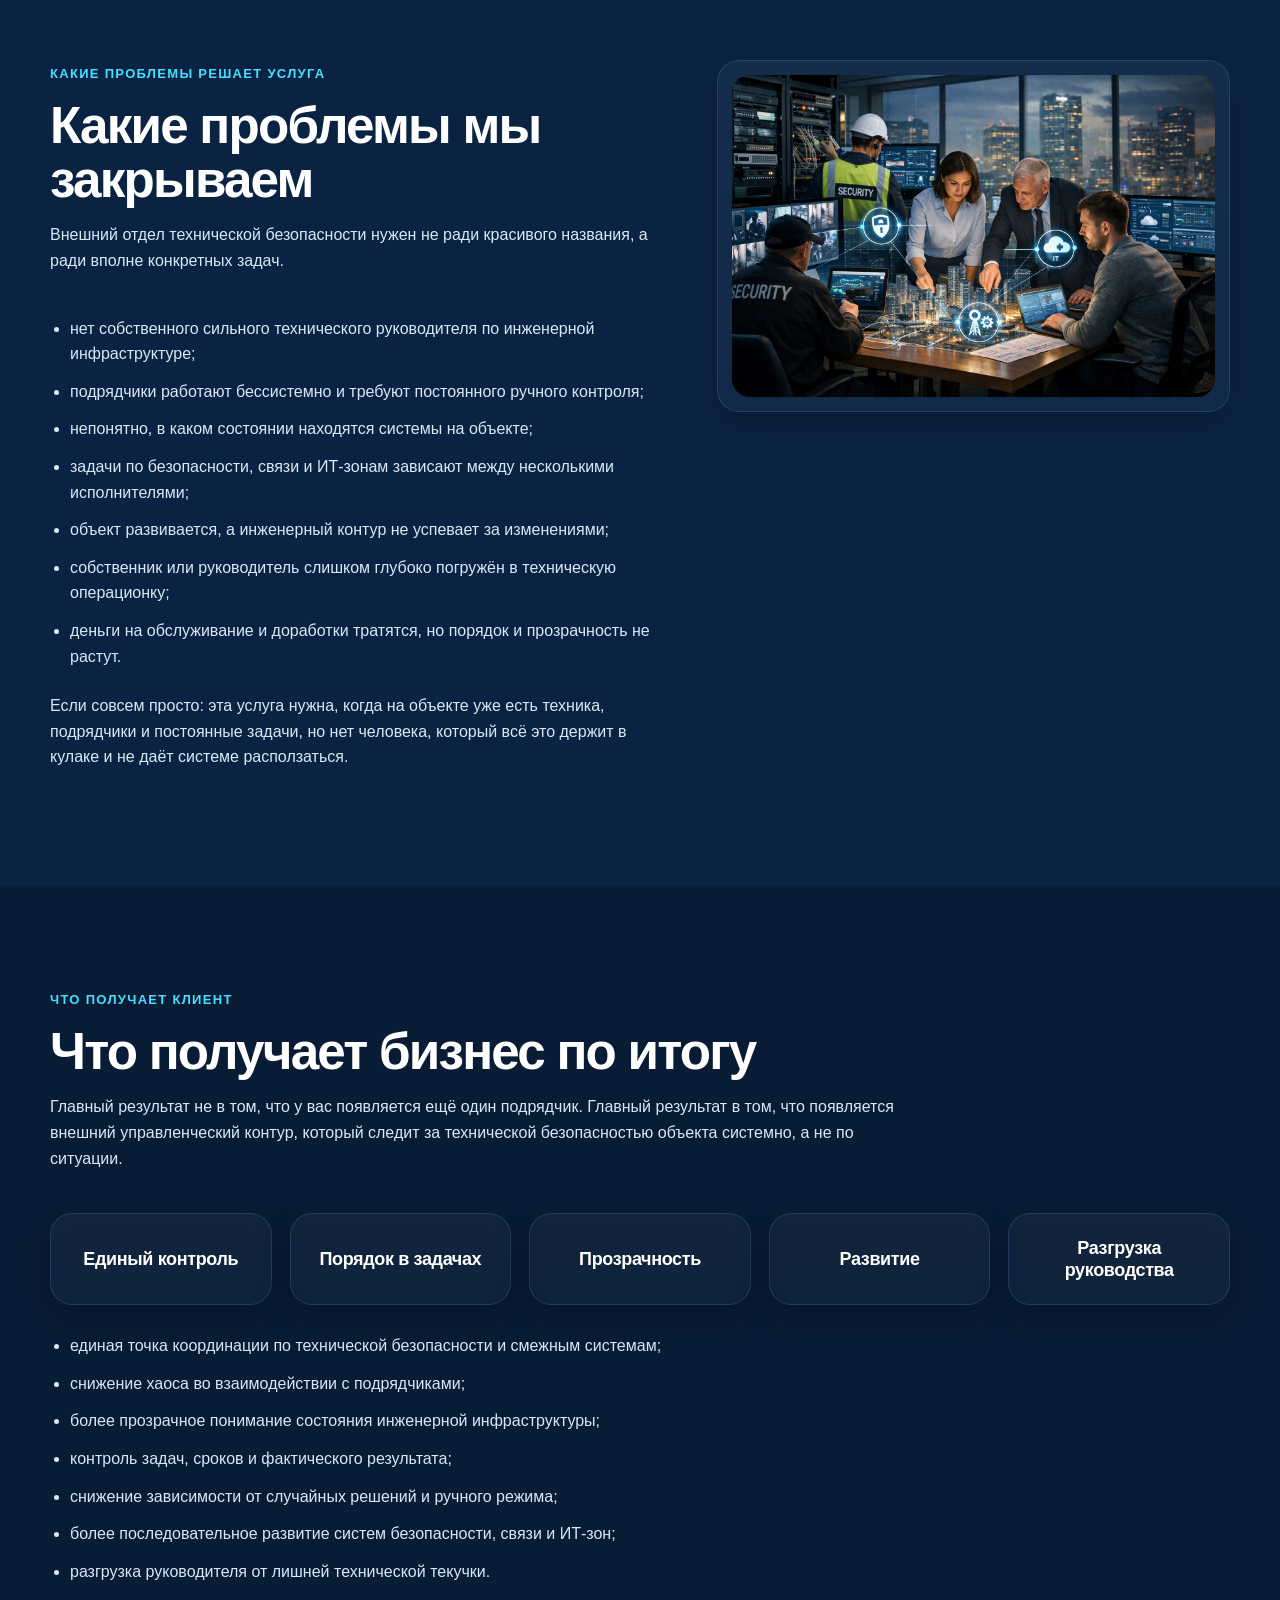
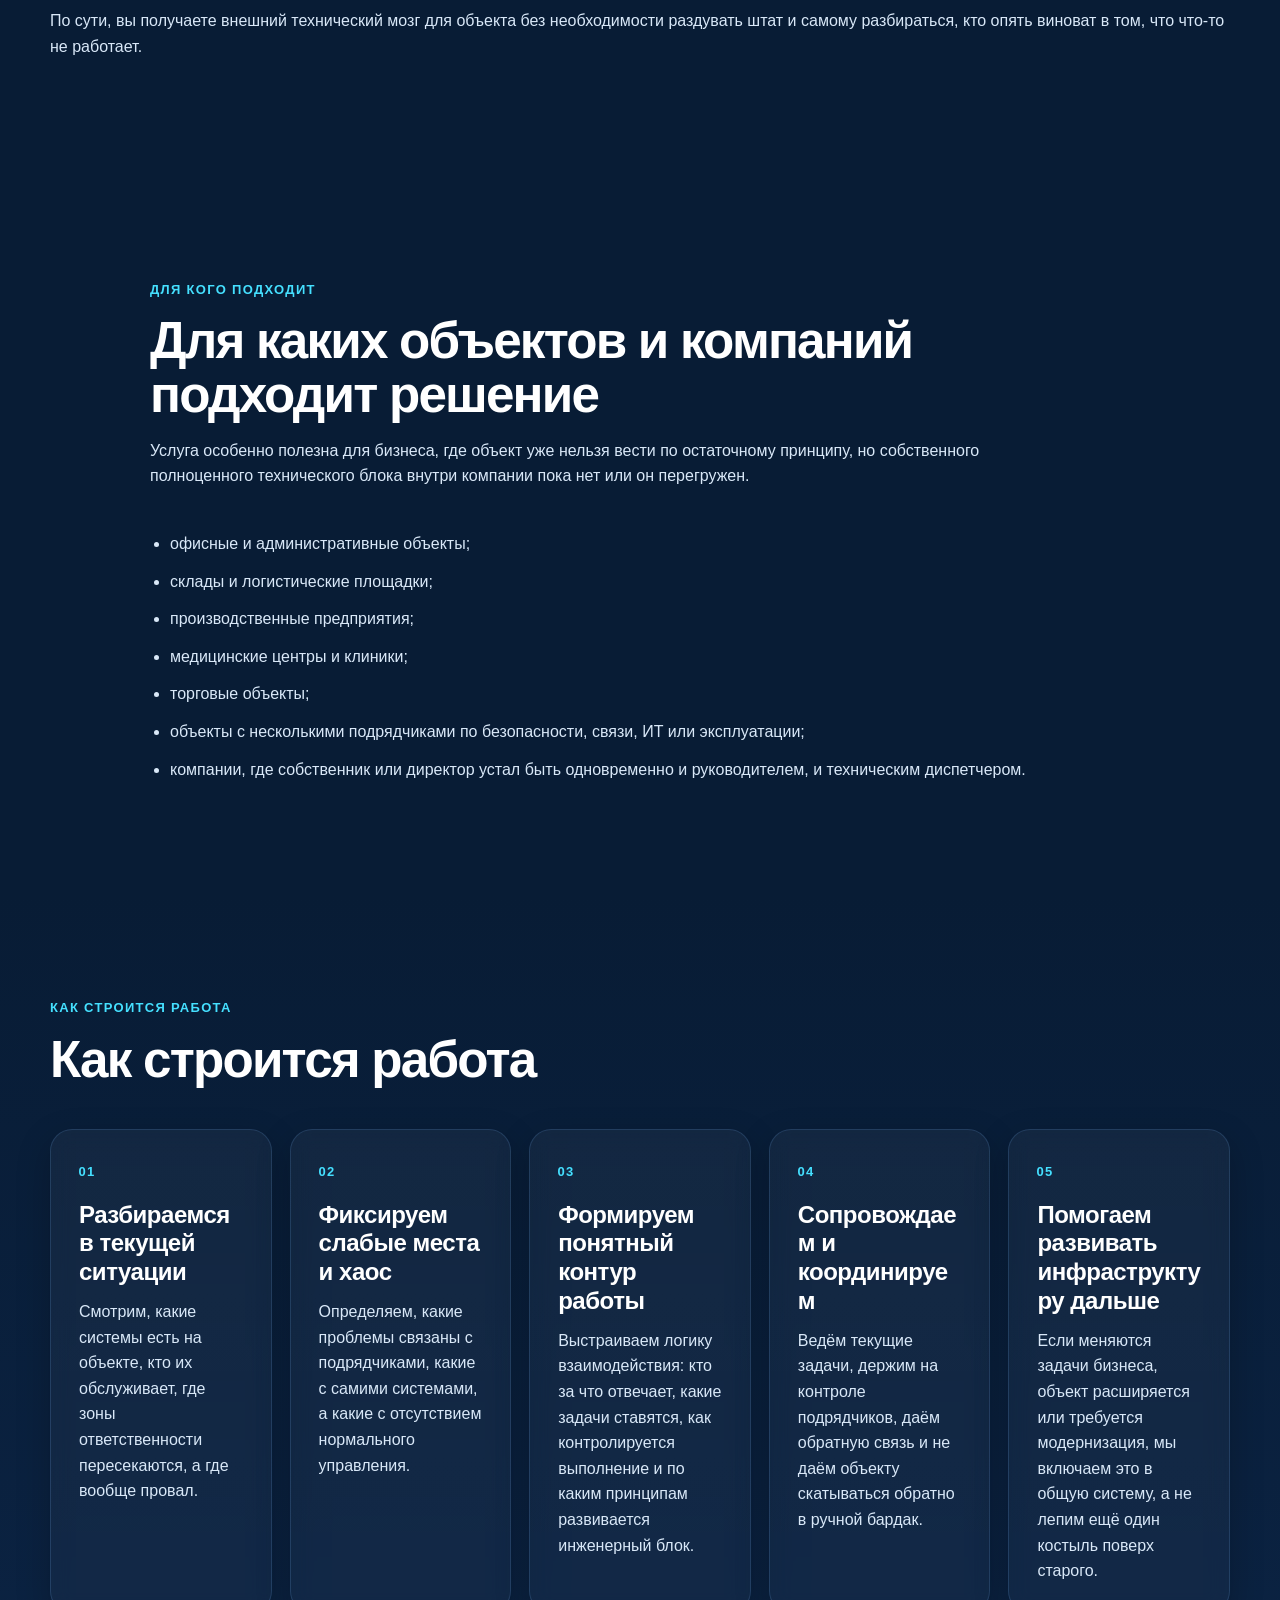
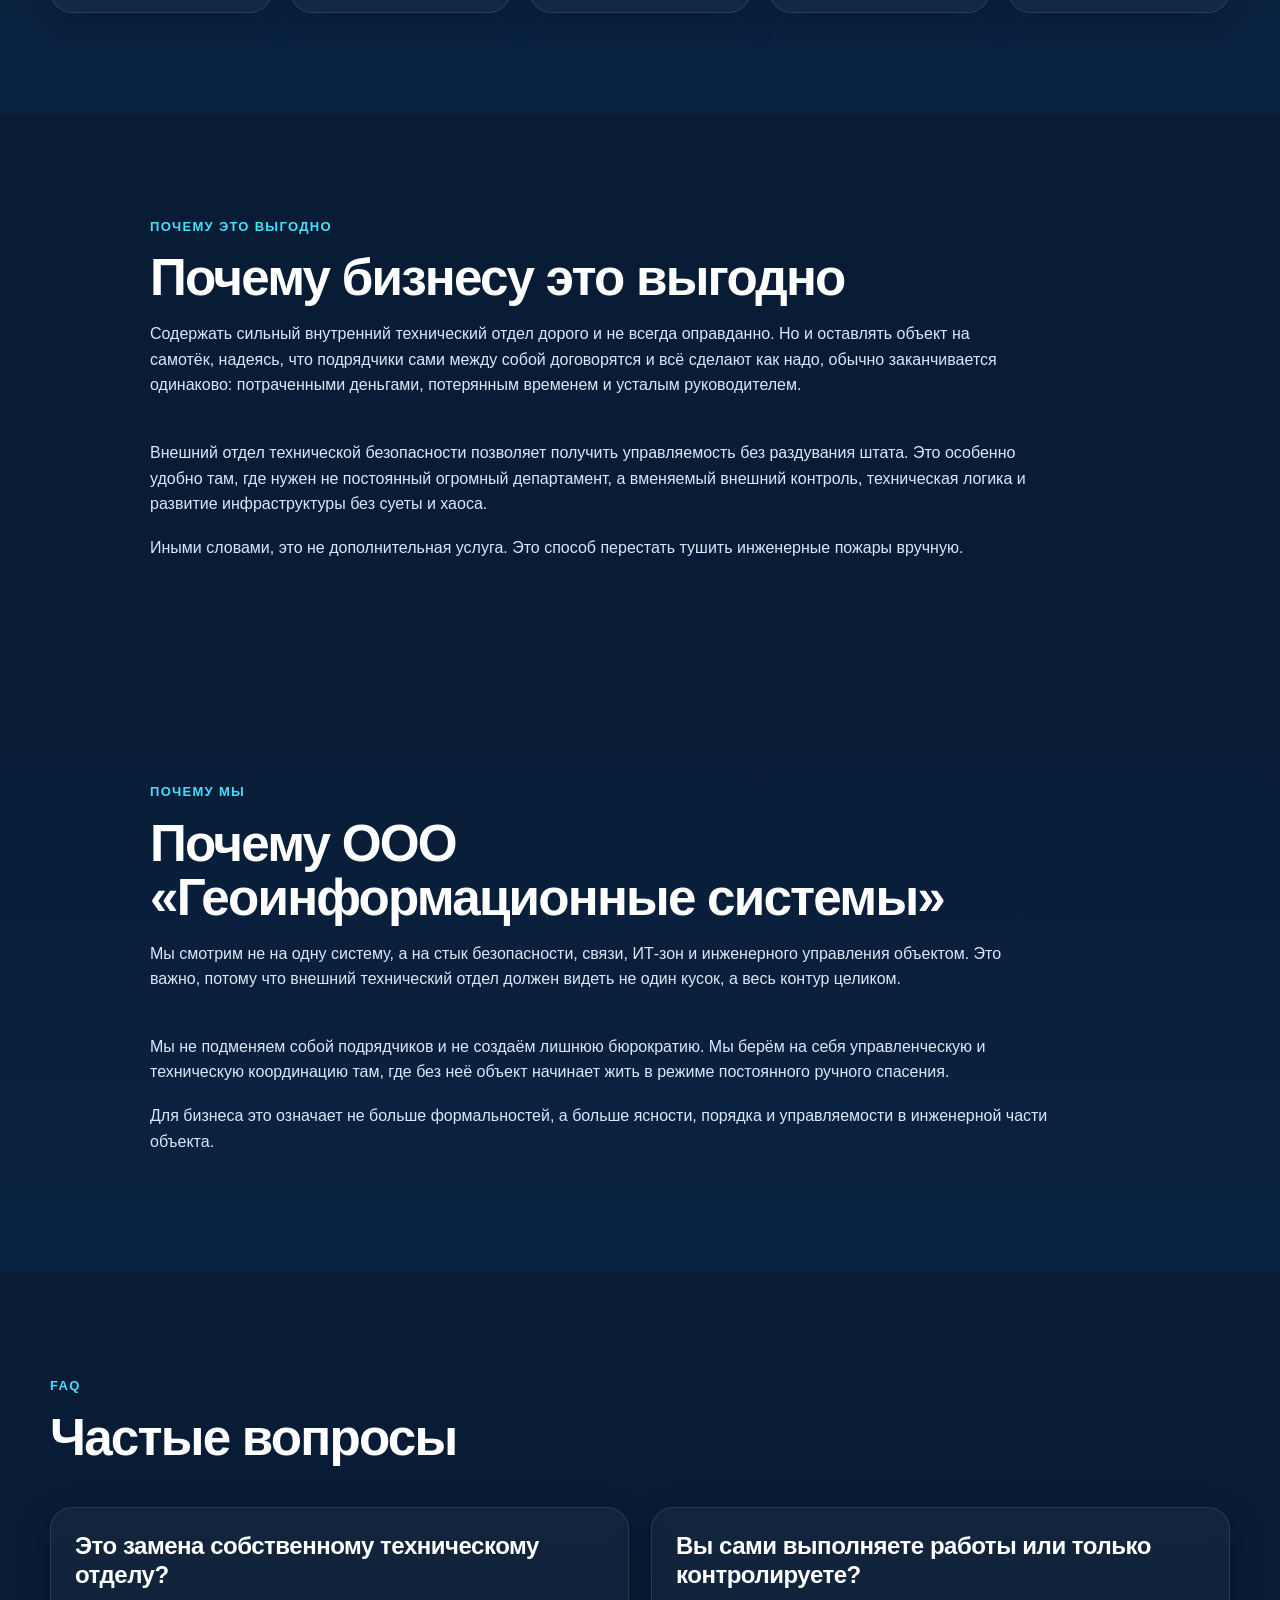
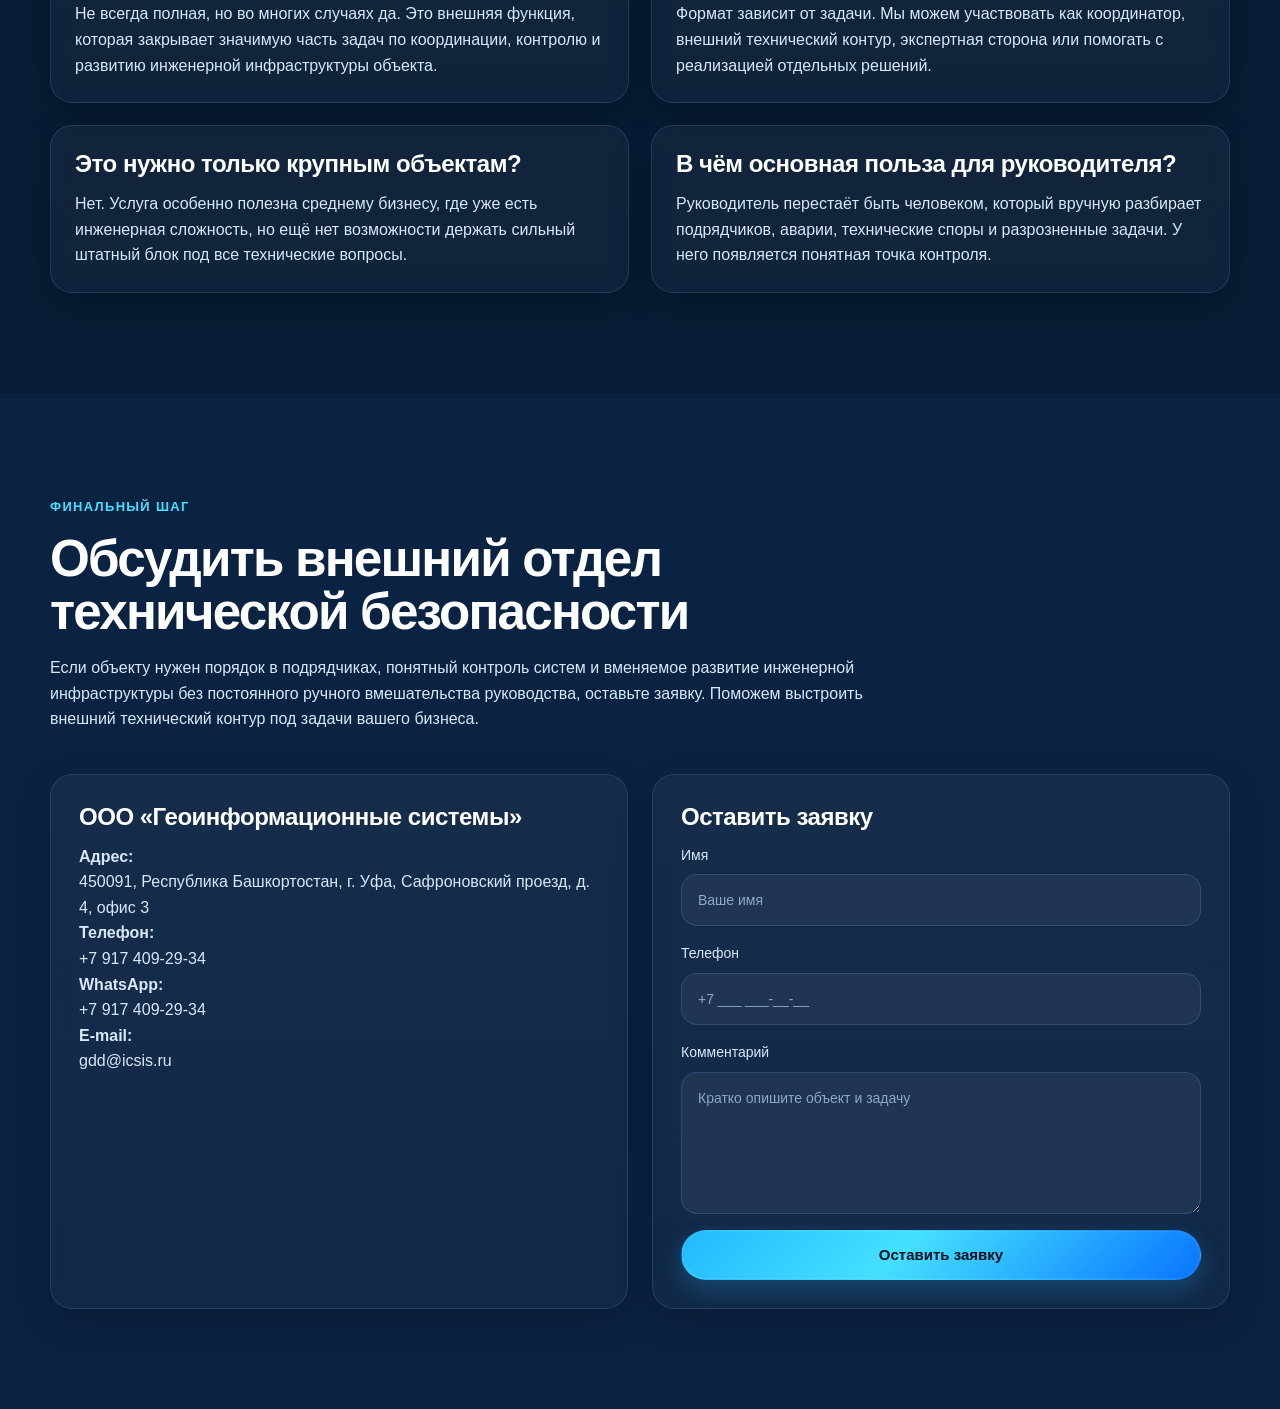
<file: vneshniy-otdel-tekhnicheskoy-bezopasnosti.html>
<!DOCTYPE html>
<html lang="ru">
<head>
  <meta charset="UTF-8" />
  <meta name="viewport" content="width=device-width, initial-scale=1.0" />
  <title>Внешний отдел технической безопасности в Уфе | Контроль подрядчиков и систем | ООО «Геоинформационные системы»</title>
  <meta name="description" content="Внешний отдел технической безопасности для бизнеса: контроль подрядчиков, координация работ, сопровождение систем безопасности, связи и инженерной инфраструктуры объекта. Помогаем держать объект под контролем без содержания собственного технического отдела." />
  <link rel="canonical" href="https://bymbarashka.github.io/vneshniy-otdel-tekhnicheskoy-bezopasnosti.html" />
  <link rel="stylesheet" href="style.css" />
</head>
<body>
  <header class="site-header">
    <div class="container header-container">
      <a href="index.html#top" class="brand">
        <div class="brand-logo">
          <img src="images/logo.png" alt="Логотип Геоинформационные системы" class="logo-img logo-img-small">
        </div>
        <div class="brand-text">
          <span class="brand-title">Геоинформационные системы</span>
          <span class="brand-subtitle">Инфраструктура бизнеса</span>
        </div>
      </a>

      <nav class="main-nav">
        <a href="index.html">Главная</a>
        <a href="#problem">Когда нужен</a>
        <a href="#includes">Что входит</a>
        <a href="#process">Как строится работа</a>
        <a href="#faq">FAQ</a>
        <a href="#contacts">Заявка</a>
      </nav>

      <a class="button button-primary header-button" href="#contacts">Оставить заявку</a>
    </div>
  </header>

  <main>
    <section class="hero service-hero">
      <div class="hero-bg-grid"></div>
      <div class="container service-hero-container">
        <div class="service-hero-content">
          <span class="hero-kicker">Внешняя управленческая функция для инженерной инфраструктуры объекта</span>
          <h1>Внешний отдел технической безопасности</h1>
          <p class="hero-description">
            Берём на себя функции внешнего технического блока: координируем подрядчиков, контролируем системы безопасности и связи, помогаем развивать инженерный контур объекта без лишней нагрузки на собственника, директора или внутреннюю команду.
          </p>

          <p class="service-hero-text">
            Не каждому бизнесу нужен собственный штатный отдел, который разбирается в видеонаблюдении, СКУД, серверных, связи, подрядчиках, регламентах, авариях и развитии инженерной инфраструктуры. Но почти каждому объекту нужен человек или команда, которые понимают, что происходит с этими системами, кто за что отвечает, где слабые места и почему деньги снова уходят, а порядка больше не становится.
          </p>

          <p class="service-hero-text">
            Внешний отдел технической безопасности нужен там, где системы уже есть, подрядчики есть, задачи появляются постоянно, а единого центра контроля нет. В результате бизнес получает знакомую картину: один подрядчик кивает на другого, обслуживание идёт формально, проблемы всплывают только после сбоя, а руководитель вынужден лезть в технические вопросы, в которых не должен жить ежедневно.
          </p>

          <p class="service-hero-text">
            Мы закрываем эту проблему как внешний технический контур: держим в фокусе подрядчиков, текущее состояние систем, узкие места, развитие инженерной инфраструктуры и практические шаги, которые нужны объекту не когда-нибудь, а по мере реальной необходимости.
          </p>

          <div class="hero-buttons">
            <a class="button button-primary" href="#contacts">Обсудить услугу</a>
            <a class="button button-secondary" href="#contacts">Оставить заявку</a>
          </div>

          <div class="hero-tags">
            <span>Контроль подрядчиков</span>
            <span>Системы безопасности</span>
            <span>Связь и ИТ-зоны</span>
            <span>Развитие инженерного контура</span>
          </div>
        </div>

        <div class="service-hero-visual card">
          <img src="images/external-security-office.png" alt="Внешний отдел технической безопасности для бизнеса" class="service-hero-image">
        </div>
      </div>
    </section>

    <section class="section section-about" id="problem">
      <div class="container narrow">
        <div class="section-heading">
          <span class="section-label">Когда бизнесу это нужно</span>
          <h2>Когда бизнесу нужен внешний отдел технической безопасности</h2>
          <p>
            Обычно эта потребность появляется не сразу. Сначала всё выглядит терпимо: камеры стоят, доступ работает, серверная есть, подрядчики обслуживают. Но потом начинаются мелкие и не очень мелкие симптомы.
          </p>
        </div>

        <ul class="service-list-points">
          <li>подрядчики работают каждый по своему куску и никто не отвечает за картину целиком;</li>
          <li>внутренний сотрудник вроде курирует, но у него и без этого хватает основной работы;</li>
          <li>системы безопасности, связи и ИТ-зоны существуют разрозненно;</li>
          <li>модернизация идёт рывками, без единой логики;</li>
          <li>руководитель вынужден сам вникать в технические детали, чтобы понять, кто прав, кто ошибся и за что вообще заплачены деньги;</li>
          <li>проблемы обнаруживаются после сбоя, жалобы или инцидента, а не заранее.</li>
        </ul>

        <p class="service-note">
          Проще говоря, объект живёт с инженерной инфраструктурой как с набором отдельных островов. А нужен единый капитан, который видит карту целиком.
        </p>
      </div>
    </section>

    <section class="section section-solutions" id="includes">
      <div class="container">
        <div class="section-heading">
          <span class="section-label">Что делает внешний отдел</span>
          <h2>Что входит в работу внешнего отдела технической безопасности</h2>
          <p>
            Это не просто надзор и не просто позвонить подрядчику. Это функция технического управления объектом в части безопасности, связи и инженерного контура.
          </p>
        </div>

        <div class="cards-grid service-grid-3">
          <article class="card service-feature-card">
            <h3>Координация подрядчиков</h3>
            <p>Сводим в одну управляемую систему монтажников, обслуживающие организации, слаботочников, ИТ-специалистов и смежных подрядчиков. Следим, чтобы работы не шли вразнобой и не создавали новые проблемы.</p>
          </article>

          <article class="card service-feature-card">
            <h3>Контроль состояния систем</h3>
            <p>Держим в фокусе видеонаблюдение, СКУД, серверные, телеком-зоны, охранные и другие инженерные решения, от которых зависит работа объекта.</p>
          </article>

          <article class="card service-feature-card">
            <h3>Выявление слабых мест</h3>
            <p>Помогаем понять, где система буксует: в подрядчиках, в логике эксплуатации, в устаревшем оборудовании, в отсутствии регламентов или в нестыковке между зонами ответственности.</p>
          </article>

          <article class="card service-feature-card">
            <h3>Постановка и сопровождение задач</h3>
            <p>Формируем понятные задачи подрядчикам, проверяем, что именно должно быть сделано, и контролируем, чтобы результат был не на словах, а по факту.</p>
          </article>

          <article class="card service-feature-card">
            <h3>Развитие инженерного контура объекта</h3>
            <p>Если объект растёт, меняется или усиливается, мы помогаем развивать инфраструктуру последовательно: без хаотичных решений и случайных доработок.</p>
          </article>

          <article class="card service-feature-card">
            <h3>Поддержка руководства в технических вопросах</h3>
            <p>Переводим сложные технические темы на язык, понятный собственнику, директору или управляющему. Чтобы решения принимались не на доверии к чьим-то словам, а на понятной картине.</p>
          </article>
        </div>
      </div>
    </section>

    <section class="section section-services">
      <div class="container service-two-columns">
        <div>
          <div class="section-heading">
            <span class="section-label">Какие проблемы решает услуга</span>
            <h2>Какие проблемы мы закрываем</h2>
            <p>
              Внешний отдел технической безопасности нужен не ради красивого названия, а ради вполне конкретных задач.
            </p>
          </div>

          <ul class="service-list-points">
            <li>нет собственного сильного технического руководителя по инженерной инфраструктуре;</li>
            <li>подрядчики работают бессистемно и требуют постоянного ручного контроля;</li>
            <li>непонятно, в каком состоянии находятся системы на объекте;</li>
            <li>задачи по безопасности, связи и ИТ-зонам зависают между несколькими исполнителями;</li>
            <li>объект развивается, а инженерный контур не успевает за изменениями;</li>
            <li>собственник или руководитель слишком глубоко погружён в техническую операционку;</li>
            <li>деньги на обслуживание и доработки тратятся, но порядок и прозрачность не растут.</li>
          </ul>

          <p class="service-note">
            Если совсем просто: эта услуга нужна, когда на объекте уже есть техника, подрядчики и постоянные задачи, но нет человека, который всё это держит в кулаке и не даёт системе расползаться.
          </p>
        </div>

        <div class="card service-side-image-card">
          <img src="images/project-office.png" alt="Координация подрядчиков и контроль инженерной инфраструктуры объекта" class="service-side-image">
        </div>
      </div>
    </section>

    <section class="section section-benefits">
      <div class="container">
        <div class="section-heading">
          <span class="section-label">Что получает клиент</span>
          <h2>Что получает бизнес по итогу</h2>
          <p>
            Главный результат не в том, что у вас появляется ещё один подрядчик. Главный результат в том, что появляется внешний управленческий контур, который следит за технической безопасностью объекта системно, а не по ситуации.
          </p>
        </div>

        <div class="cards-grid service-grid-5">
          <article class="card service-mini-card"><h3>Единый контроль</h3></article>
          <article class="card service-mini-card"><h3>Порядок в задачах</h3></article>
          <article class="card service-mini-card"><h3>Прозрачность</h3></article>
          <article class="card service-mini-card"><h3>Развитие</h3></article>
          <article class="card service-mini-card"><h3>Разгрузка руководства</h3></article>
        </div>

        <ul class="service-list-points service-list-points-spaced">
          <li>единая точка координации по технической безопасности и смежным системам;</li>
          <li>снижение хаоса во взаимодействии с подрядчиками;</li>
          <li>более прозрачное понимание состояния инженерной инфраструктуры;</li>
          <li>контроль задач, сроков и фактического результата;</li>
          <li>снижение зависимости от случайных решений и ручного режима;</li>
          <li>более последовательное развитие систем безопасности, связи и ИТ-зон;</li>
          <li>разгрузка руководителя от лишней технической текучки.</li>
        </ul>

        <p class="service-note">
          По сути, вы получаете внешний технический мозг для объекта без необходимости раздувать штат и самому разбираться, кто опять виноват в том, что что-то не работает.
        </p>
      </div>
    </section>

    <section class="section section-industries">
      <div class="container narrow">
        <div class="section-heading">
          <span class="section-label">Для кого подходит</span>
          <h2>Для каких объектов и компаний подходит решение</h2>
          <p>
            Услуга особенно полезна для бизнеса, где объект уже нельзя вести по остаточному принципу, но собственного полноценного технического блока внутри компании пока нет или он перегружен.
          </p>
        </div>

        <ul class="service-list-points">
          <li>офисные и административные объекты;</li>
          <li>склады и логистические площадки;</li>
          <li>производственные предприятия;</li>
          <li>медицинские центры и клиники;</li>
          <li>торговые объекты;</li>
          <li>объекты с несколькими подрядчиками по безопасности, связи, ИТ или эксплуатации;</li>
          <li>компании, где собственник или директор устал быть одновременно и руководителем, и техническим диспетчером.</li>
        </ul>
      </div>
    </section>

    <section class="section section-cta" id="process">
      <div class="container">
        <div class="section-heading">
          <span class="section-label">Как строится работа</span>
          <h2>Как строится работа</h2>
        </div>

        <div class="service-timeline">
          <article class="process-step card">
            <span class="step-number">01</span>
            <h3>Разбираемся в текущей ситуации</h3>
            <p>Смотрим, какие системы есть на объекте, кто их обслуживает, где зоны ответственности пересекаются, а где вообще провал.</p>
          </article>

          <article class="process-step card">
            <span class="step-number">02</span>
            <h3>Фиксируем слабые места и хаос</h3>
            <p>Определяем, какие проблемы связаны с подрядчиками, какие с самими системами, а какие с отсутствием нормального управления.</p>
          </article>

          <article class="process-step card">
            <span class="step-number">03</span>
            <h3>Формируем понятный контур работы</h3>
            <p>Выстраиваем логику взаимодействия: кто за что отвечает, какие задачи ставятся, как контролируется выполнение и по каким принципам развивается инженерный блок.</p>
          </article>

          <article class="process-step card">
            <span class="step-number">04</span>
            <h3>Сопровождаем и координируем</h3>
            <p>Ведём текущие задачи, держим на контроле подрядчиков, даём обратную связь и не даём объекту скатываться обратно в ручной бардак.</p>
          </article>

          <article class="process-step card">
            <span class="step-number">05</span>
            <h3>Помогаем развивать инфраструктуру дальше</h3>
            <p>Если меняются задачи бизнеса, объект расширяется или требуется модернизация, мы включаем это в общую систему, а не лепим ещё один костыль поверх старого.</p>
          </article>
        </div>
      </div>
    </section>

    <section class="section section-about">
      <div class="container narrow">
        <div class="section-heading">
          <span class="section-label">Почему это выгодно</span>
          <h2>Почему бизнесу это выгодно</h2>
          <p>
            Содержать сильный внутренний технический отдел дорого и не всегда оправданно. Но и оставлять объект на самотёк, надеясь, что подрядчики сами между собой договорятся и всё сделают как надо, обычно заканчивается одинаково: потраченными деньгами, потерянным временем и усталым руководителем.
          </p>
        </div>

        <div class="service-single-text">
          <p>
            Внешний отдел технической безопасности позволяет получить управляемость без раздувания штата. Это особенно удобно там, где нужен не постоянный огромный департамент, а вменяемый внешний контроль, техническая логика и развитие инфраструктуры без суеты и хаоса.
          </p>
          <p>
            Иными словами, это не дополнительная услуга. Это способ перестать тушить инженерные пожары вручную.
          </p>
        </div>
      </div>
    </section>

    <section class="section section-solutions">
      <div class="container narrow">
        <div class="section-heading">
          <span class="section-label">Почему мы</span>
          <h2>Почему ООО «Геоинформационные системы»</h2>
          <p>
            Мы смотрим не на одну систему, а на стык безопасности, связи, ИТ-зон и инженерного управления объектом. Это важно, потому что внешний технический отдел должен видеть не один кусок, а весь контур целиком.
          </p>
        </div>

        <div class="service-single-text">
          <p>
            Мы не подменяем собой подрядчиков и не создаём лишнюю бюрократию. Мы берём на себя управленческую и техническую координацию там, где без неё объект начинает жить в режиме постоянного ручного спасения.
          </p>
          <p>
            Для бизнеса это означает не больше формальностей, а больше ясности, порядка и управляемости в инженерной части объекта.
          </p>
        </div>
      </div>
    </section>

    <section class="section section-benefits" id="faq">
      <div class="container">
        <div class="section-heading">
          <span class="section-label">FAQ</span>
          <h2>Частые вопросы</h2>
        </div>

        <div class="cards-grid service-grid-2">
          <article class="card service-feature-card">
            <h3>Это замена собственному техническому отделу?</h3>
            <p>Не всегда полная, но во многих случаях да. Это внешняя функция, которая закрывает значимую часть задач по координации, контролю и развитию инженерной инфраструктуры объекта.</p>
          </article>

          <article class="card service-feature-card">
            <h3>Вы сами выполняете работы или только контролируете?</h3>
            <p>Формат зависит от задачи. Мы можем участвовать как координатор, внешний технический контур, экспертная сторона или помогать с реализацией отдельных решений.</p>
          </article>

          <article class="card service-feature-card">
            <h3>Это нужно только крупным объектам?</h3>
            <p>Нет. Услуга особенно полезна среднему бизнесу, где уже есть инженерная сложность, но ещё нет возможности держать сильный штатный блок под все технические вопросы.</p>
          </article>

          <article class="card service-feature-card">
            <h3>В чём основная польза для руководителя?</h3>
            <p>Руководитель перестаёт быть человеком, который вручную разбирает подрядчиков, аварии, технические споры и разрозненные задачи. У него появляется понятная точка контроля.</p>
          </article>
        </div>
      </div>
    </section>

    <section class="section section-contacts" id="contacts">
      <div class="container">
        <div class="section-heading">
          <span class="section-label">Финальный шаг</span>
          <h2>Обсудить внешний отдел технической безопасности</h2>
          <p>
            Если объекту нужен порядок в подрядчиках, понятный контроль систем и вменяемое развитие инженерной инфраструктуры без постоянного ручного вмешательства руководства, оставьте заявку. Поможем выстроить внешний технический контур под задачи вашего бизнеса.
          </p>
        </div>

        <div class="contacts-grid">
          <div class="contact-card card">
            <h3>ООО «Геоинформационные системы»</h3>
            <p><strong>Адрес:</strong><br>450091, Республика Башкортостан, г. Уфа, Сафроновский проезд, д. 4, офис 3</p>
            <p><strong>Телефон:</strong><br><a href="tel:+79174092934">+7 917 409-29-34</a></p>
            <p><strong>WhatsApp:</strong><br><a href="https://wa.me/79174092934" target="_blank" rel="noopener noreferrer">+7 917 409-29-34</a></p>
            <p><strong>E-mail:</strong><br><a href="mailto:gdd@icsis.ru">gdd@icsis.ru</a></p>
          </div>

          <div class="contact-card card">
            <h3>Оставить заявку</h3>
            <form class="contact-form">
              <label>
                Имя
                <input type="text" name="name" placeholder="Ваше имя" />
              </label>

              <label>
                Телефон
                <input type="tel" name="phone" placeholder="+7 ___ ___-__-__" />
              </label>

              <label>
                Комментарий
                <textarea name="message" rows="5" placeholder="Кратко опишите объект и задачу"></textarea>
              </label>

              <button type="submit" class="button button-primary">Оставить заявку</button>
            </form>
          </div>
        </div>
      </div>
    </section>
  </main>
</body>
</html>
</file>
<file: style.css>
:root {
  --bg-main: #06162b;
  --bg-dark: #081c35;
  --bg-mid: #0b2343;
  --bg-card: rgba(255, 255, 255, 0.055);
  --line: rgba(123, 187, 255, 0.16);

  --text-main: #ffffff;
  --text-soft: #d9e8f8;
  --text-muted: #9ebad8;

  --accent: #23b8ff;
  --accent-strong: #45e0ff;
  --accent-deep: #0874ff;

  --shadow-soft: 0 12px 34px rgba(0, 0, 0, 0.22);
  --shadow-accent: 0 18px 40px rgba(35, 184, 255, 0.2);

  --radius-lg: 22px;
  --radius-md: 16px;
  --container: 1180px;
}

*,
*::before,
*::after {
  box-sizing: border-box;
}

html {
  scroll-behavior: smooth;
}

body {
  margin: 0;
  font-family: Arial, Helvetica, sans-serif;
  background:
    radial-gradient(circle at top, rgba(35, 184, 255, 0.06), transparent 25%),
    linear-gradient(180deg, #06162b 0%, #071a33 100%);
  color: var(--text-main);
  line-height: 1.6;
  -webkit-font-smoothing: antialiased;
  text-rendering: optimizeLegibility;
}

a {
  color: inherit;
  text-decoration: none;
}

img {
  max-width: 100%;
  display: block;
}

.container {
  width: min(var(--container), calc(100% - 48px));
  margin: 0 auto;
}

.narrow {
  width: min(980px, calc(100% - 48px));
}

.site-header {
  position: sticky;
  top: 0;
  z-index: 100;
  backdrop-filter: blur(16px);
  background: rgba(5, 18, 35, 0.78);
  border-bottom: 1px solid rgba(123, 187, 255, 0.1);
  box-shadow: 0 8px 24px rgba(0, 0, 0, 0.22);
}

.header-container {
  min-height: 84px;
  display: flex;
  align-items: center;
  justify-content: space-between;
  gap: 28px;
}

.brand {
  display: flex;
  align-items: center;
  gap: 14px;
  min-width: 0;
  transition: opacity 0.2s ease;
}

.brand:hover {
  opacity: 0.95;
}

.brand-logo {
  flex-shrink: 0;
}

.logo-img {
  height: auto;
}

.logo-img-small {
  width: 54px;
}

.brand-text {
  display: flex;
  flex-direction: column;
  gap: 4px;
}

.brand-title {
  font-size: 17px;
  font-weight: 700;
  line-height: 1.2;
  letter-spacing: 0.01em;
}

.brand-subtitle {
  font-size: 12px;
  color: var(--text-muted);
}

.main-nav {
  display: flex;
  align-items: center;
  gap: 24px;
}

.main-nav a {
  position: relative;
  font-size: 14px;
  font-weight: 600;
  color: var(--text-soft);
  transition: color 0.2s ease, opacity 0.2s ease;
}

.main-nav a::after {
  content: "";
  position: absolute;
  left: 0;
  bottom: -8px;
  width: 100%;
  height: 2px;
  border-radius: 999px;
  background: linear-gradient(90deg, var(--accent), var(--accent-strong));
  transform: scaleX(0);
  transform-origin: center;
  transition: transform 0.22s ease;
}

.main-nav a:hover {
  color: #ffffff;
}

.main-nav a:hover::after {
  transform: scaleX(1);
}

.button {
  display: inline-flex;
  align-items: center;
  justify-content: center;
  min-height: 50px;
  padding: 0 22px;
  border-radius: 999px;
  border: 1px solid transparent;
  font-size: 15px;
  font-weight: 700;
  cursor: pointer;
  transition:
    transform 0.2s ease,
    box-shadow 0.25s ease,
    background 0.25s ease,
    border-color 0.25s ease,
    color 0.25s ease;
}

.button:hover {
  transform: translateY(-2px);
}

.button-primary {
  position: relative;
  overflow: hidden;
  background: linear-gradient(135deg, var(--accent) 0%, var(--accent-strong) 42%, var(--accent-deep) 100%);
  color: #03101d;
  box-shadow:
    0 10px 24px rgba(35, 184, 255, 0.22),
    0 0 0 1px rgba(255, 255, 255, 0.08) inset;
}

.button-primary::after {
  content: "";
  position: absolute;
  inset: 0;
  background: linear-gradient(120deg, transparent, rgba(255, 255, 255, 0.28), transparent);
  transform: translateX(-120%);
  transition: transform 0.7s ease;
}

.button-primary:hover::after {
  transform: translateX(120%);
}

.button-primary:hover {
  box-shadow:
    0 18px 34px rgba(35, 184, 255, 0.34),
    0 0 0 1px rgba(255, 255, 255, 0.12) inset;
}

.button-primary-large {
  min-height: 54px;
  padding: 0 28px;
  font-size: 16px;
}

.button-secondary {
  background: rgba(255, 255, 255, 0.035);
  border-color: rgba(123, 187, 255, 0.2);
  color: var(--text-main);
  box-shadow: inset 0 0 0 1px rgba(255, 255, 255, 0.015);
}

.button-secondary:hover {
  background: rgba(255, 255, 255, 0.07);
  border-color: rgba(123, 187, 255, 0.34);
}

.header-button {
  white-space: nowrap;
}

.hero {
  position: relative;
  overflow: hidden;
  background:
    radial-gradient(circle at 18% 18%, rgba(44, 116, 225, 0.2), transparent 28%),
    radial-gradient(circle at 84% 20%, rgba(69, 224, 255, 0.12), transparent 22%),
    linear-gradient(180deg, #06162b 0%, #081c35 54%, #0b2343 100%);
}

.hero-bg-grid {
  position: absolute;
  inset: 0;
  background-image:
    linear-gradient(rgba(123, 187, 255, 0.06) 1px, transparent 1px),
    linear-gradient(90deg, rgba(123, 187, 255, 0.06) 1px, transparent 1px);
  background-size: 72px 72px;
  mask-image: linear-gradient(180deg, rgba(0, 0, 0, 0.95), rgba(0, 0, 0, 0.28));
  pointer-events: none;
}

.hero-bg-glow {
  position: absolute;
  border-radius: 999px;
  filter: blur(50px);
  pointer-events: none;
  opacity: 0.75;
}

.hero-bg-glow-1 {
  top: 12%;
  left: 8%;
  width: 360px;
  height: 360px;
  background: rgba(35, 184, 255, 0.11);
  animation: floatGlow1 12s ease-in-out infinite alternate;
}

.hero-bg-glow-2 {
  right: 8%;
  bottom: 14%;
  width: 420px;
  height: 420px;
  background: rgba(69, 224, 255, 0.08);
  animation: floatGlow2 14s ease-in-out infinite alternate;
}

.hero::after {
  content: "";
  position: absolute;
  left: -10%;
  right: -10%;
  bottom: -88px;
  height: 260px;
  background:
    radial-gradient(circle at 30% 40%, rgba(69, 224, 255, 0.15), transparent 22%),
    linear-gradient(90deg, rgba(14, 67, 140, 0.08), rgba(69, 224, 255, 0.16), rgba(14, 67, 140, 0.08));
  border-radius: 50% 50% 0 0;
  filter: blur(16px);
  pointer-events: none;
}

.hero-container {
  position: relative;
  z-index: 2;
  min-height: calc(100vh - 84px);
  padding: 86px 0 118px;
}

.hero-container-split {
  display: grid;
  grid-template-columns: minmax(0, 0.9fr) minmax(560px, 1.1fr);
  gap: 24px;
  align-items: center;
}

.hero-content {
  max-width: 760px;
  align-self: center;
}

.hero-title-block {
  margin-bottom: 22px;
}

.hero-kicker {
  margin-bottom: 18px;
}

.hero h1 {
  margin: 0 0 22px;
  max-width: 760px;
  font-size: clamp(54px, 6vw, 88px);
  line-height: 0.94;
  letter-spacing: -0.05em;
}

.hero-description {
  max-width: 720px;
  margin: 0 0 22px;
  font-size: clamp(18px, 2vw, 22px);
  color: var(--text-soft);
}

.hero-description-audit {
  max-width: 760px;
}

.hero-lead {
  max-width: 720px;
  margin: 0 0 30px;
  font-size: 17px;
  color: var(--text-soft);
}

.hero-buttons {
  display: flex;
  flex-wrap: wrap;
  gap: 14px;
  margin-bottom: 30px;
}

.hero-tags,
.industry-tags {
  display: flex;
  flex-wrap: wrap;
  gap: 12px;
}

.hero-tags span,
.industry-tags span {
  padding: 12px 16px;
  border-radius: 999px;
  background: rgba(255, 255, 255, 0.045);
  border: 1px solid rgba(123, 187, 255, 0.14);
  color: var(--text-soft);
  font-size: 14px;
  transition: border-color 0.2s ease, background 0.2s ease, transform 0.2s ease;
}

.hero-tags span:hover,
.industry-tags span:hover {
  border-color: rgba(69, 224, 255, 0.28);
  background: rgba(255, 255, 255, 0.07);
  transform: translateY(-1px);
}

.hero-visual {
  display: flex;
  justify-content: flex-end;
  align-items: center;
  min-height: 100%;
}

.hero-visual-frame {
  width: 100%;
  min-height: 620px;
  display: flex;
  align-items: center;
  justify-content: flex-end;
  overflow: visible;
}

.hero-logo-card {
  position: relative;
  width: min(100%, 860px);
  height: min(78vh, 760px);
  min-height: 560px;
  display: flex;
  align-items: center;
  justify-content: center;
  border-radius: 34px;
  background:
    linear-gradient(180deg, rgba(255, 255, 255, 0.03), rgba(255, 255, 255, 0.015)),
    radial-gradient(circle at 50% 50%, rgba(69, 224, 255, 0.12), transparent 58%);
  border: 1px solid rgba(123, 187, 255, 0.1);
  overflow: visible;
  transform: translateX(145px);
}

.hero-logo-card::before {
  content: "";
  position: absolute;
  inset: 0;
  background-image:
    linear-gradient(rgba(123, 187, 255, 0.045) 1px, transparent 1px),
    linear-gradient(90deg, rgba(123, 187, 255, 0.045) 1px, transparent 1px);
  background-size: 64px 64px;
  pointer-events: none;
}

.hero-main-logo {
  position: relative;
  z-index: 1;
  width: min(82%, 500px);
  filter:
    drop-shadow(0 0 22px rgba(69, 224, 255, 0.22))
    drop-shadow(0 0 44px rgba(35, 184, 255, 0.14));
}

.logo-light-overlay {
  position: absolute;
  inset: 0;
  width: 100%;
  height: 100%;
  z-index: 3;
  pointer-events: none;
  overflow: visible;
}

.logo-light-glow {
  opacity: 0.95;
}

.logo-light-core {
  opacity: 1;
}

.section {
  position: relative;
  padding: 100px 0;
}

.section-about,
.section-benefits,
.section-industries {
  background: var(--bg-dark);
}

.section-services,
.section-process,
.section-contacts {
  background: var(--bg-mid);
}

.section-solutions,
.section-cta {
  background: linear-gradient(180deg, #081c35 0%, #0b2343 100%);
}

.section-heading {
  max-width: 860px;
  margin-bottom: 42px;
}

.section-heading-tight {
  max-width: 820px;
}

.section-heading-contacts {
  max-width: 820px;
}

.section-heading-contacts p {
  font-size: 18px;
}

.section-label {
  display: inline-block;
  margin-bottom: 14px;
  color: var(--accent-strong);
  font-size: 13px;
  font-weight: 700;
  letter-spacing: 0.1em;
  text-transform: uppercase;
}

.section-heading h2,
.cta-box h2 {
  margin: 0 0 14px;
  font-size: clamp(30px, 4vw, 54px);
  line-height: 1.05;
  letter-spacing: -0.035em;
}

.section-heading p,
.text-columns p,
.card p,
.cta-box p,
.contact-card p {
  color: var(--text-soft);
}

.text-columns {
  display: grid;
  grid-template-columns: 1fr 1fr;
  gap: 34px;
}

.text-columns p {
  margin: 0;
  max-width: 100%;
  font-size: 17px;
}

.cards-grid {
  display: grid;
  gap: 22px;
}

.cards-grid-3 {
  grid-template-columns: repeat(3, minmax(0, 1fr));
}

.card {
  background:
    linear-gradient(180deg, rgba(255, 255, 255, 0.045), rgba(255, 255, 255, 0.03));
  border: 1px solid var(--line);
  border-radius: var(--radius-lg);
  box-shadow: var(--shadow-soft);
  backdrop-filter: blur(10px);
  transition:
    transform 0.22s ease,
    border-color 0.22s ease,
    box-shadow 0.22s ease;
}

.card:hover {
  transform: translateY(-4px);
  border-color: rgba(69, 224, 255, 0.22);
  box-shadow: 0 18px 42px rgba(0, 0, 0, 0.26);
}

.solution-card {
  overflow: hidden;
  display: flex;
  flex-direction: column;
  padding: 0;
}

.solution-image {
  width: 100%;
  height: 188px;
  object-fit: cover;
  object-position: center;
}

.solution-image-wide {
  height: 240px;
}

.solution-content {
  padding: 20px 22px 24px;
}

.solution-badge {
  display: inline-flex;
  align-items: center;
  justify-content: center;
  margin-bottom: 12px;
  padding: 8px 12px;
  border-radius: 999px;
  background: rgba(69, 224, 255, 0.12);
  border: 1px solid rgba(69, 224, 255, 0.22);
  color: var(--accent-strong);
  font-size: 12px;
  font-weight: 700;
  letter-spacing: 0.08em;
  text-transform: uppercase;
}

.solution-card-featured {
  border-color: rgba(69, 224, 255, 0.26);
  box-shadow:
    0 18px 42px rgba(0, 0, 0, 0.24),
    0 0 0 1px rgba(69, 224, 255, 0.08) inset;
}

.card h3 {
  margin: 0 0 12px;
  font-size: 24px;
  line-height: 1.2;
  letter-spacing: -0.02em;
  overflow-wrap: anywhere;
  word-break: break-word;
}

.card p {
  margin: 0;
  font-size: 16px;
}

.solution-card-wide {
  grid-column: span 3;
}

.services-columns {
  display: grid;
  grid-template-columns: repeat(3, minmax(0, 1fr));
  gap: 22px;
}

.service-list,
.benefit-item,
.process-step,
.contact-card {
  padding: 28px;
}

.service-list ul {
  margin: 16px 0 0;
  padding-left: 18px;
}

.service-list li {
  margin-bottom: 10px;
  color: var(--text-soft);
}

.benefits-grid {
  display: grid;
  grid-template-columns: repeat(3, minmax(0, 1fr));
  gap: 22px;
}

.process-grid {
  display: grid;
  grid-template-columns: repeat(5, minmax(0, 1fr));
  gap: 18px;
}

.step-number {
  display: inline-block;
  margin-bottom: 18px;
  font-size: 13px;
  font-weight: 700;
  color: var(--accent-strong);
  letter-spacing: 0.1em;
}

.process-step-accent {
  border-color: rgba(69, 224, 255, 0.24);
  box-shadow:
    0 18px 42px rgba(0, 0, 0, 0.24),
    0 0 0 1px rgba(69, 224, 255, 0.08) inset;
}

.cta-box {
  text-align: center;
  padding: 42px 34px;
  border: 1px solid rgba(123, 187, 255, 0.14);
  border-radius: 28px;
  background:
    linear-gradient(180deg, rgba(255, 255, 255, 0.04), rgba(255, 255, 255, 0.025));
  box-shadow: var(--shadow-accent);
}

.cta-box-audit {
  max-width: 980px;
}

.cta-box p {
  max-width: 760px;
  margin: 0 auto 26px;
  font-size: 18px;
}

.contacts-grid {
  display: grid;
  grid-template-columns: 1fr 1fr;
  gap: 24px;
}

.contacts-grid-improved {
  align-items: stretch;
}

.contact-card-info,
.contact-card-form {
  min-height: 100%;
}

.contact-card-info {
  display: flex;
  flex-direction: column;
  justify-content: center;
}

.contact-card-info h3,
.contact-card-form h3 {
  margin-bottom: 24px;
  font-size: 36px;
  line-height: 1.05;
  letter-spacing: -0.03em;
  overflow-wrap: anywhere;
  word-break: break-word;
}

.contact-list {
  display: grid;
  gap: 22px;
}

.contact-row {
  display: grid;
  gap: 8px;
  text-align: left;
}

.contact-label {
  display: inline-block;
  font-size: 13px;
  font-weight: 700;
  letter-spacing: 0.1em;
  text-transform: uppercase;
  color: var(--accent-strong);
}

.contact-row p {
  margin: 0;
  font-size: 24px;
  line-height: 1.4;
  color: #f3f9ff;
}

.contact-row a {
  color: #9ce7ff;
  transition: color 0.2s ease;
}

.contact-row a:hover {
  color: #ffffff;
}

.contact-form {
  display: grid;
  gap: 16px;
}

.contact-form label {
  display: grid;
  gap: 8px;
  font-size: 14px;
  color: var(--text-soft);
}

.contact-form input,
.contact-form textarea {
  width: 100%;
  border: 1px solid rgba(123, 187, 255, 0.18);
  background: rgba(255, 255, 255, 0.05);
  color: #ffffff;
  border-radius: var(--radius-md);
  padding: 14px 16px;
  font: inherit;
  outline: none;
  transition: border-color 0.2s ease, box-shadow 0.2s ease, background 0.2s ease;
}

.contact-form input::placeholder,
.contact-form textarea::placeholder {
  color: #8ea9c6;
}

.contact-form input:focus,
.contact-form textarea:focus {
  border-color: rgba(69, 224, 255, 0.46);
  background: rgba(255, 255, 255, 0.065);
  box-shadow: 0 0 0 4px rgba(69, 224, 255, 0.08);
}

.site-footer {
  padding: 36px 0 24px;
  background: linear-gradient(180deg, #061326 0%, #04101e 100%);
  border-top: 1px solid rgba(123, 187, 255, 0.1);
}

.footer-container {
  display: flex;
  flex-direction: column;
  gap: 28px;
}

.footer-top {
  display: grid;
  grid-template-columns: 1.2fr 1fr 1fr;
  gap: 28px;
  align-items: start;
}

.footer-brand-block {
  display: flex;
  align-items: center;
  gap: 16px;
}

.footer-logo {
  width: 64px;
  flex-shrink: 0;
  filter: drop-shadow(0 0 14px rgba(69, 224, 255, 0.16));
}

.footer-brand-text {
  display: flex;
  flex-direction: column;
  gap: 6px;
}

.footer-brand-text strong {
  font-size: 22px;
  line-height: 1.1;
  letter-spacing: -0.02em;
}

.footer-brand-text span {
  font-size: 14px;
  color: var(--text-muted);
}

.footer-links,
.footer-contacts {
  display: flex;
  flex-direction: column;
  gap: 12px;
}

.footer-links a,
.footer-contacts a {
  color: var(--text-soft);
  font-size: 15px;
  transition: color 0.2s ease;
}

.footer-links a:hover,
.footer-contacts a:hover {
  color: #ffffff;
}

.footer-bottom {
  padding-top: 18px;
  border-top: 1px solid rgba(123, 187, 255, 0.08);
  text-align: center;
  color: var(--text-muted);
  font-size: 14px;
}

/* ===== SERVICE PAGE BASE ===== */

.service-hero .service-hero-container {
  position: relative;
  z-index: 2;
  min-height: auto;
  display: grid;
  grid-template-columns: 1.15fr 0.85fr;
  gap: 40px;
  align-items: center;
  padding: 90px 0 90px;
}

.service-hero-content {
  max-width: 760px;
}

.service-hero-text {
  margin: 0 0 18px;
  color: var(--text-soft);
  font-size: 17px;
}

.service-hero-visual {
  padding: 14px;
  overflow: hidden;
  align-self: stretch;
}

.service-hero-image,
.service-side-image {
  width: 100%;
  height: 100%;
  min-height: 240px;
  max-height: 360px;
  object-fit: cover;
  border-radius: 18px;
  display: block;
}

.service-grid-2 {
  display: grid;
  grid-template-columns: repeat(2, minmax(0, 1fr));
  gap: 22px;
}

.service-grid-3 {
  display: grid;
  grid-template-columns: repeat(3, minmax(0, 1fr));
  gap: 22px;
}

.service-grid-5 {
  display: grid;
  grid-template-columns: repeat(5, minmax(0, 1fr));
  gap: 18px;
}

.service-feature-card {
  padding: 24px;
  overflow-wrap: anywhere;
  word-break: break-word;
}

.service-feature-card h3,
.service-mini-card h3,
.section-heading h2,
.process-step h3 {
  overflow-wrap: anywhere;
  word-break: break-word;
}

.service-mini-card {
  padding: 18px 16px;
  text-align: center;
  display: flex;
  align-items: center;
  justify-content: center;
  min-height: 92px;
}

.service-mini-card h3 {
  margin: 0;
  font-size: 18px;
  line-height: 1.25;
}

.service-two-columns {
  display: grid;
  grid-template-columns: 1.1fr 0.9fr;
  gap: 40px;
  align-items: start;
}

.service-side-image-card {
  padding: 14px;
  overflow: hidden;
}

.service-list-points {
  margin: 0;
  padding-left: 20px;
  color: var(--text-soft);
}

.service-list-points li {
  margin-bottom: 12px;
}

.service-list-points-spaced {
  margin-top: 28px;
}

.service-note {
  margin-top: 24px;
  color: var(--text-soft);
}

.service-inline-cta {
  margin-top: 30px;
  padding: 28px;
  display: flex;
  justify-content: space-between;
  align-items: center;
  gap: 18px;
}

.service-inline-cta h3 {
  margin: 0 0 10px;
  overflow-wrap: anywhere;
}

.service-inline-cta p {
  margin: 0;
  color: var(--text-soft);
}

.service-timeline {
  display: grid;
  grid-template-columns: repeat(5, minmax(0, 1fr));
  gap: 18px;
}

.service-single-text {
  max-width: 920px;
}

.service-single-text p {
  margin: 0 0 18px;
  color: var(--text-soft);
}

/* ===== ANIMATIONS ===== */

@keyframes floatGlow1 {
  0% {
    transform: translate3d(0, 0, 0) scale(1);
  }
  100% {
    transform: translate3d(30px, -16px, 0) scale(1.08);
  }
}

@keyframes floatGlow2 {
  0% {
    transform: translate3d(0, 0, 0) scale(1);
  }
  100% {
    transform: translate3d(-24px, 18px, 0) scale(1.06);
  }
}

/* ===== RESPONSIVE ===== */

@media (max-width: 1180px) {
  .main-nav {
    gap: 18px;
  }

  .cards-grid-3,
  .services-columns,
  .benefits-grid {
    grid-template-columns: repeat(2, minmax(0, 1fr));
  }

  .solution-card-wide {
    grid-column: span 2;
  }

  .process-grid,
  .service-grid-5,
  .service-timeline {
    grid-template-columns: repeat(3, minmax(0, 1fr));
  }

  .hero-container-split {
    grid-template-columns: minmax(0, 1fr) minmax(460px, 1fr);
    gap: 24px;
  }

  .hero-logo-card {
    width: min(100%, 700px);
    height: min(68vh, 600px);
    min-height: 460px;
    transform: translateX(30px);
  }

  .hero-main-logo {
    width: min(78%, 420px);
  }

  .service-hero .service-hero-container,
  .service-two-columns {
    grid-template-columns: 1fr;
  }

  .service-hero-visual {
    max-width: 760px;
  }
}

@media (max-width: 980px) {
  .hero-container-split {
    grid-template-columns: 1fr;
    gap: 34px;
  }

  .hero-visual,
  .hero-visual-frame {
    justify-content: center;
  }

  .hero-visual-frame {
    min-height: 420px;
  }

  .hero-logo-card {
    width: min(100%, 520px);
    height: 380px;
    min-height: 380px;
    transform: none;
  }

  .hero-main-logo {
    width: min(62%, 260px);
  }

  .footer-top {
    grid-template-columns: 1fr;
    text-align: center;
  }

  .footer-brand-block {
    justify-content: center;
  }

  .footer-links,
  .footer-contacts {
    align-items: center;
  }

  .contact-card-info h3,
  .contact-card-form h3 {
    font-size: 30px;
  }

  .contact-row p {
    font-size: 20px;
  }
}

@media (max-width: 920px) {
  .header-container {
    flex-wrap: wrap;
    justify-content: center;
    padding: 16px 0;
  }

  .main-nav {
    order: 3;
    width: 100%;
    justify-content: center;
    flex-wrap: wrap;
  }

  .header-button {
    order: 2;
  }

  .text-columns,
  .contacts-grid {
    grid-template-columns: 1fr;
  }

  .hero-container {
    min-height: auto;
    padding: 72px 0 100px;
  }

  .hero h1 {
    line-height: 1;
  }

  .service-grid-3,
  .service-grid-2,
  .service-grid-5,
  .service-timeline {
    grid-template-columns: repeat(2, minmax(0, 1fr));
  }

  .service-inline-cta {
    flex-direction: column;
    align-items: flex-start;
  }
}

@media (max-width: 680px) {
  .container,
  .narrow {
    width: min(var(--container), calc(100% - 24px));
  }

  .section {
    padding: 76px 0;
  }

  .cards-grid-3,
  .services-columns,
  .benefits-grid,
  .process-grid,
  .service-grid-3,
  .service-grid-2,
  .service-grid-5,
  .service-timeline {
    grid-template-columns: 1fr;
  }

  .solution-card-wide {
    grid-column: span 1;
  }

  .brand {
    justify-content: center;
  }

  .brand-text {
    display: none;
  }

  .logo-img-small {
    width: 48px;
  }

  .hero h1 {
    font-size: 46px;
  }

  .hero-description {
    font-size: 18px;
  }

  .hero-lead {
    font-size: 16px;
  }

  .button {
    width: 100%;
  }

  .hero-buttons {
    flex-direction: column;
  }

  .solution-image {
    height: 180px;
  }

  .solution-image-wide {
    height: 200px;
  }

  .cta-box {
    padding: 30px 20px;
  }

  .hero-logo-card {
    height: 320px;
    min-height: 320px;
    border-radius: 24px;
  }

  .hero-main-logo {
    width: min(62%, 240px);
  }

  .contact-card-info h3,
  .contact-card-form h3 {
    font-size: 26px;
  }

  .contact-row p {
    font-size: 18px;
  }

  .footer-brand-text strong {
    font-size: 18px;
  }

  .service-hero .service-hero-container {
    padding: 70px 0 70px;
    gap: 24px;
  }

  .service-hero-image,
  .service-side-image {
    min-height: 200px;
    max-height: 240px;
  }

  .service-mini-card {
    min-height: auto;
  }
}

@media (prefers-reduced-motion: reduce) {
  html {
    scroll-behavior: auto;
  }

  *,
  *::before,
  *::after {
    animation: none !important;
    transition: none !important;
  }
}
</file>
